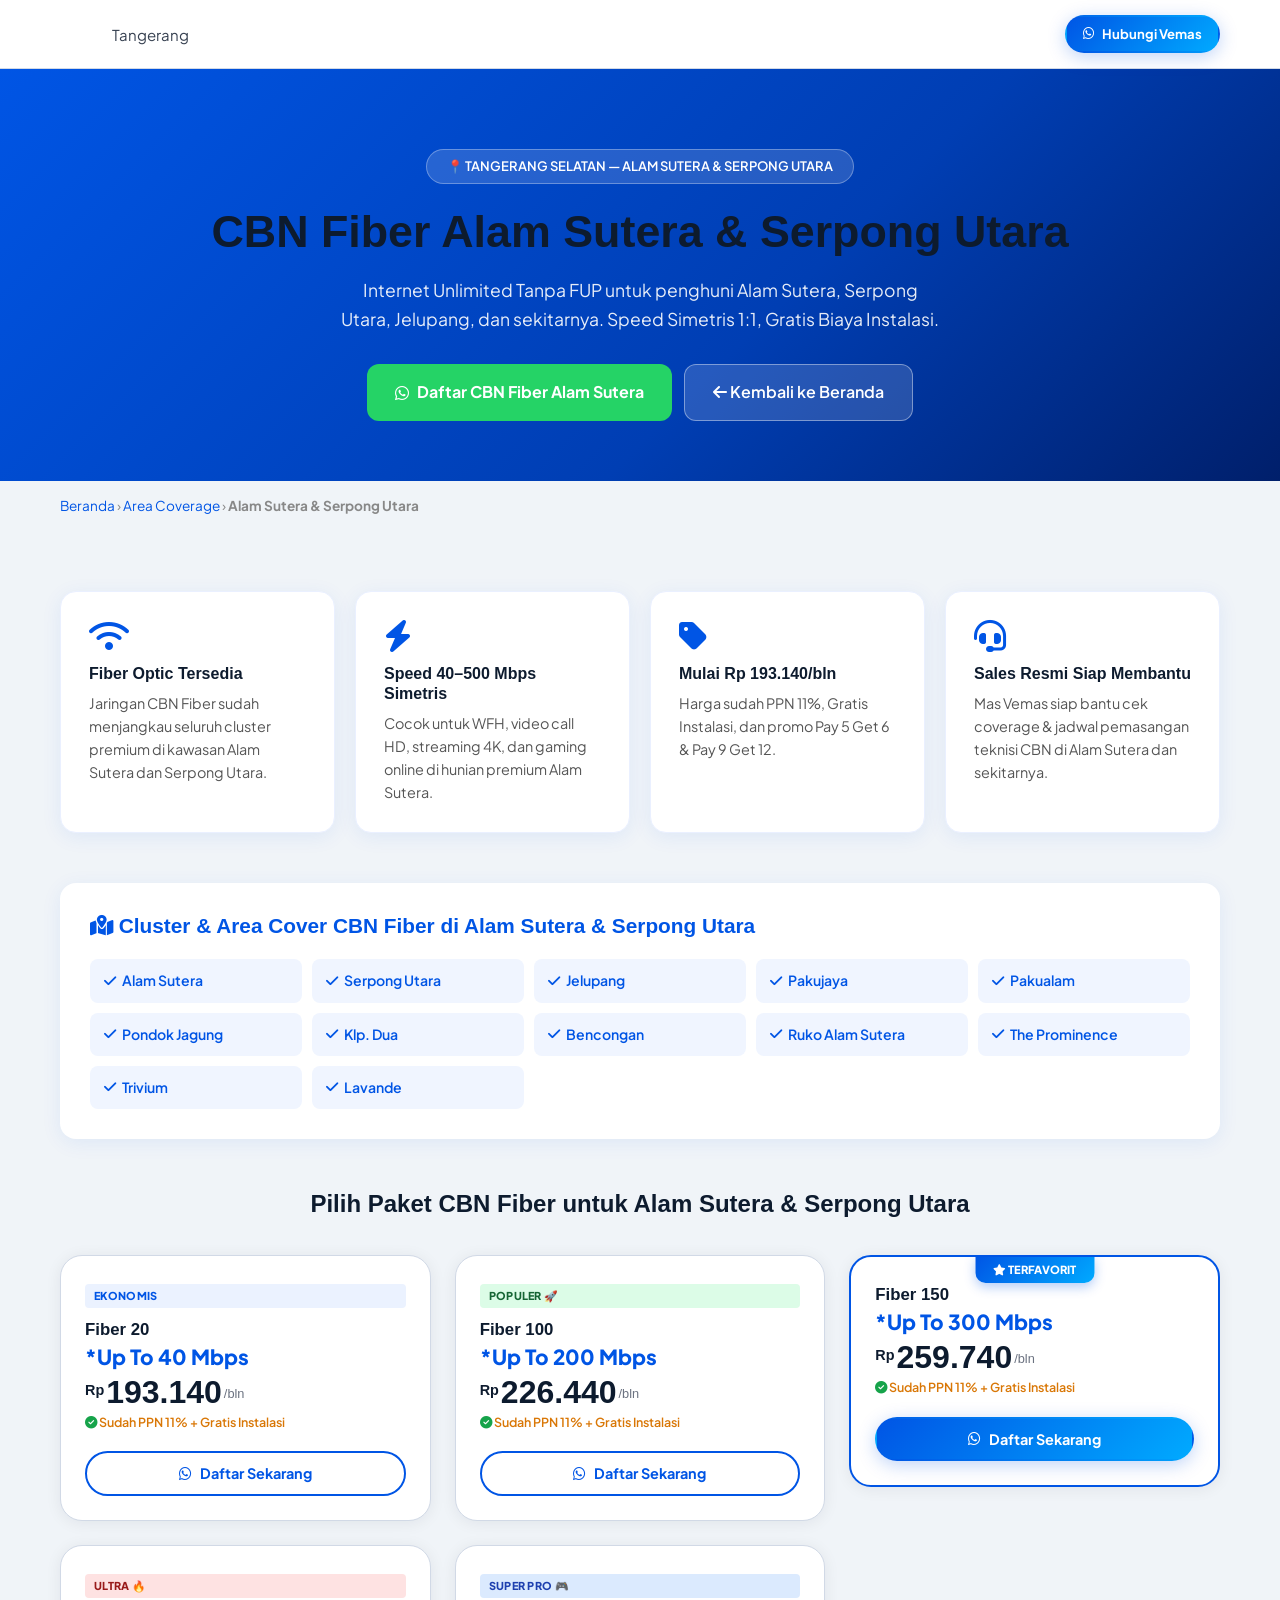
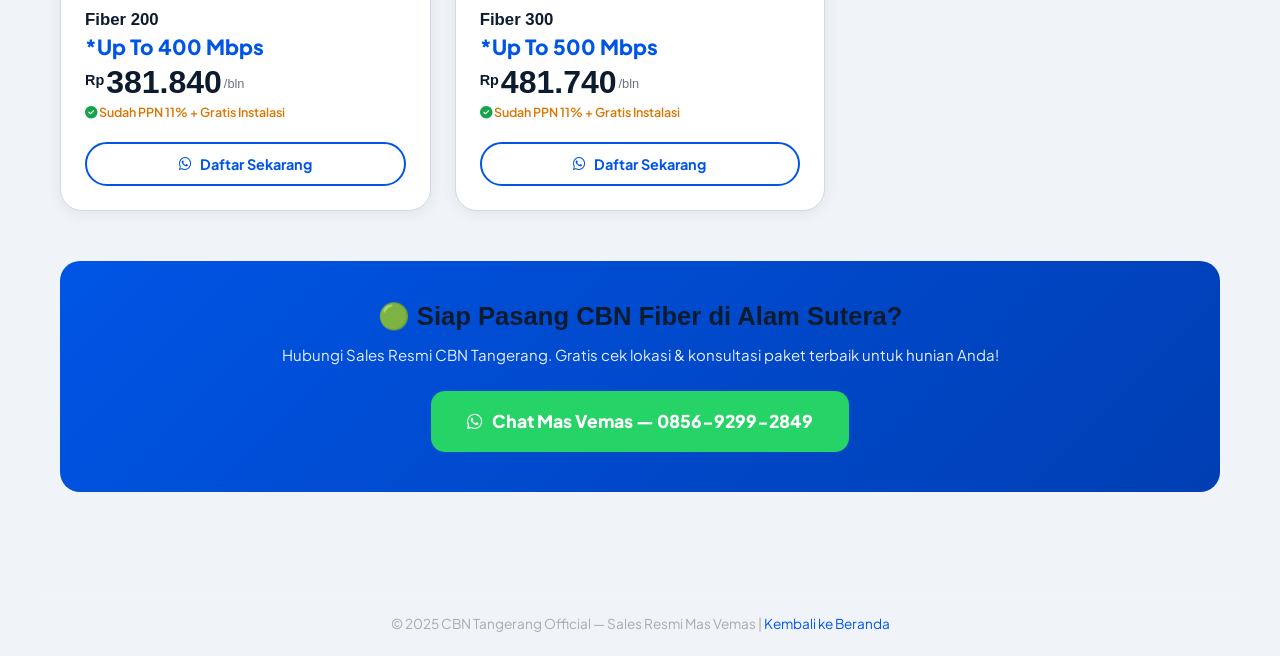
<file: alam-sutera.html>
<!DOCTYPE html>
<html lang="id">
<head>
    <meta charset="UTF-8"><meta name="viewport" content="width=device-width, initial-scale=1.0">
    <title>CBN Fiber Alam Sutera & Serpong Utara - Internet Unlimited | Sales Vemas 0856-9299-2849</title>
    <meta name="description" content="Pasang Internet CBN Fiber di Alam Sutera & Serpong Utara. Unlimited Tanpa FUP, Simetris 1:1, Gratis Installasi. Mulai Rp 193.140/bln. Hubungi Sales Resmi Vemas: 0856-9299-2849.">
    <meta name="keywords" content="CBN Fiber Alam Sutera, Internet Alam Sutera, WiFi Alam Sutera, CBN Serpong Utara, Provider Internet Alam Sutera, Sales CBN Alam Sutera, Pasang WiFi Alam Sutera">
    <meta name="robots" content="index, follow">
    <link rel="canonical" href="https://cbntangerangofficial.com/alam-sutera.html">
    <link rel="icon" type="image/svg+xml" href="data:image/svg+xml,<svg xmlns='http://www.w3.org/2000/svg' viewBox='0 0 100 100'><rect width='100' height='100' rx='16' fill='%230055E5'/><text y='68' x='50' text-anchor='middle' font-size='42' font-weight='900' font-family='Arial,sans-serif' fill='white'>CBN</text></svg>">
    <meta name="theme-color" content="#0055E5">
    <meta property="og:title" content="CBN Fiber Alam Sutera & Serpong Utara - Internet Unlimited">
    <meta property="og:description" content="Promo CBN Fiber Alam Sutera. Mulai Rp 193.140/bln. Gratis Installasi. Hubungi Vemas: 0856-9299-2849.">
    <meta property="og:url" content="https://cbntangerangofficial.com/alam-sutera.html">
    <script type="application/ld+json">{"@context":"https://schema.org","@type":"LocalBusiness","name":"CBN Fiber Alam Sutera - Sales Resmi Vemas","telephone":"+6285692992849","url":"https://cbntangerangofficial.com/alam-sutera.html","address":{"@type":"PostalAddress","addressLocality":"Alam Sutera, Serpong Utara","addressRegion":"Banten","addressCountry":"ID"},"areaServed":["Alam Sutera","Serpong Utara","Tangerang Selatan"]}</script>
    <link rel="preconnect" href="https://fonts.googleapis.com">
    <link href="https://fonts.googleapis.com/css2?family=Plus+Jakarta+Sans:wght@400;600;700;800&display=swap" rel="stylesheet">
    <link rel="stylesheet" href="https://cdnjs.cloudflare.com/ajax/libs/font-awesome/6.5.1/css/all.min.css">
    <link rel="stylesheet" href="styles.css">
    <style>
        .area-hero{background:linear-gradient(135deg,#0055E5 0%,#003EB3 60%,#001F6B 100%);padding:80px 0 60px;text-align:center;color:white}
        .area-hero .area-tag{background:rgba(255,255,255,.15);border:1px solid rgba(255,255,255,.3);border-radius:30px;padding:6px 20px;display:inline-block;font-size:13px;font-weight:600;margin-bottom:20px}
        .area-hero h1{font-size:clamp(1.8rem,4vw,2.8rem);font-weight:800;margin-bottom:16px}
        .area-hero p{font-size:1.1rem;opacity:.9;max-width:600px;margin:0 auto 30px}
        .area-hero .cta-group{display:flex;gap:12px;justify-content:center;flex-wrap:wrap}
        .area-hero .btn-wa{background:#25D366;color:white;padding:14px 28px;border-radius:12px;font-weight:700;font-size:1rem;text-decoration:none;display:inline-flex;align-items:center;gap:8px}
        .area-hero .btn-back{background:rgba(255,255,255,.15);color:white;padding:14px 28px;border-radius:12px;font-weight:600;font-size:1rem;text-decoration:none;border:1px solid rgba(255,255,255,.4)}
        .area-content{padding:60px 0}
        .area-info-grid{display:grid;grid-template-columns:repeat(auto-fit,minmax(250px,1fr));gap:20px;margin-bottom:50px}
        .area-info-card{background:white;border-radius:16px;padding:28px;box-shadow:0 4px 20px rgba(0,85,229,.08);border:1px solid #eaf0ff}
        .area-info-card i{font-size:2rem;color:#0055E5;margin-bottom:12px}
        .area-info-card h3{font-size:1rem;font-weight:700;margin-bottom:8px}
        .area-info-card p{font-size:.9rem;color:#555;line-height:1.6}
        .kelurahan-list{background:white;border-radius:16px;padding:30px;box-shadow:0 4px 20px rgba(0,85,229,.08);margin-bottom:50px}
        .kelurahan-list h2{font-size:1.3rem;font-weight:800;margin-bottom:20px;color:#0055E5}
        .kelurahan-grid{display:grid;grid-template-columns:repeat(auto-fill,minmax(180px,1fr));gap:10px}
        .kelurahan-chip{background:#f0f5ff;border-radius:8px;padding:10px 14px;font-size:.88rem;font-weight:600;color:#0055E5;display:flex;align-items:center;gap:6px}
        .cta-footer{background:linear-gradient(135deg,#0055E5,#003EB3);border-radius:20px;padding:40px;text-align:center;color:white}
        .cta-footer h2{font-size:1.6rem;font-weight:800;margin-bottom:10px}
        .cta-footer p{opacity:.9;margin-bottom:24px}
        .cta-footer .btn-wa-big{background:#25D366;color:white;padding:16px 36px;border-radius:14px;font-weight:800;font-size:1.1rem;text-decoration:none;display:inline-flex;align-items:center;gap:10px}
        .breadcrumb{padding:14px 0;font-size:.85rem;color:#888}
        .breadcrumb a{color:#0055E5;text-decoration:none}
    </style>
</head>
<body>
    <nav class="navbar"><div class="container nav-container"><a href="index.html" class="nav-logo"><span class="logo-cbn">CBN</span><span class="logo-tangerang">Tangerang</span></a><a href="https://wa.me/6285692992849?text=Halo%20Mas%20Vemas,%20saya%20dari%20area%20Alam%20Sutera%20ingin%20info%20CBN%20Fiber" target="_blank" class="btn btn-primary btn-sm"><i class="fa-brands fa-whatsapp"></i> Hubungi Vemas</a></div></nav>
    <div class="area-hero">
        <div class="container">
            <div class="area-tag">📍 TANGERANG SELATAN — ALAM SUTERA & SERPONG UTARA</div>
            <h1>CBN Fiber Alam Sutera & Serpong Utara</h1>
            <p>Internet Unlimited Tanpa FUP untuk penghuni Alam Sutera, Serpong Utara, Jelupang, dan sekitarnya. Speed Simetris 1:1, Gratis Biaya Instalasi.</p>
            <div class="cta-group">
                <a href="https://wa.me/6285692992849?text=Halo%20Mas%20Vemas%20(Sales%20CBN%20Tangerang),%20saya%20tinggal%20di%20Alam%20Sutera%20ingin%20daftar%20paket%20CBN%20Fiber" target="_blank" class="btn-wa"><i class="fa-brands fa-whatsapp"></i> Daftar CBN Fiber Alam Sutera</a>
                <a href="index.html" class="btn-back"><i class="fa-solid fa-arrow-left"></i> Kembali ke Beranda</a>
            </div>
        </div>
    </div>
    <div class="container"><div class="breadcrumb"><a href="index.html">Beranda</a> › <a href="index.html#coverage">Area Coverage</a> › <strong>Alam Sutera & Serpong Utara</strong></div></div>
    <section class="area-content">
        <div class="container">
            <div class="area-info-grid">
                <div class="area-info-card"><i class="fa-solid fa-wifi"></i><h3>Fiber Optic Tersedia</h3><p>Jaringan CBN Fiber sudah menjangkau seluruh cluster premium di kawasan Alam Sutera dan Serpong Utara.</p></div>
                <div class="area-info-card"><i class="fa-solid fa-bolt"></i><h3>Speed 40–500 Mbps Simetris</h3><p>Cocok untuk WFH, video call HD, streaming 4K, dan gaming online di hunian premium Alam Sutera.</p></div>
                <div class="area-info-card"><i class="fa-solid fa-tag"></i><h3>Mulai Rp 193.140/bln</h3><p>Harga sudah PPN 11%, Gratis Instalasi, dan promo Pay 5 Get 6 & Pay 9 Get 12.</p></div>
                <div class="area-info-card"><i class="fa-solid fa-headset"></i><h3>Sales Resmi Siap Membantu</h3><p>Mas Vemas siap bantu cek coverage & jadwal pemasangan teknisi CBN di Alam Sutera dan sekitarnya.</p></div>
            </div>
            <div class="kelurahan-list">
                <h2><i class="fa-solid fa-map-location-dot"></i> Cluster & Area Cover CBN Fiber di Alam Sutera & Serpong Utara</h2>
                <div class="kelurahan-grid">
                    <div class="kelurahan-chip"><i class="fa-solid fa-check"></i> Alam Sutera</div>
                    <div class="kelurahan-chip"><i class="fa-solid fa-check"></i> Serpong Utara</div>
                    <div class="kelurahan-chip"><i class="fa-solid fa-check"></i> Jelupang</div>
                    <div class="kelurahan-chip"><i class="fa-solid fa-check"></i> Pakujaya</div>
                    <div class="kelurahan-chip"><i class="fa-solid fa-check"></i> Pakualam</div>
                    <div class="kelurahan-chip"><i class="fa-solid fa-check"></i> Pondok Jagung</div>
                    <div class="kelurahan-chip"><i class="fa-solid fa-check"></i> Klp. Dua</div>
                    <div class="kelurahan-chip"><i class="fa-solid fa-check"></i> Bencongan</div>
                    <div class="kelurahan-chip"><i class="fa-solid fa-check"></i> Ruko Alam Sutera</div>
                    <div class="kelurahan-chip"><i class="fa-solid fa-check"></i> The Prominence</div>
                    <div class="kelurahan-chip"><i class="fa-solid fa-check"></i> Trivium</div>
                    <div class="kelurahan-chip"><i class="fa-solid fa-check"></i> Lavande</div>
                </div>
            </div>
            <h2 style="text-align:center;font-size:1.5rem;font-weight:800;margin-bottom:30px;">Pilih Paket CBN Fiber untuk Alam Sutera & Serpong Utara</h2>
            <div class="pricing-grid">
                <div class="price-card" data-category="home"><div class="price-badge">EKONOMIS</div><div class="price-header"><h3>Fiber 20</h3><p class="speed-title">*Up To 40 Mbps</p></div><div class="price-body"><div class="price-tag"><span class="currency">Rp</span><span class="amount">193.140</span><span class="period">/bln</span></div><p class="promo-text"><i class="fa-solid fa-circle-check text-success"></i> Sudah PPN 11% + Gratis Instalasi</p></div><div class="price-footer"><a href="https://wa.me/6285692992849?text=Halo%20Mas%20Vemas,%20saya%20area%20Alam%20Sutera%20ingin%20Fiber%2020%20(Rp.193.140/bln)" target="_blank" class="btn btn-outline-primary btn-block"><i class="fa-brands fa-whatsapp"></i> Daftar Sekarang</a></div></div>
                <div class="price-card" data-category="home"><div class="price-badge bg-safe">POPULER 🚀</div><div class="price-header"><h3>Fiber 100</h3><p class="speed-title">*Up To 200 Mbps</p></div><div class="price-body"><div class="price-tag"><span class="currency">Rp</span><span class="amount">226.440</span><span class="period">/bln</span></div><p class="promo-text"><i class="fa-solid fa-circle-check text-success"></i> Sudah PPN 11% + Gratis Instalasi</p></div><div class="price-footer"><a href="https://wa.me/6285692992849?text=Halo%20Mas%20Vemas,%20saya%20area%20Alam%20Sutera%20ingin%20Fiber%20100%20(Rp.226.440/bln)" target="_blank" class="btn btn-outline-primary btn-block"><i class="fa-brands fa-whatsapp"></i> Daftar Sekarang</a></div></div>
                <div class="price-card popular-card" data-category="home"><div class="popular-ribbon"><i class="fa-solid fa-star"></i> TERFAVORIT</div><div class="price-header"><h3>Fiber 150</h3><p class="speed-title">*Up To 300 Mbps</p></div><div class="price-body"><div class="price-tag"><span class="currency">Rp</span><span class="amount">259.740</span><span class="period">/bln</span></div><p class="promo-text"><i class="fa-solid fa-circle-check text-success"></i> Sudah PPN 11% + Gratis Instalasi</p></div><div class="price-footer"><a href="https://wa.me/6285692992849?text=Halo%20Mas%20Vemas,%20saya%20area%20Alam%20Sutera%20ingin%20Fiber%20150%20(Rp.259.740/bln)" target="_blank" class="btn btn-primary btn-block glow-effect"><i class="fa-brands fa-whatsapp"></i> Daftar Sekarang</a></div></div>
                <div class="price-card" data-category="home"><div class="price-badge bg-pro">ULTRA 🔥</div><div class="price-header"><h3>Fiber 200</h3><p class="speed-title">*Up To 400 Mbps</p></div><div class="price-body"><div class="price-tag"><span class="currency">Rp</span><span class="amount">381.840</span><span class="period">/bln</span></div><p class="promo-text"><i class="fa-solid fa-circle-check text-success"></i> Sudah PPN 11% + Gratis Instalasi</p></div><div class="price-footer"><a href="https://wa.me/6285692992849?text=Halo%20Mas%20Vemas,%20saya%20area%20Alam%20Sutera%20ingin%20Fiber%20200%20(Rp.381.840/bln)" target="_blank" class="btn btn-outline-primary btn-block"><i class="fa-brands fa-whatsapp"></i> Daftar Sekarang</a></div></div>
                <div class="price-card" data-category="home"><div class="price-badge bg-enterprise">SUPER PRO 🎮</div><div class="price-header"><h3>Fiber 300</h3><p class="speed-title">*Up To 500 Mbps</p></div><div class="price-body"><div class="price-tag"><span class="currency">Rp</span><span class="amount">481.740</span><span class="period">/bln</span></div><p class="promo-text"><i class="fa-solid fa-circle-check text-success"></i> Sudah PPN 11% + Gratis Instalasi</p></div><div class="price-footer"><a href="https://wa.me/6285692992849?text=Halo%20Mas%20Vemas,%20saya%20area%20Alam%20Sutera%20ingin%20Fiber%20300%20(Rp.481.740/bln)" target="_blank" class="btn btn-outline-primary btn-block"><i class="fa-brands fa-whatsapp"></i> Daftar Sekarang</a></div></div>
            </div>
            <br><br>
            <div class="cta-footer">
                <h2>🟢 Siap Pasang CBN Fiber di Alam Sutera?</h2>
                <p>Hubungi Sales Resmi CBN Tangerang. Gratis cek lokasi & konsultasi paket terbaik untuk hunian Anda!</p>
                <a href="https://wa.me/6285692992849?text=Halo%20Mas%20Vemas,%20saya%20ingin%20pasang%20CBN%20Fiber%20di%20Alam%20Sutera" target="_blank" class="btn-wa-big"><i class="fa-brands fa-whatsapp"></i> Chat Mas Vemas — 0856-9299-2849</a>
            </div>
        </div>
    </section>
    <footer class="footer" style="margin-top:40px;"><div class="container footer-bottom" style="text-align:center;padding:20px 0;color:#aaa;font-size:.85rem;"><p>© 2025 CBN Tangerang Official — Sales Resmi Mas Vemas | <a href="index.html" style="color:#0055E5;">Kembali ke Beranda</a></p></div></footer>
</body>
</html>
</file>
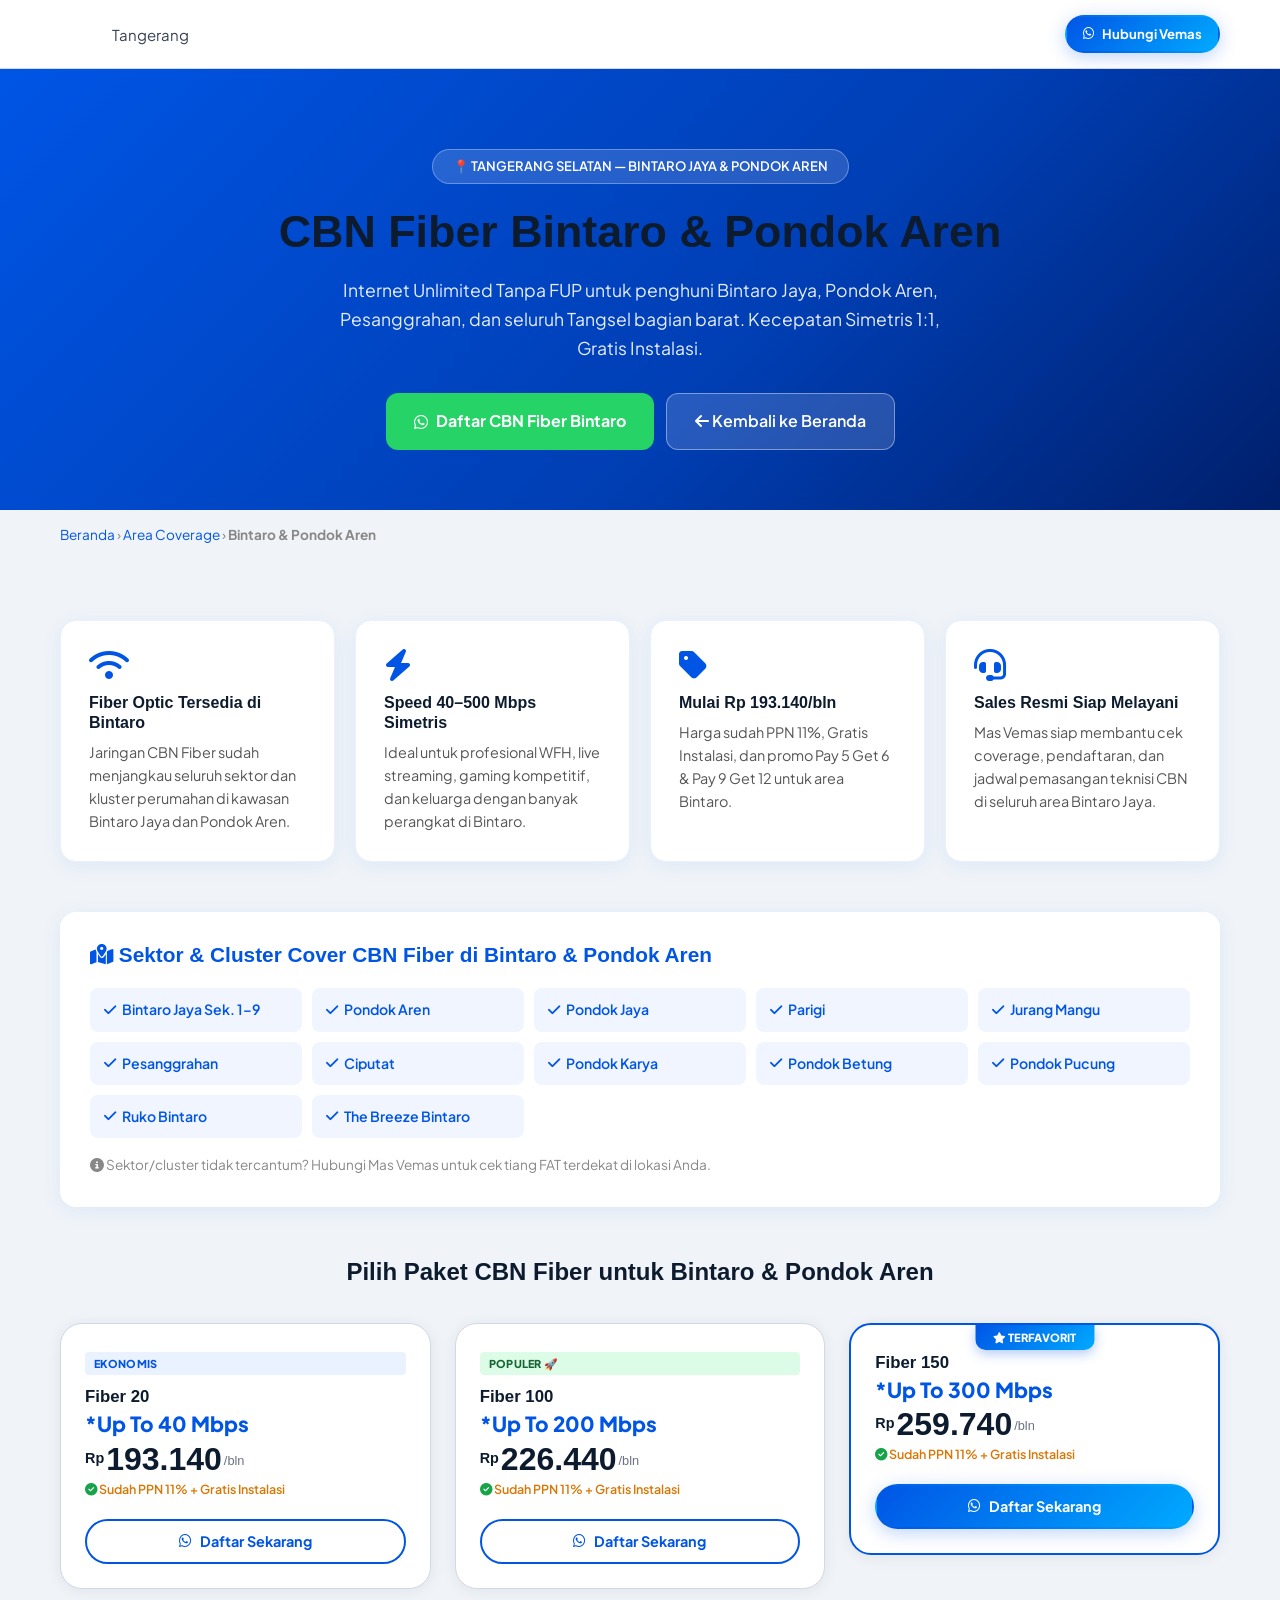
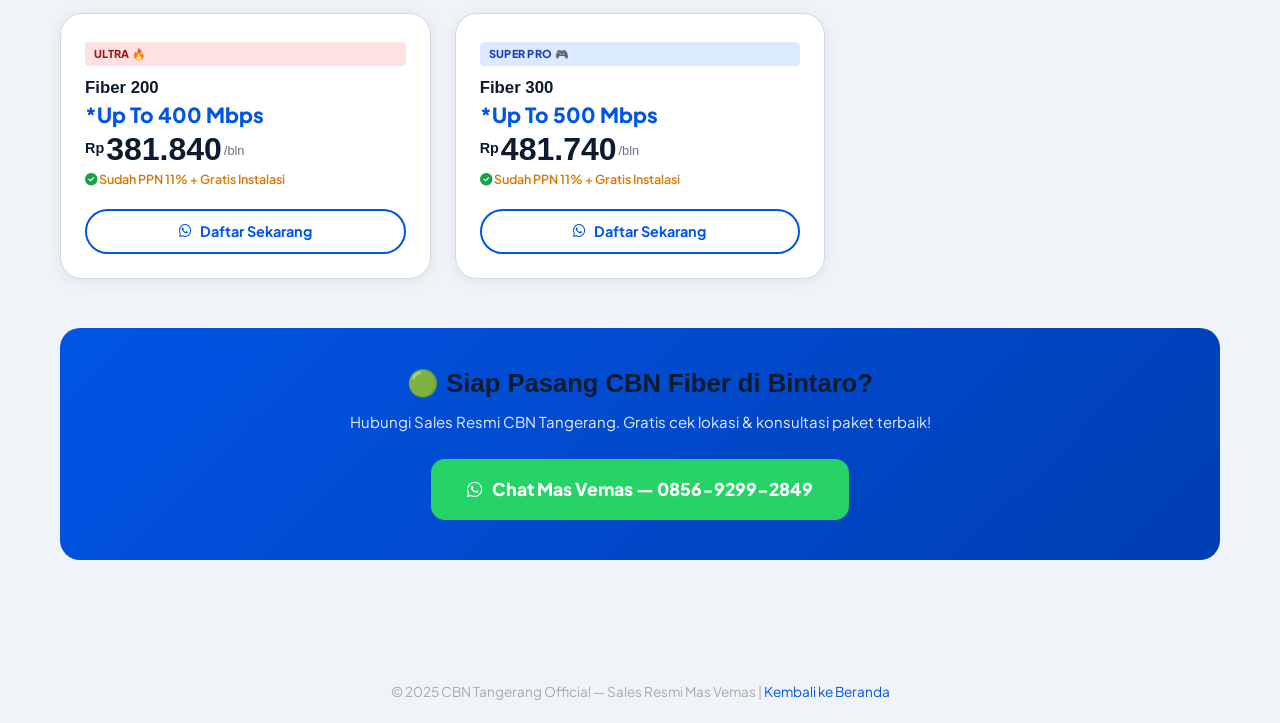
<file: bintaro.html>
<!DOCTYPE html>
<html lang="id">
<head>
    <meta charset="UTF-8"><meta name="viewport" content="width=device-width, initial-scale=1.0">
    <title>CBN Fiber Bintaro & Pondok Aren - Internet Unlimited | Sales Vemas 0856-9299-2849</title>
    <meta name="description" content="Pasang Internet CBN Fiber di Bintaro Jaya & Pondok Aren Tangerang Selatan. Unlimited Tanpa FUP, Simetris 1:1, Gratis Installasi. Mulai Rp 193.140/bln. Hubungi Sales Resmi Vemas: 0856-9299-2849.">
    <meta name="keywords" content="CBN Fiber Bintaro, Internet Bintaro, WiFi Bintaro, CBN Pondok Aren, Provider Internet Bintaro Jaya, Sales CBN Bintaro, Pasang WiFi Bintaro, CBN Tangerang Selatan Bintaro">
    <meta name="robots" content="index, follow">
    <link rel="canonical" href="https://cbntangerangofficial.com/bintaro.html">
    <link rel="icon" type="image/svg+xml" href="data:image/svg+xml,<svg xmlns='http://www.w3.org/2000/svg' viewBox='0 0 100 100'><rect width='100' height='100' rx='16' fill='%230055E5'/><text y='68' x='50' text-anchor='middle' font-size='42' font-weight='900' font-family='Arial,sans-serif' fill='white'>CBN</text></svg>">
    <meta name="theme-color" content="#0055E5">
    <meta property="og:title" content="CBN Fiber Bintaro & Pondok Aren - Internet Unlimited Simetris 1:1">
    <meta property="og:description" content="Promo CBN Fiber Bintaro Jaya & Pondok Aren. Mulai Rp 193.140/bln. Gratis Installasi. Hubungi Vemas: 0856-9299-2849.">
    <meta property="og:url" content="https://cbntangerangofficial.com/bintaro.html">
    <script type="application/ld+json">{"@context":"https://schema.org","@type":"LocalBusiness","name":"CBN Fiber Bintaro - Sales Resmi Vemas","telephone":"+6285692992849","url":"https://cbntangerangofficial.com/bintaro.html","address":{"@type":"PostalAddress","addressLocality":"Bintaro, Pondok Aren, Tangerang Selatan","addressRegion":"Banten","addressCountry":"ID"},"areaServed":["Bintaro","Pondok Aren","Tangerang Selatan","Pesanggrahan"]}</script>
    <link rel="preconnect" href="https://fonts.googleapis.com">
    <link href="https://fonts.googleapis.com/css2?family=Plus+Jakarta+Sans:wght@400;600;700;800&display=swap" rel="stylesheet">
    <link rel="stylesheet" href="https://cdnjs.cloudflare.com/ajax/libs/font-awesome/6.5.1/css/all.min.css">
    <link rel="stylesheet" href="styles.css">
    <style>
        .area-hero{background:linear-gradient(135deg,#0055E5 0%,#003EB3 60%,#001F6B 100%);padding:80px 0 60px;text-align:center;color:white}
        .area-hero .area-tag{background:rgba(255,255,255,.15);border:1px solid rgba(255,255,255,.3);border-radius:30px;padding:6px 20px;display:inline-block;font-size:13px;font-weight:600;margin-bottom:20px}
        .area-hero h1{font-size:clamp(1.8rem,4vw,2.8rem);font-weight:800;margin-bottom:16px}
        .area-hero p{font-size:1.1rem;opacity:.9;max-width:600px;margin:0 auto 30px}
        .area-hero .cta-group{display:flex;gap:12px;justify-content:center;flex-wrap:wrap}
        .area-hero .btn-wa{background:#25D366;color:white;padding:14px 28px;border-radius:12px;font-weight:700;font-size:1rem;text-decoration:none;display:inline-flex;align-items:center;gap:8px}
        .area-hero .btn-back{background:rgba(255,255,255,.15);color:white;padding:14px 28px;border-radius:12px;font-weight:600;font-size:1rem;text-decoration:none;border:1px solid rgba(255,255,255,.4)}
        .area-content{padding:60px 0}
        .area-info-grid{display:grid;grid-template-columns:repeat(auto-fit,minmax(250px,1fr));gap:20px;margin-bottom:50px}
        .area-info-card{background:white;border-radius:16px;padding:28px;box-shadow:0 4px 20px rgba(0,85,229,.08);border:1px solid #eaf0ff}
        .area-info-card i{font-size:2rem;color:#0055E5;margin-bottom:12px}
        .area-info-card h3{font-size:1rem;font-weight:700;margin-bottom:8px}
        .area-info-card p{font-size:.9rem;color:#555;line-height:1.6}
        .kelurahan-list{background:white;border-radius:16px;padding:30px;box-shadow:0 4px 20px rgba(0,85,229,.08);margin-bottom:50px}
        .kelurahan-list h2{font-size:1.3rem;font-weight:800;margin-bottom:20px;color:#0055E5}
        .kelurahan-grid{display:grid;grid-template-columns:repeat(auto-fill,minmax(180px,1fr));gap:10px}
        .kelurahan-chip{background:#f0f5ff;border-radius:8px;padding:10px 14px;font-size:.88rem;font-weight:600;color:#0055E5;display:flex;align-items:center;gap:6px}
        .cta-footer{background:linear-gradient(135deg,#0055E5,#003EB3);border-radius:20px;padding:40px;text-align:center;color:white}
        .cta-footer h2{font-size:1.6rem;font-weight:800;margin-bottom:10px}
        .cta-footer p{opacity:.9;margin-bottom:24px}
        .cta-footer .btn-wa-big{background:#25D366;color:white;padding:16px 36px;border-radius:14px;font-weight:800;font-size:1.1rem;text-decoration:none;display:inline-flex;align-items:center;gap:10px}
        .breadcrumb{padding:14px 0;font-size:.85rem;color:#888}
        .breadcrumb a{color:#0055E5;text-decoration:none}
    </style>
</head>
<body>
    <nav class="navbar"><div class="container nav-container"><a href="index.html" class="nav-logo"><span class="logo-cbn">CBN</span><span class="logo-tangerang">Tangerang</span></a><a href="https://wa.me/6285692992849?text=Halo%20Mas%20Vemas,%20saya%20dari%20Bintaro%20ingin%20info%20CBN%20Fiber" target="_blank" class="btn btn-primary btn-sm"><i class="fa-brands fa-whatsapp"></i> Hubungi Vemas</a></div></nav>
    <div class="area-hero">
        <div class="container">
            <div class="area-tag">📍 TANGERANG SELATAN — BINTARO JAYA & PONDOK AREN</div>
            <h1>CBN Fiber Bintaro & Pondok Aren</h1>
            <p>Internet Unlimited Tanpa FUP untuk penghuni Bintaro Jaya, Pondok Aren, Pesanggrahan, dan seluruh Tangsel bagian barat. Kecepatan Simetris 1:1, Gratis Instalasi.</p>
            <div class="cta-group">
                <a href="https://wa.me/6285692992849?text=Halo%20Mas%20Vemas%20(Sales%20CBN),%20saya%20tinggal%20di%20Bintaro%20ingin%20daftar%20CBN%20Fiber" target="_blank" class="btn-wa"><i class="fa-brands fa-whatsapp"></i> Daftar CBN Fiber Bintaro</a>
                <a href="index.html" class="btn-back"><i class="fa-solid fa-arrow-left"></i> Kembali ke Beranda</a>
            </div>
        </div>
    </div>
    <div class="container"><div class="breadcrumb"><a href="index.html">Beranda</a> › <a href="index.html#coverage">Area Coverage</a> › <strong>Bintaro & Pondok Aren</strong></div></div>
    <section class="area-content">
        <div class="container">
            <div class="area-info-grid">
                <div class="area-info-card"><i class="fa-solid fa-wifi"></i><h3>Fiber Optic Tersedia di Bintaro</h3><p>Jaringan CBN Fiber sudah menjangkau seluruh sektor dan kluster perumahan di kawasan Bintaro Jaya dan Pondok Aren.</p></div>
                <div class="area-info-card"><i class="fa-solid fa-bolt"></i><h3>Speed 40–500 Mbps Simetris</h3><p>Ideal untuk profesional WFH, live streaming, gaming kompetitif, dan keluarga dengan banyak perangkat di Bintaro.</p></div>
                <div class="area-info-card"><i class="fa-solid fa-tag"></i><h3>Mulai Rp 193.140/bln</h3><p>Harga sudah PPN 11%, Gratis Instalasi, dan promo Pay 5 Get 6 & Pay 9 Get 12 untuk area Bintaro.</p></div>
                <div class="area-info-card"><i class="fa-solid fa-headset"></i><h3>Sales Resmi Siap Melayani</h3><p>Mas Vemas siap membantu cek coverage, pendaftaran, dan jadwal pemasangan teknisi CBN di seluruh area Bintaro Jaya.</p></div>
            </div>
            <div class="kelurahan-list">
                <h2><i class="fa-solid fa-map-location-dot"></i> Sektor & Cluster Cover CBN Fiber di Bintaro & Pondok Aren</h2>
                <div class="kelurahan-grid">
                    <div class="kelurahan-chip"><i class="fa-solid fa-check"></i> Bintaro Jaya Sek. 1–9</div>
                    <div class="kelurahan-chip"><i class="fa-solid fa-check"></i> Pondok Aren</div>
                    <div class="kelurahan-chip"><i class="fa-solid fa-check"></i> Pondok Jaya</div>
                    <div class="kelurahan-chip"><i class="fa-solid fa-check"></i> Parigi</div>
                    <div class="kelurahan-chip"><i class="fa-solid fa-check"></i> Jurang Mangu</div>
                    <div class="kelurahan-chip"><i class="fa-solid fa-check"></i> Pesanggrahan</div>
                    <div class="kelurahan-chip"><i class="fa-solid fa-check"></i> Ciputat</div>
                    <div class="kelurahan-chip"><i class="fa-solid fa-check"></i> Pondok Karya</div>
                    <div class="kelurahan-chip"><i class="fa-solid fa-check"></i> Pondok Betung</div>
                    <div class="kelurahan-chip"><i class="fa-solid fa-check"></i> Pondok Pucung</div>
                    <div class="kelurahan-chip"><i class="fa-solid fa-check"></i> Ruko Bintaro</div>
                    <div class="kelurahan-chip"><i class="fa-solid fa-check"></i> The Breeze Bintaro</div>
                </div>
                <p style="margin-top:16px;font-size:.85rem;color:#888;"><i class="fa-solid fa-circle-info"></i> Sektor/cluster tidak tercantum? Hubungi Mas Vemas untuk cek tiang FAT terdekat di lokasi Anda.</p>
            </div>
            <h2 style="text-align:center;font-size:1.5rem;font-weight:800;margin-bottom:30px;">Pilih Paket CBN Fiber untuk Bintaro & Pondok Aren</h2>
            <div class="pricing-grid">
                <div class="price-card" data-category="home"><div class="price-badge">EKONOMIS</div><div class="price-header"><h3>Fiber 20</h3><p class="speed-title">*Up To 40 Mbps</p></div><div class="price-body"><div class="price-tag"><span class="currency">Rp</span><span class="amount">193.140</span><span class="period">/bln</span></div><p class="promo-text"><i class="fa-solid fa-circle-check text-success"></i> Sudah PPN 11% + Gratis Instalasi</p></div><div class="price-footer"><a href="https://wa.me/6285692992849?text=Halo%20Mas%20Vemas,%20saya%20area%20Bintaro%20ingin%20Fiber%2020%20(Rp.193.140/bln)" target="_blank" class="btn btn-outline-primary btn-block"><i class="fa-brands fa-whatsapp"></i> Daftar Sekarang</a></div></div>
                <div class="price-card" data-category="home"><div class="price-badge bg-safe">POPULER 🚀</div><div class="price-header"><h3>Fiber 100</h3><p class="speed-title">*Up To 200 Mbps</p></div><div class="price-body"><div class="price-tag"><span class="currency">Rp</span><span class="amount">226.440</span><span class="period">/bln</span></div><p class="promo-text"><i class="fa-solid fa-circle-check text-success"></i> Sudah PPN 11% + Gratis Instalasi</p></div><div class="price-footer"><a href="https://wa.me/6285692992849?text=Halo%20Mas%20Vemas,%20saya%20area%20Bintaro%20ingin%20Fiber%20100%20(Rp.226.440/bln)" target="_blank" class="btn btn-outline-primary btn-block"><i class="fa-brands fa-whatsapp"></i> Daftar Sekarang</a></div></div>
                <div class="price-card popular-card" data-category="home"><div class="popular-ribbon"><i class="fa-solid fa-star"></i> TERFAVORIT</div><div class="price-header"><h3>Fiber 150</h3><p class="speed-title">*Up To 300 Mbps</p></div><div class="price-body"><div class="price-tag"><span class="currency">Rp</span><span class="amount">259.740</span><span class="period">/bln</span></div><p class="promo-text"><i class="fa-solid fa-circle-check text-success"></i> Sudah PPN 11% + Gratis Instalasi</p></div><div class="price-footer"><a href="https://wa.me/6285692992849?text=Halo%20Mas%20Vemas,%20saya%20area%20Bintaro%20ingin%20Fiber%20150%20(Rp.259.740/bln)" target="_blank" class="btn btn-primary btn-block glow-effect"><i class="fa-brands fa-whatsapp"></i> Daftar Sekarang</a></div></div>
                <div class="price-card" data-category="home"><div class="price-badge bg-pro">ULTRA 🔥</div><div class="price-header"><h3>Fiber 200</h3><p class="speed-title">*Up To 400 Mbps</p></div><div class="price-body"><div class="price-tag"><span class="currency">Rp</span><span class="amount">381.840</span><span class="period">/bln</span></div><p class="promo-text"><i class="fa-solid fa-circle-check text-success"></i> Sudah PPN 11% + Gratis Instalasi</p></div><div class="price-footer"><a href="https://wa.me/6285692992849?text=Halo%20Mas%20Vemas,%20saya%20area%20Bintaro%20ingin%20Fiber%20200%20(Rp.381.840/bln)" target="_blank" class="btn btn-outline-primary btn-block"><i class="fa-brands fa-whatsapp"></i> Daftar Sekarang</a></div></div>
                <div class="price-card" data-category="home"><div class="price-badge bg-enterprise">SUPER PRO 🎮</div><div class="price-header"><h3>Fiber 300</h3><p class="speed-title">*Up To 500 Mbps</p></div><div class="price-body"><div class="price-tag"><span class="currency">Rp</span><span class="amount">481.740</span><span class="period">/bln</span></div><p class="promo-text"><i class="fa-solid fa-circle-check text-success"></i> Sudah PPN 11% + Gratis Instalasi</p></div><div class="price-footer"><a href="https://wa.me/6285692992849?text=Halo%20Mas%20Vemas,%20saya%20area%20Bintaro%20ingin%20Fiber%20300%20(Rp.481.740/bln)" target="_blank" class="btn btn-outline-primary btn-block"><i class="fa-brands fa-whatsapp"></i> Daftar Sekarang</a></div></div>
            </div>
            <br><br>
            <div class="cta-footer">
                <h2>🟢 Siap Pasang CBN Fiber di Bintaro?</h2>
                <p>Hubungi Sales Resmi CBN Tangerang. Gratis cek lokasi & konsultasi paket terbaik!</p>
                <a href="https://wa.me/6285692992849?text=Halo%20Mas%20Vemas,%20saya%20ingin%20pasang%20CBN%20Fiber%20di%20Bintaro" target="_blank" class="btn-wa-big"><i class="fa-brands fa-whatsapp"></i> Chat Mas Vemas — 0856-9299-2849</a>
            </div>
        </div>
    </section>
    <footer class="footer" style="margin-top:40px;"><div class="container footer-bottom" style="text-align:center;padding:20px 0;color:#aaa;font-size:.85rem;"><p>© 2025 CBN Tangerang Official — Sales Resmi Mas Vemas | <a href="index.html" style="color:#0055E5;">Kembali ke Beranda</a></p></div></footer>
</body>
</html>
</file>
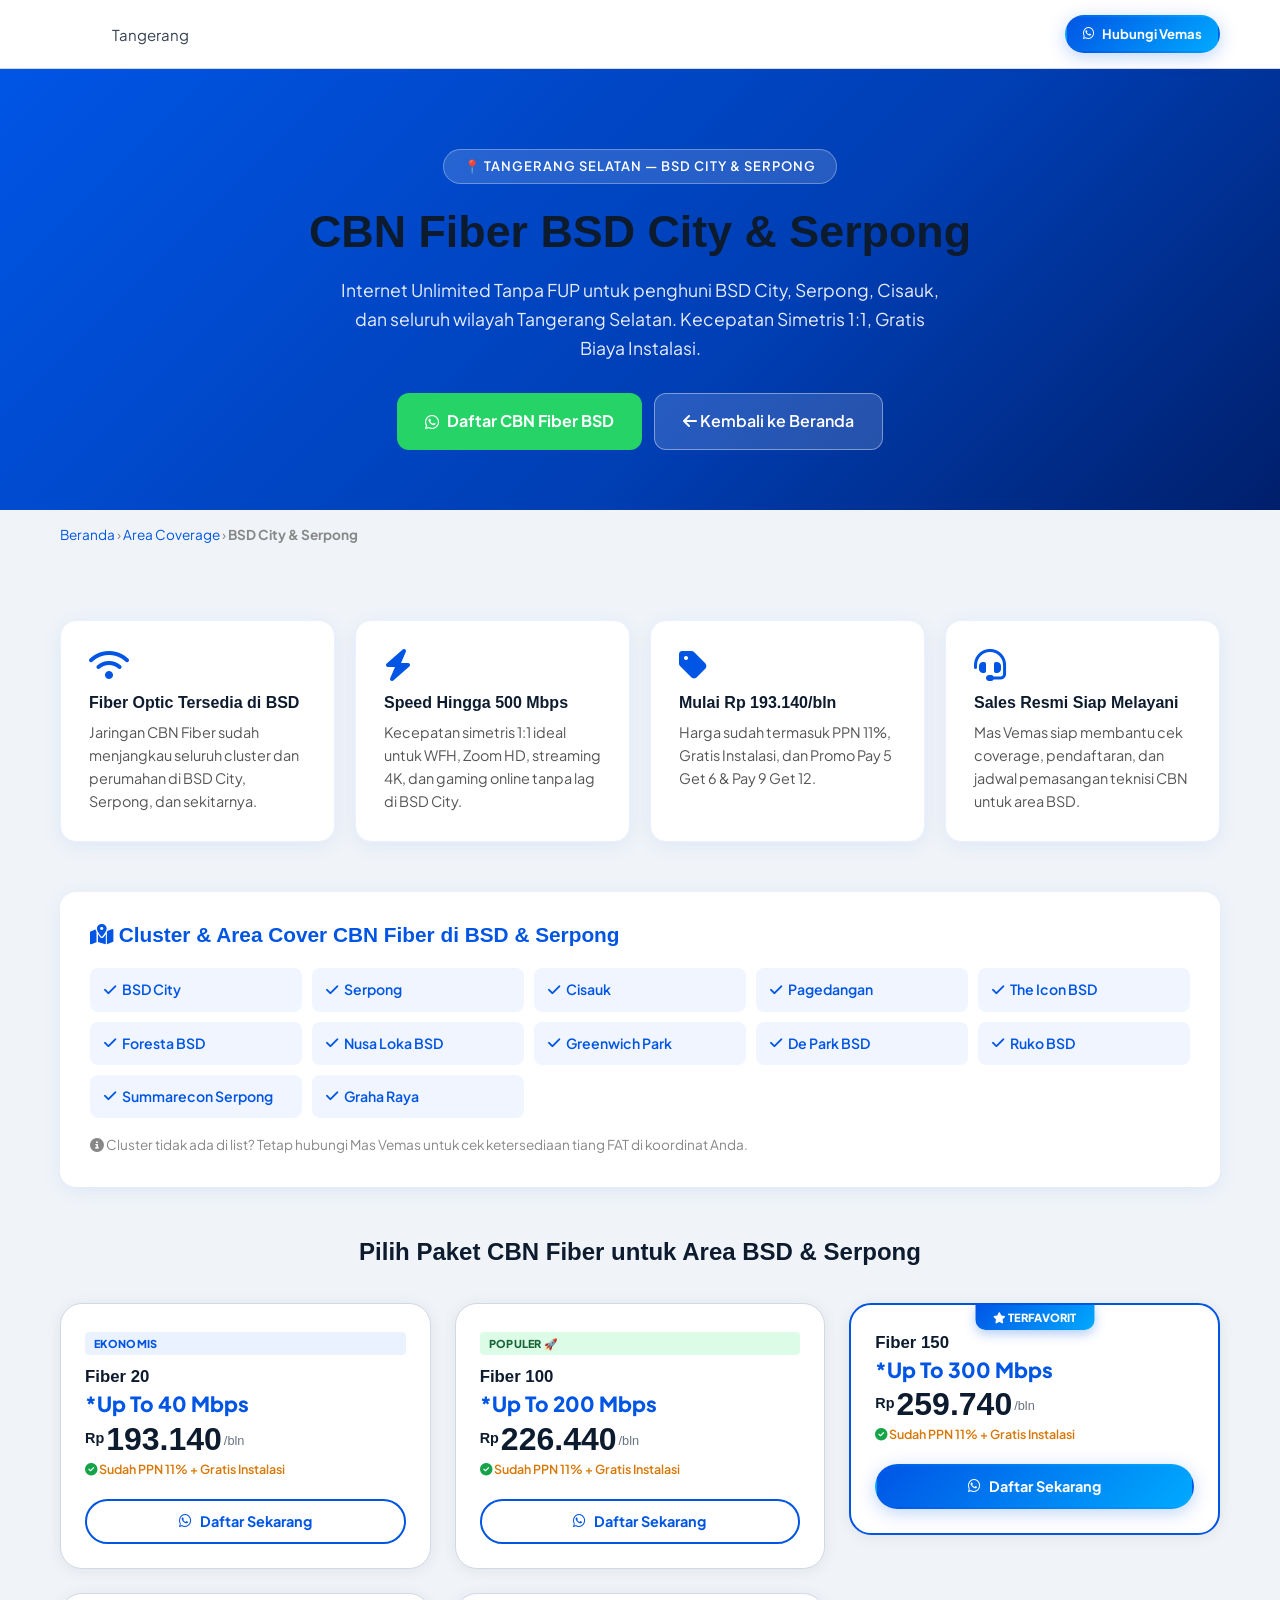
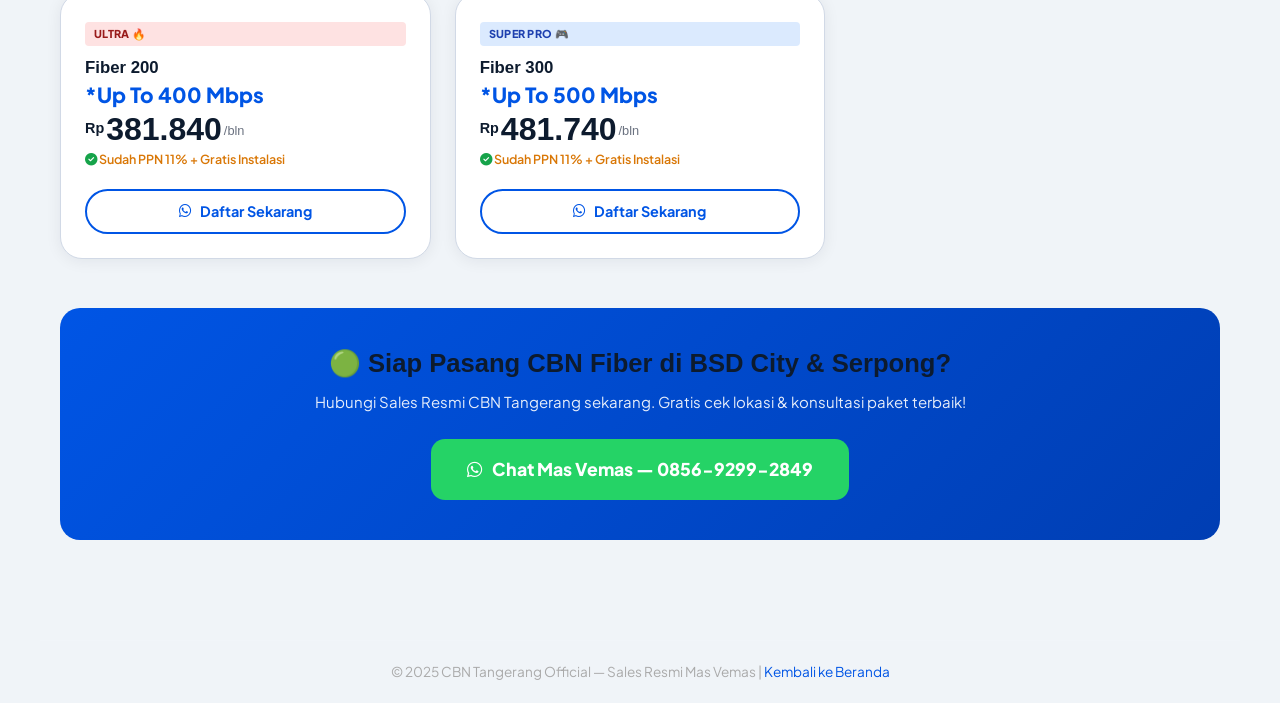
<file: bsd-serpong.html>
<!DOCTYPE html>
<html lang="id">
<head>
    <meta charset="UTF-8">
    <meta name="viewport" content="width=device-width, initial-scale=1.0">
    <title>CBN Fiber BSD City & Serpong - Internet Unlimited Simetris 1:1 | Sales Vemas 0856-9299-2849</title>
    <meta name="description" content="Pasang Internet CBN Fiber di BSD City, Serpong, & Tangerang Selatan. Unlimited Tanpa FUP, Speed Simetris 1:1, Gratis Installasi. Mulai Rp 193.140/bln. Hubungi Sales Resmi Vemas: 0856-9299-2849.">
    <meta name="google-site-verification" content="Ddm2Z9u-pelOEWwO9oMwGY2draa0rowMVQI03vW4xpE" />
    <meta name="keywords" content="CBN Fiber BSD, CBN Fiber Serpong, Internet BSD City, WiFi BSD Serpong, Pasang WiFi BSD, Provider Internet BSD, CBN Tangerang Selatan, Internet Rumah BSD, Sales CBN BSD">
    <meta name="robots" content="index, follow">
    <link rel="canonical" href="https://cbntangerangofficial.com/bsd-serpong.html">
    <meta name="geo.region" content="ID-BT">
    <meta name="geo.placename" content="BSD City, Serpong, Tangerang Selatan">
    <link rel="icon" type="image/svg+xml" href="data:image/svg+xml,<svg xmlns='http://www.w3.org/2000/svg' viewBox='0 0 100 100'><rect width='100' height='100' rx='16' fill='%230055E5'/><text y='68' x='50' text-anchor='middle' font-size='42' font-weight='900' font-family='Arial,sans-serif' fill='white'>CBN</text></svg>">
    <meta name="theme-color" content="#0055E5">
    <meta property="og:type" content="website">
    <meta property="og:title" content="CBN Fiber BSD City & Serpong - Internet Unlimited Simetris 1:1">
    <meta property="og:description" content="Promo Pasang CBN Fiber di BSD City & Serpong. Mulai Rp 193.140/bln. Gratis Installasi. Hubungi Vemas: 0856-9299-2849.">
    <meta property="og:url" content="https://cbntangerangofficial.com/bsd-serpong.html">
    <script type="application/ld+json">
    {"@context":"https://schema.org","@type":"LocalBusiness","name":"CBN Fiber BSD Serpong - Sales Resmi Vemas","telephone":"+6285692992849","url":"https://cbntangerangofficial.com/bsd-serpong.html","priceRange":"Rp 193.140 - Rp 481.740","address":{"@type":"PostalAddress","addressLocality":"BSD City, Serpong","addressRegion":"Banten","addressCountry":"ID"},"areaServed":["BSD City","Serpong","Tangerang Selatan","Cisauk","Pagedangan"]}
    </script>
    <link rel="preconnect" href="https://fonts.googleapis.com">
    <link href="https://fonts.googleapis.com/css2?family=Plus+Jakarta+Sans:wght@400;600;700;800&display=swap" rel="stylesheet">
    <link rel="stylesheet" href="https://cdnjs.cloudflare.com/ajax/libs/font-awesome/6.5.1/css/all.min.css">
    <link rel="stylesheet" href="styles.css">
    <style>
        .area-hero { background: linear-gradient(135deg, #0055E5 0%, #003EB3 60%, #001F6B 100%); padding: 80px 0 60px; text-align: center; color: white; }
        .area-hero .area-tag { background: rgba(255,255,255,0.15); border: 1px solid rgba(255,255,255,0.3); border-radius: 30px; padding: 6px 20px; display: inline-block; font-size: 13px; font-weight: 600; margin-bottom: 20px; letter-spacing: 1px; }
        .area-hero h1 { font-size: clamp(1.8rem, 4vw, 2.8rem); font-weight: 800; margin-bottom: 16px; }
        .area-hero p { font-size: 1.1rem; opacity: 0.9; max-width: 600px; margin: 0 auto 30px; }
        .area-hero .cta-group { display: flex; gap: 12px; justify-content: center; flex-wrap: wrap; }
        .area-hero .btn-wa { background: #25D366; color: white; padding: 14px 28px; border-radius: 12px; font-weight: 700; font-size: 1rem; text-decoration: none; display: inline-flex; align-items: center; gap: 8px; }
        .area-hero .btn-back { background: rgba(255,255,255,0.15); color: white; padding: 14px 28px; border-radius: 12px; font-weight: 600; font-size: 1rem; text-decoration: none; border: 1px solid rgba(255,255,255,0.4); }
        .area-content { padding: 60px 0; }
        .area-info-grid { display: grid; grid-template-columns: repeat(auto-fit, minmax(250px, 1fr)); gap: 20px; margin-bottom: 50px; }
        .area-info-card { background: white; border-radius: 16px; padding: 28px; box-shadow: 0 4px 20px rgba(0,85,229,0.08); border: 1px solid #eaf0ff; }
        .area-info-card i { font-size: 2rem; color: #0055E5; margin-bottom: 12px; }
        .area-info-card h3 { font-size: 1rem; font-weight: 700; margin-bottom: 8px; }
        .area-info-card p { font-size: 0.9rem; color: #555; line-height: 1.6; }
        .kelurahan-list { background: white; border-radius: 16px; padding: 30px; box-shadow: 0 4px 20px rgba(0,85,229,0.08); margin-bottom: 50px; }
        .kelurahan-list h2 { font-size: 1.3rem; font-weight: 800; margin-bottom: 20px; color: #0055E5; }
        .kelurahan-grid { display: grid; grid-template-columns: repeat(auto-fill, minmax(180px, 1fr)); gap: 10px; }
        .kelurahan-chip { background: #f0f5ff; border-radius: 8px; padding: 10px 14px; font-size: 0.88rem; font-weight: 600; color: #0055E5; display: flex; align-items: center; gap: 6px; }
        .cta-footer { background: linear-gradient(135deg, #0055E5, #003EB3); border-radius: 20px; padding: 40px; text-align: center; color: white; }
        .cta-footer h2 { font-size: 1.6rem; font-weight: 800; margin-bottom: 10px; }
        .cta-footer p { opacity: 0.9; margin-bottom: 24px; }
        .cta-footer .btn-wa-big { background: #25D366; color: white; padding: 16px 36px; border-radius: 14px; font-weight: 800; font-size: 1.1rem; text-decoration: none; display: inline-flex; align-items: center; gap: 10px; }
        .breadcrumb { padding: 14px 0; font-size: 0.85rem; color: #888; }
        .breadcrumb a { color: #0055E5; text-decoration: none; }
    </style>
</head>
<body>
    <nav class="navbar">
        <div class="container nav-container">
            <a href="index.html" class="nav-logo">
                <span class="logo-cbn">CBN</span><span class="logo-tangerang">Tangerang</span>
            </a>
            <a href="https://wa.me/6285692992849?text=Halo%20Mas%20Vemas,%20saya%20dari%20area%20BSD%20City%20ingin%20info%20CBN%20Fiber" target="_blank" class="btn btn-primary btn-sm">
                <i class="fa-brands fa-whatsapp"></i> Hubungi Vemas
            </a>
        </div>
    </nav>

    <div class="area-hero">
        <div class="container">
            <div class="area-tag">📍 TANGERANG SELATAN — BSD CITY & SERPONG</div>
            <h1>CBN Fiber BSD City & Serpong</h1>
            <p>Internet Unlimited Tanpa FUP untuk penghuni BSD City, Serpong, Cisauk, dan seluruh wilayah Tangerang Selatan. Kecepatan Simetris 1:1, Gratis Biaya Instalasi.</p>
            <div class="cta-group">
                <a href="https://wa.me/6285692992849?text=Halo%20Mas%20Vemas%20(Sales%20CBN%20Tangerang),%20saya%20tinggal%20di%20area%20BSD%20City%20ingin%20daftar%20paket%20CBN%20Fiber" target="_blank" class="btn-wa">
                    <i class="fa-brands fa-whatsapp"></i> Daftar CBN Fiber BSD
                </a>
                <a href="index.html" class="btn-back"><i class="fa-solid fa-arrow-left"></i> Kembali ke Beranda</a>
            </div>
        </div>
    </div>

    <div class="container">
        <div class="breadcrumb">
            <a href="index.html">Beranda</a> › <a href="index.html#coverage">Area Coverage</a> › <strong>BSD City & Serpong</strong>
        </div>
    </div>

    <section class="area-content">
        <div class="container">
            <div class="area-info-grid">
                <div class="area-info-card"><i class="fa-solid fa-wifi"></i><h3>Fiber Optic Tersedia di BSD</h3><p>Jaringan CBN Fiber sudah menjangkau seluruh cluster dan perumahan di BSD City, Serpong, dan sekitarnya.</p></div>
                <div class="area-info-card"><i class="fa-solid fa-bolt"></i><h3>Speed Hingga 500 Mbps</h3><p>Kecepatan simetris 1:1 ideal untuk WFH, Zoom HD, streaming 4K, dan gaming online tanpa lag di BSD City.</p></div>
                <div class="area-info-card"><i class="fa-solid fa-tag"></i><h3>Mulai Rp 193.140/bln</h3><p>Harga sudah termasuk PPN 11%, Gratis Instalasi, dan Promo Pay 5 Get 6 & Pay 9 Get 12.</p></div>
                <div class="area-info-card"><i class="fa-solid fa-headset"></i><h3>Sales Resmi Siap Melayani</h3><p>Mas Vemas siap membantu cek coverage, pendaftaran, dan jadwal pemasangan teknisi CBN untuk area BSD.</p></div>
            </div>

            <div class="kelurahan-list">
                <h2><i class="fa-solid fa-map-location-dot"></i> Cluster & Area Cover CBN Fiber di BSD & Serpong</h2>
                <div class="kelurahan-grid">
                    <div class="kelurahan-chip"><i class="fa-solid fa-check"></i> BSD City</div>
                    <div class="kelurahan-chip"><i class="fa-solid fa-check"></i> Serpong</div>
                    <div class="kelurahan-chip"><i class="fa-solid fa-check"></i> Cisauk</div>
                    <div class="kelurahan-chip"><i class="fa-solid fa-check"></i> Pagedangan</div>
                    <div class="kelurahan-chip"><i class="fa-solid fa-check"></i> The Icon BSD</div>
                    <div class="kelurahan-chip"><i class="fa-solid fa-check"></i> Foresta BSD</div>
                    <div class="kelurahan-chip"><i class="fa-solid fa-check"></i> Nusa Loka BSD</div>
                    <div class="kelurahan-chip"><i class="fa-solid fa-check"></i> Greenwich Park</div>
                    <div class="kelurahan-chip"><i class="fa-solid fa-check"></i> De Park BSD</div>
                    <div class="kelurahan-chip"><i class="fa-solid fa-check"></i> Ruko BSD</div>
                    <div class="kelurahan-chip"><i class="fa-solid fa-check"></i> Summarecon Serpong</div>
                    <div class="kelurahan-chip"><i class="fa-solid fa-check"></i> Graha Raya</div>
                </div>
                <p style="margin-top:16px;font-size:0.85rem;color:#888;"><i class="fa-solid fa-circle-info"></i> Cluster tidak ada di list? Tetap hubungi Mas Vemas untuk cek ketersediaan tiang FAT di koordinat Anda.</p>
            </div>

            <h2 style="text-align:center;font-size:1.5rem;font-weight:800;margin-bottom:30px;">Pilih Paket CBN Fiber untuk Area BSD & Serpong</h2>
            <div class="pricing-grid">
                <div class="price-card" data-category="home"><div class="price-badge">EKONOMIS</div><div class="price-header"><h3>Fiber 20</h3><p class="speed-title">*Up To 40 Mbps</p></div><div class="price-body"><div class="price-tag"><span class="currency">Rp</span><span class="amount">193.140</span><span class="period">/bln</span></div><p class="promo-text"><i class="fa-solid fa-circle-check text-success"></i> Sudah PPN 11% + Gratis Instalasi</p></div><div class="price-footer"><a href="https://wa.me/6285692992849?text=Halo%20Mas%20Vemas,%20saya%20area%20BSD%20City%20ingin%20daftar%20Fiber%2020%20(Rp.193.140/bln)" target="_blank" class="btn btn-outline-primary btn-block"><i class="fa-brands fa-whatsapp"></i> Daftar Sekarang</a></div></div>
                <div class="price-card" data-category="home"><div class="price-badge bg-safe">POPULER 🚀</div><div class="price-header"><h3>Fiber 100</h3><p class="speed-title">*Up To 200 Mbps</p></div><div class="price-body"><div class="price-tag"><span class="currency">Rp</span><span class="amount">226.440</span><span class="period">/bln</span></div><p class="promo-text"><i class="fa-solid fa-circle-check text-success"></i> Sudah PPN 11% + Gratis Instalasi</p></div><div class="price-footer"><a href="https://wa.me/6285692992849?text=Halo%20Mas%20Vemas,%20saya%20area%20BSD%20City%20ingin%20daftar%20Fiber%20100%20(Rp.226.440/bln)" target="_blank" class="btn btn-outline-primary btn-block"><i class="fa-brands fa-whatsapp"></i> Daftar Sekarang</a></div></div>
                <div class="price-card popular-card" data-category="home"><div class="popular-ribbon"><i class="fa-solid fa-star"></i> TERFAVORIT</div><div class="price-header"><h3>Fiber 150</h3><p class="speed-title">*Up To 300 Mbps</p></div><div class="price-body"><div class="price-tag"><span class="currency">Rp</span><span class="amount">259.740</span><span class="period">/bln</span></div><p class="promo-text"><i class="fa-solid fa-circle-check text-success"></i> Sudah PPN 11% + Gratis Instalasi</p></div><div class="price-footer"><a href="https://wa.me/6285692992849?text=Halo%20Mas%20Vemas,%20saya%20area%20BSD%20City%20ingin%20daftar%20Fiber%20150%20(Rp.259.740/bln)" target="_blank" class="btn btn-primary btn-block glow-effect"><i class="fa-brands fa-whatsapp"></i> Daftar Sekarang</a></div></div>
                <div class="price-card" data-category="home"><div class="price-badge bg-pro">ULTRA 🔥</div><div class="price-header"><h3>Fiber 200</h3><p class="speed-title">*Up To 400 Mbps</p></div><div class="price-body"><div class="price-tag"><span class="currency">Rp</span><span class="amount">381.840</span><span class="period">/bln</span></div><p class="promo-text"><i class="fa-solid fa-circle-check text-success"></i> Sudah PPN 11% + Gratis Instalasi</p></div><div class="price-footer"><a href="https://wa.me/6285692992849?text=Halo%20Mas%20Vemas,%20saya%20area%20BSD%20City%20ingin%20daftar%20Fiber%20200%20(Rp.381.840/bln)" target="_blank" class="btn btn-outline-primary btn-block"><i class="fa-brands fa-whatsapp"></i> Daftar Sekarang</a></div></div>
                <div class="price-card" data-category="home"><div class="price-badge bg-enterprise">SUPER PRO 🎮</div><div class="price-header"><h3>Fiber 300</h3><p class="speed-title">*Up To 500 Mbps</p></div><div class="price-body"><div class="price-tag"><span class="currency">Rp</span><span class="amount">481.740</span><span class="period">/bln</span></div><p class="promo-text"><i class="fa-solid fa-circle-check text-success"></i> Sudah PPN 11% + Gratis Instalasi</p></div><div class="price-footer"><a href="https://wa.me/6285692992849?text=Halo%20Mas%20Vemas,%20saya%20area%20BSD%20City%20ingin%20daftar%20Fiber%20300%20(Rp.481.740/bln)" target="_blank" class="btn btn-outline-primary btn-block"><i class="fa-brands fa-whatsapp"></i> Daftar Sekarang</a></div></div>
            </div>
            <br><br>
            <div class="cta-footer">
                <h2>🟢 Siap Pasang CBN Fiber di BSD City & Serpong?</h2>
                <p>Hubungi Sales Resmi CBN Tangerang sekarang. Gratis cek lokasi & konsultasi paket terbaik!</p>
                <a href="https://wa.me/6285692992849?text=Halo%20Mas%20Vemas%20(Sales%20CBN%20Tangerang),%20saya%20ingin%20pasang%20CBN%20Fiber%20di%20area%20BSD%20City" target="_blank" class="btn-wa-big">
                    <i class="fa-brands fa-whatsapp"></i> Chat Mas Vemas — 0856-9299-2849
                </a>
            </div>
        </div>
    </section>
    <footer class="footer" style="margin-top:40px;">
        <div class="container footer-bottom" style="text-align:center;padding:20px 0;color:#aaa;font-size:0.85rem;">
            <p>© 2025 CBN Tangerang Official — Sales Resmi Mas Vemas | <a href="index.html" style="color:#0055E5;">Kembali ke Beranda</a></p>
        </div>
    </footer>
</body>
</html>
</file>
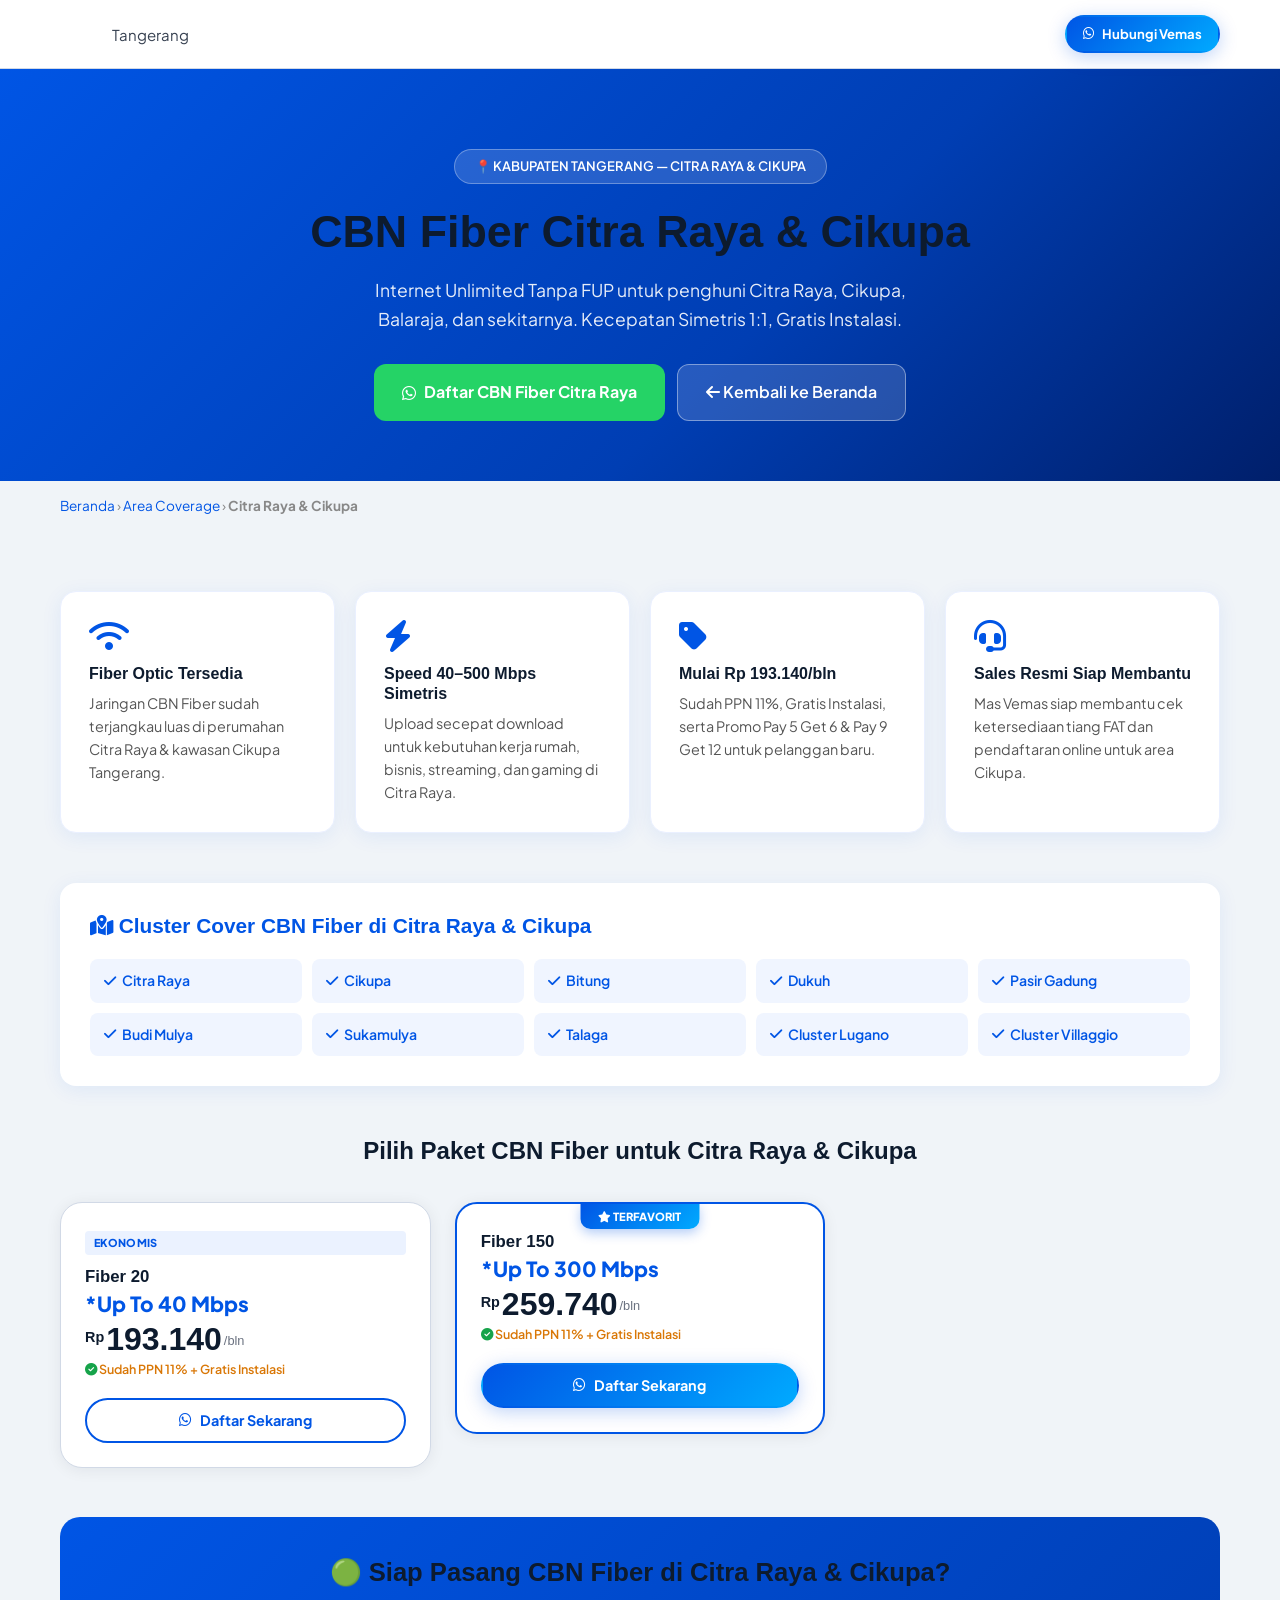
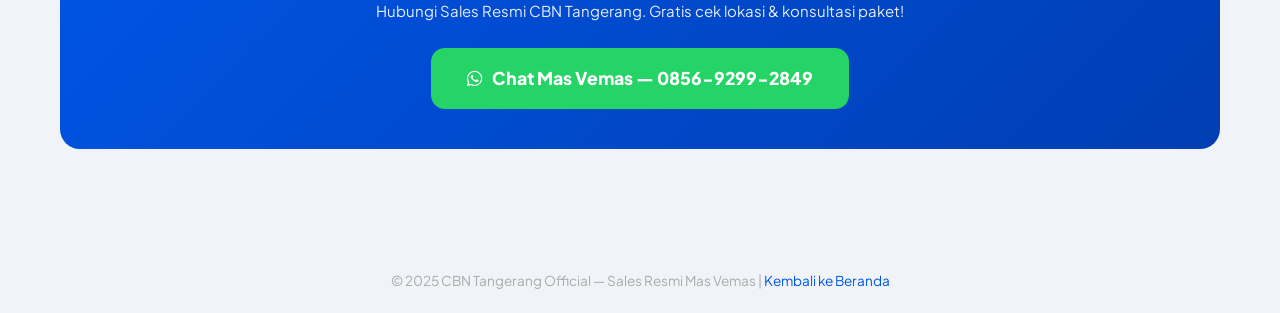
<file: cikupa-citraraya.html>
<!DOCTYPE html>
<html lang="id">
<head>
    <meta charset="UTF-8"><meta name="viewport" content="width=device-width, initial-scale=1.0">
    <title>CBN Fiber Citra Raya & Cikupa - Internet Unlimited | Sales Vemas 0856-9299-2849</title>
    <meta name="description" content="Pasang Internet CBN Fiber di Citra Raya & Cikupa (Kab. Tangerang). Unlimited Tanpa FUP, Speed Simetris 1:1, Gratis Installasi. Mulai Rp 193.140/bln. Hubungi Sales Resmi Vemas: 0856-9299-2849.">
    <meta name="keywords" content="CBN Fiber Citra Raya, CBN Fiber Cikupa, Internet Citra Raya, WiFi Cikupa, Provider Internet Citra Raya, Sales CBN Cikupa, Pasang WiFi Citra Raya">
    <meta name="robots" content="index, follow">
    <link rel="canonical" href="https://cbntangerangofficial.com/cikupa-citraraya.html">
    <link rel="icon" type="image/svg+xml" href="data:image/svg+xml,<svg xmlns='http://www.w3.org/2000/svg' viewBox='0 0 100 100'><rect width='100' height='100' rx='16' fill='%230055E5'/><text y='68' x='50' text-anchor='middle' font-size='42' font-weight='900' font-family='Arial,sans-serif' fill='white'>CBN</text></svg>">
    <meta name="theme-color" content="#0055E5">
    <meta property="og:title" content="CBN Fiber Citra Raya & Cikupa - Internet Unlimited Simetris 1:1">
    <meta property="og:description" content="Promo CBN Fiber Citra Raya & Cikupa. Mulai Rp 193.140/bln. Gratis Installasi. Hubungi Vemas: 0856-9299-2849.">
    <meta property="og:url" content="https://cbntangerangofficial.com/cikupa-citraraya.html">
    <script type="application/ld+json">{"@context":"https://schema.org","@type":"LocalBusiness","name":"CBN Fiber Citra Raya Cikupa - Sales Resmi Vemas","telephone":"+6285692992849","url":"https://cbntangerangofficial.com/cikupa-citraraya.html","address":{"@type":"PostalAddress","addressLocality":"Citra Raya, Cikupa","addressRegion":"Banten","addressCountry":"ID"},"areaServed":["Citra Raya","Cikupa","Kabupaten Tangerang"]}</script>
    <link rel="preconnect" href="https://fonts.googleapis.com">
    <link href="https://fonts.googleapis.com/css2?family=Plus+Jakarta+Sans:wght@400;600;700;800&display=swap" rel="stylesheet">
    <link rel="stylesheet" href="https://cdnjs.cloudflare.com/ajax/libs/font-awesome/6.5.1/css/all.min.css">
    <link rel="stylesheet" href="styles.css">
    <style>
        .area-hero{background:linear-gradient(135deg,#0055E5 0%,#003EB3 60%,#001F6B 100%);padding:80px 0 60px;text-align:center;color:white}
        .area-hero .area-tag{background:rgba(255,255,255,.15);border:1px solid rgba(255,255,255,.3);border-radius:30px;padding:6px 20px;display:inline-block;font-size:13px;font-weight:600;margin-bottom:20px}
        .area-hero h1{font-size:clamp(1.8rem,4vw,2.8rem);font-weight:800;margin-bottom:16px}
        .area-hero p{font-size:1.1rem;opacity:.9;max-width:600px;margin:0 auto 30px}
        .area-hero .cta-group{display:flex;gap:12px;justify-content:center;flex-wrap:wrap}
        .area-hero .btn-wa{background:#25D366;color:white;padding:14px 28px;border-radius:12px;font-weight:700;font-size:1rem;text-decoration:none;display:inline-flex;align-items:center;gap:8px}
        .area-hero .btn-back{background:rgba(255,255,255,.15);color:white;padding:14px 28px;border-radius:12px;font-weight:600;font-size:1rem;text-decoration:none;border:1px solid rgba(255,255,255,.4)}
        .area-content{padding:60px 0}
        .area-info-grid{display:grid;grid-template-columns:repeat(auto-fit,minmax(250px,1fr));gap:20px;margin-bottom:50px}
        .area-info-card{background:white;border-radius:16px;padding:28px;box-shadow:0 4px 20px rgba(0,85,229,.08);border:1px solid #eaf0ff}
        .area-info-card i{font-size:2rem;color:#0055E5;margin-bottom:12px}
        .area-info-card h3{font-size:1rem;font-weight:700;margin-bottom:8px}
        .area-info-card p{font-size:.9rem;color:#555;line-height:1.6}
        .kelurahan-list{background:white;border-radius:16px;padding:30px;box-shadow:0 4px 20px rgba(0,85,229,.08);margin-bottom:50px}
        .kelurahan-list h2{font-size:1.3rem;font-weight:800;margin-bottom:20px;color:#0055E5}
        .kelurahan-grid{display:grid;grid-template-columns:repeat(auto-fill,minmax(180px,1fr));gap:10px}
        .kelurahan-chip{background:#f0f5ff;border-radius:8px;padding:10px 14px;font-size:.88rem;font-weight:600;color:#0055E5;display:flex;align-items:center;gap:6px}
        .cta-footer{background:linear-gradient(135deg,#0055E5,#003EB3);border-radius:20px;padding:40px;text-align:center;color:white}
        .cta-footer h2{font-size:1.6rem;font-weight:800;margin-bottom:10px}
        .cta-footer p{opacity:.9;margin-bottom:24px}
        .cta-footer .btn-wa-big{background:#25D366;color:white;padding:16px 36px;border-radius:14px;font-weight:800;font-size:1.1rem;text-decoration:none;display:inline-flex;align-items:center;gap:10px}
        .breadcrumb{padding:14px 0;font-size:.85rem;color:#888}
        .breadcrumb a{color:#0055E5;text-decoration:none}
    </style>
</head>
<body>
    <nav class="navbar"><div class="container nav-container"><a href="index.html" class="nav-logo"><span class="logo-cbn">CBN</span><span class="logo-tangerang">Tangerang</span></a><a href="https://wa.me/6285692992849?text=Halo%20Mas%20Vemas,%20saya%20dari%20Citra%20Raya%20Cikupa%20ingin%20info%20CBN%20Fiber" target="_blank" class="btn btn-primary btn-sm"><i class="fa-brands fa-whatsapp"></i> Hubungi Vemas</a></div></nav>
    <div class="area-hero">
        <div class="container">
            <div class="area-tag">📍 KABUPATEN TANGERANG — CITRA RAYA & CIKUPA</div>
            <h1>CBN Fiber Citra Raya & Cikupa</h1>
            <p>Internet Unlimited Tanpa FUP untuk penghuni Citra Raya, Cikupa, Balaraja, dan sekitarnya. Kecepatan Simetris 1:1, Gratis Instalasi.</p>
            <div class="cta-group">
                <a href="https://wa.me/6285692992849?text=Halo%20Mas%20Vemas%20(Sales%20CBN),%20saya%20tinggal%20di%20Citra%20Raya%20Cikupa%20ingin%20daftar%20CBN%20Fiber" target="_blank" class="btn-wa"><i class="fa-brands fa-whatsapp"></i> Daftar CBN Fiber Citra Raya</a>
                <a href="index.html" class="btn-back"><i class="fa-solid fa-arrow-left"></i> Kembali ke Beranda</a>
            </div>
        </div>
    </div>
    <div class="container"><div class="breadcrumb"><a href="index.html">Beranda</a> › <a href="index.html#coverage">Area Coverage</a> › <strong>Citra Raya & Cikupa</strong></div></div>
    <section class="area-content">
        <div class="container">
            <div class="area-info-grid">
                <div class="area-info-card"><i class="fa-solid fa-wifi"></i><h3>Fiber Optic Tersedia</h3><p>Jaringan CBN Fiber sudah terjangkau luas di perumahan Citra Raya & kawasan Cikupa Tangerang.</p></div>
                <div class="area-info-card"><i class="fa-solid fa-bolt"></i><h3>Speed 40–500 Mbps Simetris</h3><p>Upload secepat download untuk kebutuhan kerja rumah, bisnis, streaming, dan gaming di Citra Raya.</p></div>
                <div class="area-info-card"><i class="fa-solid fa-tag"></i><h3>Mulai Rp 193.140/bln</h3><p>Sudah PPN 11%, Gratis Instalasi, serta Promo Pay 5 Get 6 & Pay 9 Get 12 untuk pelanggan baru.</p></div>
                <div class="area-info-card"><i class="fa-solid fa-headset"></i><h3>Sales Resmi Siap Membantu</h3><p>Mas Vemas siap membantu cek ketersediaan tiang FAT dan pendaftaran online untuk area Cikupa.</p></div>
            </div>
            <div class="kelurahan-list">
                <h2><i class="fa-solid fa-map-location-dot"></i> Cluster Cover CBN Fiber di Citra Raya & Cikupa</h2>
                <div class="kelurahan-grid">
                    <div class="kelurahan-chip"><i class="fa-solid fa-check"></i> Citra Raya</div>
                    <div class="kelurahan-chip"><i class="fa-solid fa-check"></i> Cikupa</div>
                    <div class="kelurahan-chip"><i class="fa-solid fa-check"></i> Bitung</div>
                    <div class="kelurahan-chip"><i class="fa-solid fa-check"></i> Dukuh</div>
                    <div class="kelurahan-chip"><i class="fa-solid fa-check"></i> Pasir Gadung</div>
                    <div class="kelurahan-chip"><i class="fa-solid fa-check"></i> Budi Mulya</div>
                    <div class="kelurahan-chip"><i class="fa-solid fa-check"></i> Sukamulya</div>
                    <div class="kelurahan-chip"><i class="fa-solid fa-check"></i> Talaga</div>
                    <div class="kelurahan-chip"><i class="fa-solid fa-check"></i> Cluster Lugano</div>
                    <div class="kelurahan-chip"><i class="fa-solid fa-check"></i> Cluster Villaggio</div>
                </div>
            </div>
            <h2 style="text-align:center;font-size:1.5rem;font-weight:800;margin-bottom:30px;">Pilih Paket CBN Fiber untuk Citra Raya & Cikupa</h2>
            <div class="pricing-grid">
                <div class="price-card" data-category="home"><div class="price-badge">EKONOMIS</div><div class="price-header"><h3>Fiber 20</h3><p class="speed-title">*Up To 40 Mbps</p></div><div class="price-body"><div class="price-tag"><span class="currency">Rp</span><span class="amount">193.140</span><span class="period">/bln</span></div><p class="promo-text"><i class="fa-solid fa-circle-check text-success"></i> Sudah PPN 11% + Gratis Instalasi</p></div><div class="price-footer"><a href="https://wa.me/6285692992849?text=Halo%20Mas%20Vemas,%20saya%20area%20Citra%20Raya%20ingin%20Fiber%2020%20(Rp.193.140/bln)" target="_blank" class="btn btn-outline-primary btn-block"><i class="fa-brands fa-whatsapp"></i> Daftar Sekarang</a></div></div>
                <div class="price-card popular-card" data-category="home"><div class="popular-ribbon"><i class="fa-solid fa-star"></i> TERFAVORIT</div><div class="price-header"><h3>Fiber 150</h3><p class="speed-title">*Up To 300 Mbps</p></div><div class="price-body"><div class="price-tag"><span class="currency">Rp</span><span class="amount">259.740</span><span class="period">/bln</span></div><p class="promo-text"><i class="fa-solid fa-circle-check text-success"></i> Sudah PPN 11% + Gratis Instalasi</p></div><div class="price-footer"><a href="https://wa.me/6285692992849?text=Halo%20Mas%20Vemas,%20saya%20area%20Citra%20Raya%20ingin%20Fiber%20150%20(Rp.259.740/bln)" target="_blank" class="btn btn-primary btn-block glow-effect"><i class="fa-brands fa-whatsapp"></i> Daftar Sekarang</a></div></div>
            </div>
            <br><br>
            <div class="cta-footer">
                <h2>🟢 Siap Pasang CBN Fiber di Citra Raya & Cikupa?</h2>
                <p>Hubungi Sales Resmi CBN Tangerang. Gratis cek lokasi & konsultasi paket!</p>
                <a href="https://wa.me/6285692992849?text=Halo%20Mas%20Vemas,%20saya%20ingin%20pasang%20CBN%20Fiber%20di%20Citra%20Raya%20Cikupa" target="_blank" class="btn-wa-big"><i class="fa-brands fa-whatsapp"></i> Chat Mas Vemas — 0856-9299-2849</a>
            </div>
        </div>
    </section>
    <footer class="footer" style="margin-top:40px;"><div class="container footer-bottom" style="text-align:center;padding:20px 0;color:#aaa;font-size:.85rem;"><p>© 2025 CBN Tangerang Official — Sales Resmi Mas Vemas | <a href="index.html" style="color:#0055E5;">Kembali ke Beranda</a></p></div></footer>
</body>
</html>
</file>
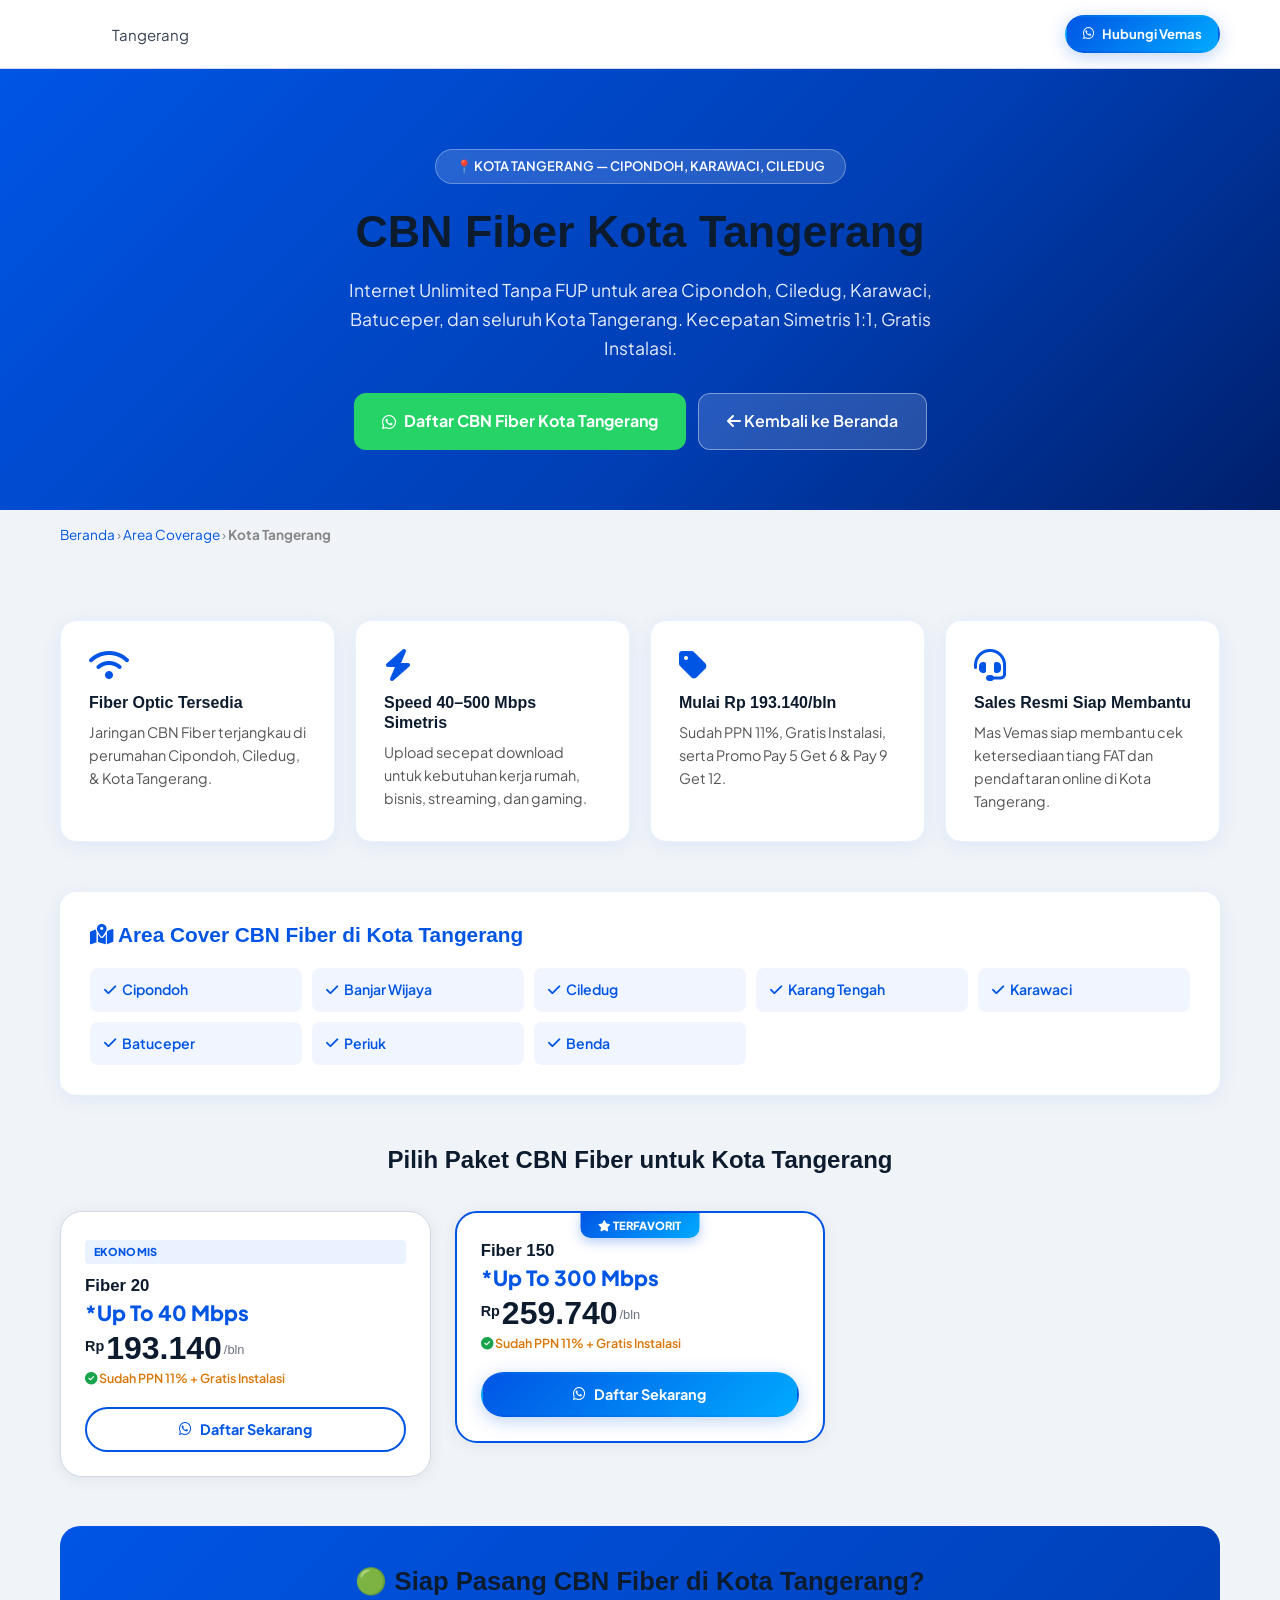
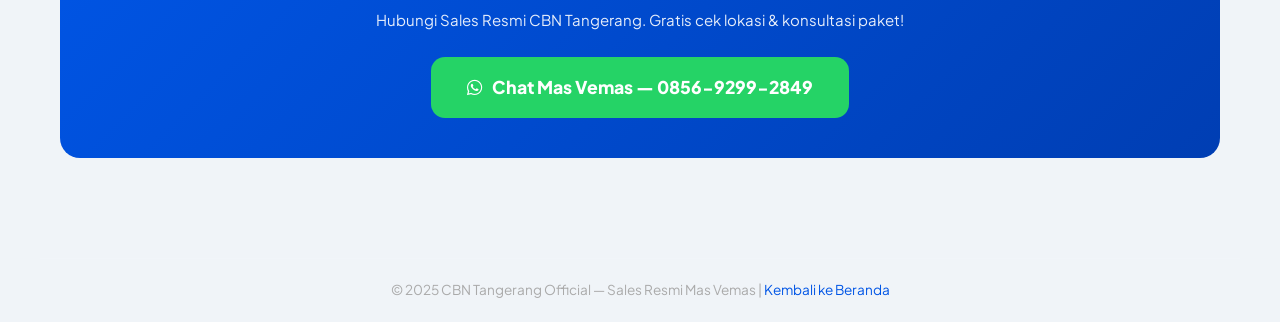
<file: cipondoh-ciledug.html>
<!DOCTYPE html>
<html lang="id">
<head>
    <meta charset="UTF-8"><meta name="viewport" content="width=device-width, initial-scale=1.0">
    <title>CBN Fiber Kota Tangerang (Cipondoh, Karawaci, Ciledug) - Sales Vemas 0856-9299-2849</title>
    <meta name="description" content="Pasang Internet CBN Fiber di Kota Tangerang (Cipondoh, Karawaci, Ciledug). Unlimited Tanpa FUP, Speed Simetris 1:1, Gratis Installasi. Mulai Rp 193.140/bln. Hubungi Sales Resmi Vemas: 0856-9299-2849.">
    <meta name="keywords" content="CBN Fiber Cipondoh, CBN Fiber Ciledug, Internet Cipondoh, WiFi Ciledug, Provider Internet Kota Tangerang, Sales CBN Cipondoh, Pasang WiFi Ciledug">
    <meta name="robots" content="index, follow">
    <link rel="canonical" href="https://cbntangerangofficial.com/cipondoh-ciledug.html">
    <link rel="icon" type="image/svg+xml" href="data:image/svg+xml,<svg xmlns='http://www.w3.org/2000/svg' viewBox='0 0 100 100'><rect width='100' height='100' rx='16' fill='%230055E5'/><text y='68' x='50' text-anchor='middle' font-size='42' font-weight='900' font-family='Arial,sans-serif' fill='white'>CBN</text></svg>">
    <meta name="theme-color" content="#0055E5">
    <meta property="og:title" content="CBN Fiber Kota Tangerang (Cipondoh, Karawaci, Ciledug) - Internet Unlimited Simetris 1:1">
    <meta property="og:description" content="Promo CBN Fiber Cipondoh, Ciledug, Karawaci. Mulai Rp 193.140/bln. Gratis Installasi. Hubungi Vemas: 0856-9299-2849.">
    <meta property="og:url" content="https://cbntangerangofficial.com/cipondoh-ciledug.html">
    <script type="application/ld+json">{"@context":"https://schema.org","@type":"LocalBusiness","name":"CBN Fiber Cipondoh Ciledug - Sales Resmi Vemas","telephone":"+6285692992849","url":"https://cbntangerangofficial.com/cipondoh-ciledug.html","address":{"@type":"PostalAddress","addressLocality":"Cipondoh, Ciledug, Kota Tangerang","addressRegion":"Banten","addressCountry":"ID"},"areaServed":["Cipondoh","Ciledug","Karawaci","Batuceper","Kota Tangerang"]}</script>
    <link rel="preconnect" href="https://fonts.googleapis.com">
    <link href="https://fonts.googleapis.com/css2?family=Plus+Jakarta+Sans:wght@400;600;700;800&display=swap" rel="stylesheet">
    <link rel="stylesheet" href="https://cdnjs.cloudflare.com/ajax/libs/font-awesome/6.5.1/css/all.min.css">
    <link rel="stylesheet" href="styles.css">
    <style>
        .area-hero{background:linear-gradient(135deg,#0055E5 0%,#003EB3 60%,#001F6B 100%);padding:80px 0 60px;text-align:center;color:white}
        .area-hero .area-tag{background:rgba(255,255,255,.15);border:1px solid rgba(255,255,255,.3);border-radius:30px;padding:6px 20px;display:inline-block;font-size:13px;font-weight:600;margin-bottom:20px}
        .area-hero h1{font-size:clamp(1.8rem,4vw,2.8rem);font-weight:800;margin-bottom:16px}
        .area-hero p{font-size:1.1rem;opacity:.9;max-width:600px;margin:0 auto 30px}
        .area-hero .cta-group{display:flex;gap:12px;justify-content:center;flex-wrap:wrap}
        .area-hero .btn-wa{background:#25D366;color:white;padding:14px 28px;border-radius:12px;font-weight:700;font-size:1rem;text-decoration:none;display:inline-flex;align-items:center;gap:8px}
        .area-hero .btn-back{background:rgba(255,255,255,.15);color:white;padding:14px 28px;border-radius:12px;font-weight:600;font-size:1rem;text-decoration:none;border:1px solid rgba(255,255,255,.4)}
        .area-content{padding:60px 0}
        .area-info-grid{display:grid;grid-template-columns:repeat(auto-fit,minmax(250px,1fr));gap:20px;margin-bottom:50px}
        .area-info-card{background:white;border-radius:16px;padding:28px;box-shadow:0 4px 20px rgba(0,85,229,.08);border:1px solid #eaf0ff}
        .area-info-card i{font-size:2rem;color:#0055E5;margin-bottom:12px}
        .area-info-card h3{font-size:1rem;font-weight:700;margin-bottom:8px}
        .area-info-card p{font-size:.9rem;color:#555;line-height:1.6}
        .kelurahan-list{background:white;border-radius:16px;padding:30px;box-shadow:0 4px 20px rgba(0,85,229,.08);margin-bottom:50px}
        .kelurahan-list h2{font-size:1.3rem;font-weight:800;margin-bottom:20px;color:#0055E5}
        .kelurahan-grid{display:grid;grid-template-columns:repeat(auto-fill,minmax(180px,1fr));gap:10px}
        .kelurahan-chip{background:#f0f5ff;border-radius:8px;padding:10px 14px;font-size:.88rem;font-weight:600;color:#0055E5;display:flex;align-items:center;gap:6px}
        .cta-footer{background:linear-gradient(135deg,#0055E5,#003EB3);border-radius:20px;padding:40px;text-align:center;color:white}
        .cta-footer h2{font-size:1.6rem;font-weight:800;margin-bottom:10px}
        .cta-footer p{opacity:.9;margin-bottom:24px}
        .cta-footer .btn-wa-big{background:#25D366;color:white;padding:16px 36px;border-radius:14px;font-weight:800;font-size:1.1rem;text-decoration:none;display:inline-flex;align-items:center;gap:10px}
        .breadcrumb{padding:14px 0;font-size:.85rem;color:#888}
        .breadcrumb a{color:#0055E5;text-decoration:none}
    </style>
</head>
<body>
    <nav class="navbar"><div class="container nav-container"><a href="index.html" class="nav-logo"><span class="logo-cbn">CBN</span><span class="logo-tangerang">Tangerang</span></a><a href="https://wa.me/6285692992849?text=Halo%20Mas%20Vemas,%20saya%20dari%20Kota%20Tangerang%20(Cipondoh/Ciledug)%20ingin%20info%20CBN%20Fiber" target="_blank" class="btn btn-primary btn-sm"><i class="fa-brands fa-whatsapp"></i> Hubungi Vemas</a></div></nav>
    <div class="area-hero">
        <div class="container">
            <div class="area-tag">📍 KOTA TANGERANG — CIPONDOH, KARAWACI, CILEDUG</div>
            <h1>CBN Fiber Kota Tangerang</h1>
            <p>Internet Unlimited Tanpa FUP untuk area Cipondoh, Ciledug, Karawaci, Batuceper, dan seluruh Kota Tangerang. Kecepatan Simetris 1:1, Gratis Instalasi.</p>
            <div class="cta-group">
                <a href="https://wa.me/6285692992849?text=Halo%20Mas%20Vemas%20(Sales%20CBN),%20saya%20tinggal%20di%20Kota%20Tangerang%20ingin%20daftar%20CBN%20Fiber" target="_blank" class="btn-wa"><i class="fa-brands fa-whatsapp"></i> Daftar CBN Fiber Kota Tangerang</a>
                <a href="index.html" class="btn-back"><i class="fa-solid fa-arrow-left"></i> Kembali ke Beranda</a>
            </div>
        </div>
    </div>
    <div class="container"><div class="breadcrumb"><a href="index.html">Beranda</a> › <a href="index.html#coverage">Area Coverage</a> › <strong>Kota Tangerang</strong></div></div>
    <section class="area-content">
        <div class="container">
            <div class="area-info-grid">
                <div class="area-info-card"><i class="fa-solid fa-wifi"></i><h3>Fiber Optic Tersedia</h3><p>Jaringan CBN Fiber terjangkau di perumahan Cipondoh, Ciledug, & Kota Tangerang.</p></div>
                <div class="area-info-card"><i class="fa-solid fa-bolt"></i><h3>Speed 40–500 Mbps Simetris</h3><p>Upload secepat download untuk kebutuhan kerja rumah, bisnis, streaming, dan gaming.</p></div>
                <div class="area-info-card"><i class="fa-solid fa-tag"></i><h3>Mulai Rp 193.140/bln</h3><p>Sudah PPN 11%, Gratis Instalasi, serta Promo Pay 5 Get 6 & Pay 9 Get 12.</p></div>
                <div class="area-info-card"><i class="fa-solid fa-headset"></i><h3>Sales Resmi Siap Membantu</h3><p>Mas Vemas siap membantu cek ketersediaan tiang FAT dan pendaftaran online di Kota Tangerang.</p></div>
            </div>
            <div class="kelurahan-list">
                <h2><i class="fa-solid fa-map-location-dot"></i> Area Cover CBN Fiber di Kota Tangerang</h2>
                <div class="kelurahan-grid">
                    <div class="kelurahan-chip"><i class="fa-solid fa-check"></i> Cipondoh</div>
                    <div class="kelurahan-chip"><i class="fa-solid fa-check"></i> Banjar Wijaya</div>
                    <div class="kelurahan-chip"><i class="fa-solid fa-check"></i> Ciledug</div>
                    <div class="kelurahan-chip"><i class="fa-solid fa-check"></i> Karang Tengah</div>
                    <div class="kelurahan-chip"><i class="fa-solid fa-check"></i> Karawaci</div>
                    <div class="kelurahan-chip"><i class="fa-solid fa-check"></i> Batuceper</div>
                    <div class="kelurahan-chip"><i class="fa-solid fa-check"></i> Periuk</div>
                    <div class="kelurahan-chip"><i class="fa-solid fa-check"></i> Benda</div>
                </div>
            </div>
            <h2 style="text-align:center;font-size:1.5rem;font-weight:800;margin-bottom:30px;">Pilih Paket CBN Fiber untuk Kota Tangerang</h2>
            <div class="pricing-grid">
                <div class="price-card" data-category="home"><div class="price-badge">EKONOMIS</div><div class="price-header"><h3>Fiber 20</h3><p class="speed-title">*Up To 40 Mbps</p></div><div class="price-body"><div class="price-tag"><span class="currency">Rp</span><span class="amount">193.140</span><span class="period">/bln</span></div><p class="promo-text"><i class="fa-solid fa-circle-check text-success"></i> Sudah PPN 11% + Gratis Instalasi</p></div><div class="price-footer"><a href="https://wa.me/6285692992849?text=Halo%20Mas%20Vemas,%20saya%20area%20Kota%20Tangerang%20ingin%20Fiber%2020%20(Rp.193.140/bln)" target="_blank" class="btn btn-outline-primary btn-block"><i class="fa-brands fa-whatsapp"></i> Daftar Sekarang</a></div></div>
                <div class="price-card popular-card" data-category="home"><div class="popular-ribbon"><i class="fa-solid fa-star"></i> TERFAVORIT</div><div class="price-header"><h3>Fiber 150</h3><p class="speed-title">*Up To 300 Mbps</p></div><div class="price-body"><div class="price-tag"><span class="currency">Rp</span><span class="amount">259.740</span><span class="period">/bln</span></div><p class="promo-text"><i class="fa-solid fa-circle-check text-success"></i> Sudah PPN 11% + Gratis Instalasi</p></div><div class="price-footer"><a href="https://wa.me/6285692992849?text=Halo%20Mas%20Vemas,%20saya%20area%20Kota%20Tangerang%20ingin%20Fiber%20150%20(Rp.259.740/bln)" target="_blank" class="btn btn-primary btn-block glow-effect"><i class="fa-brands fa-whatsapp"></i> Daftar Sekarang</a></div></div>
            </div>
            <br><br>
            <div class="cta-footer">
                <h2>🟢 Siap Pasang CBN Fiber di Kota Tangerang?</h2>
                <p>Hubungi Sales Resmi CBN Tangerang. Gratis cek lokasi & konsultasi paket!</p>
                <a href="https://wa.me/6285692992849?text=Halo%20Mas%20Vemas,%20saya%20ingin%20pasang%20CBN%20Fiber%20di%20Kota%20Tangerang" target="_blank" class="btn-wa-big"><i class="fa-brands fa-whatsapp"></i> Chat Mas Vemas — 0856-9299-2849</a>
            </div>
        </div>
    </section>
    <footer class="footer" style="margin-top:40px;"><div class="container footer-bottom" style="text-align:center;padding:20px 0;color:#aaa;font-size:.85rem;"><p>© 2025 CBN Tangerang Official — Sales Resmi Mas Vemas | <a href="index.html" style="color:#0055E5;">Kembali ke Beranda</a></p></div></footer>
</body>
</html>
</file>
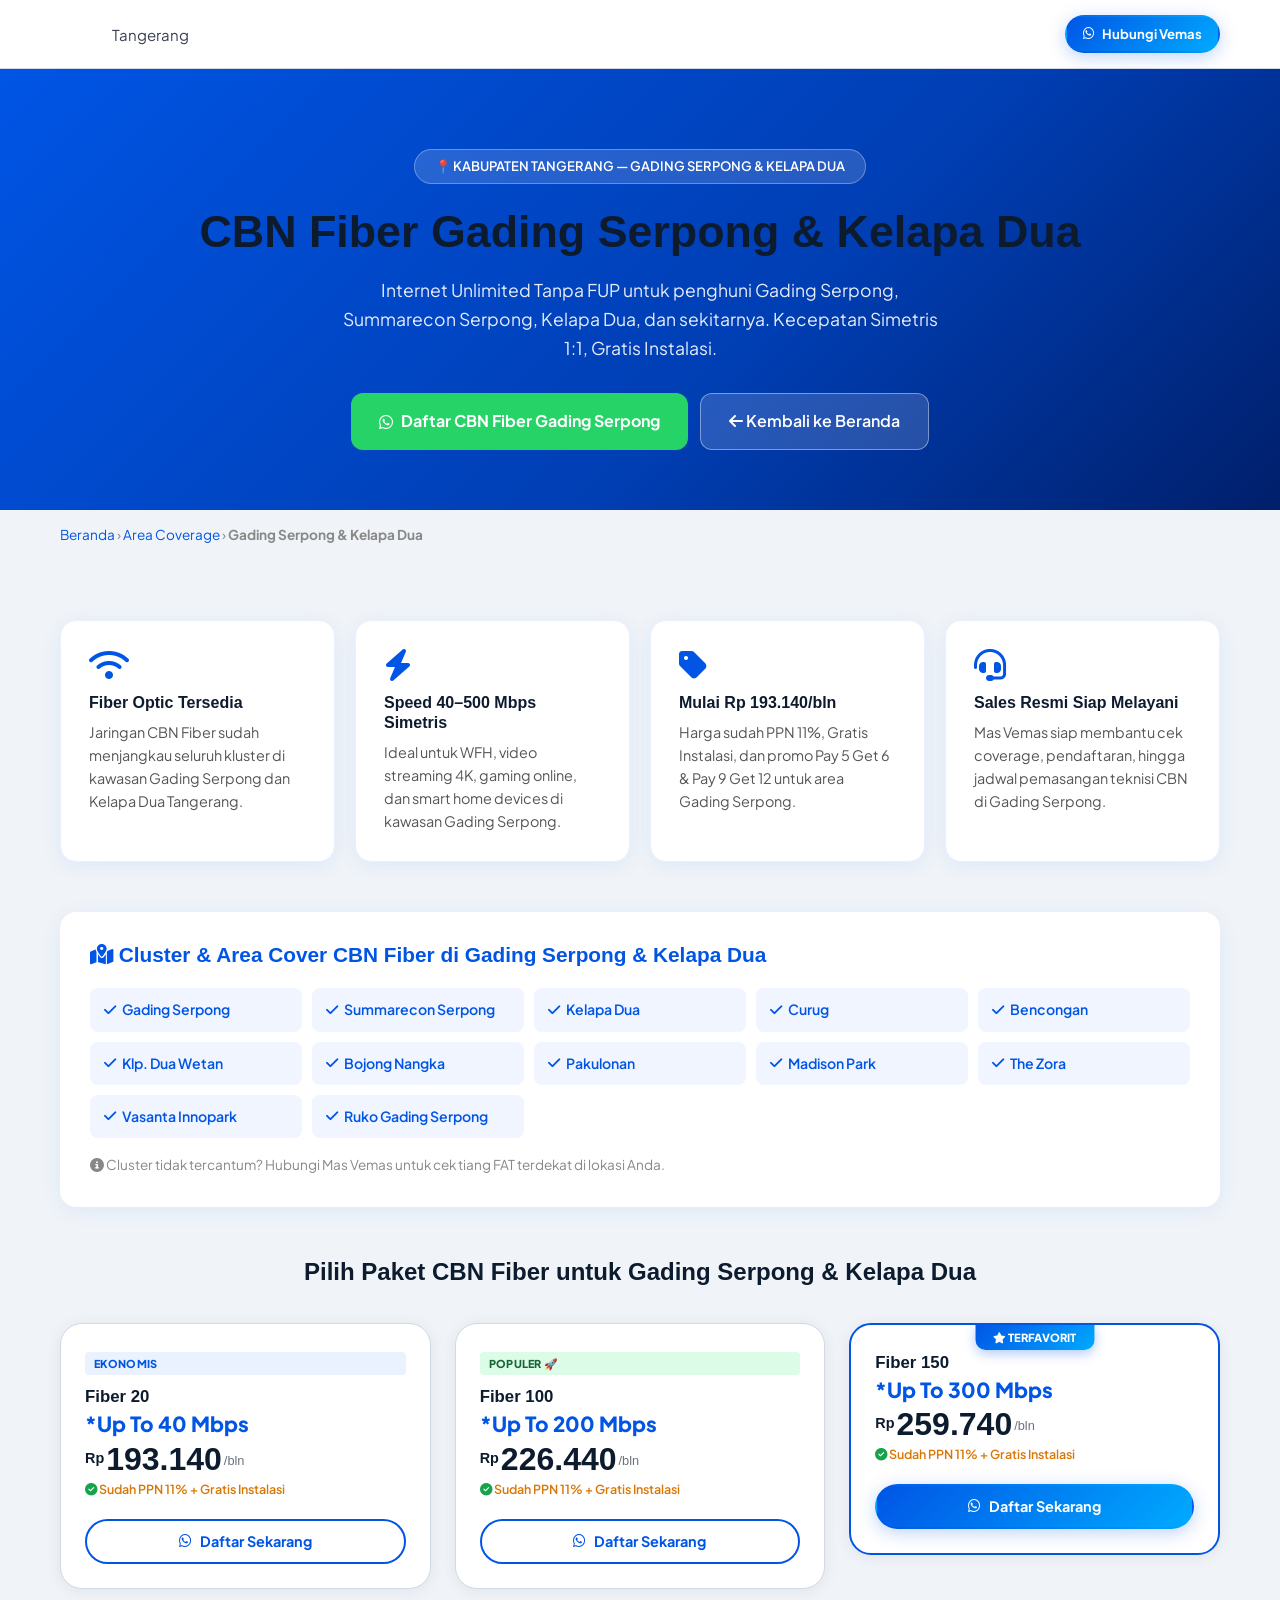
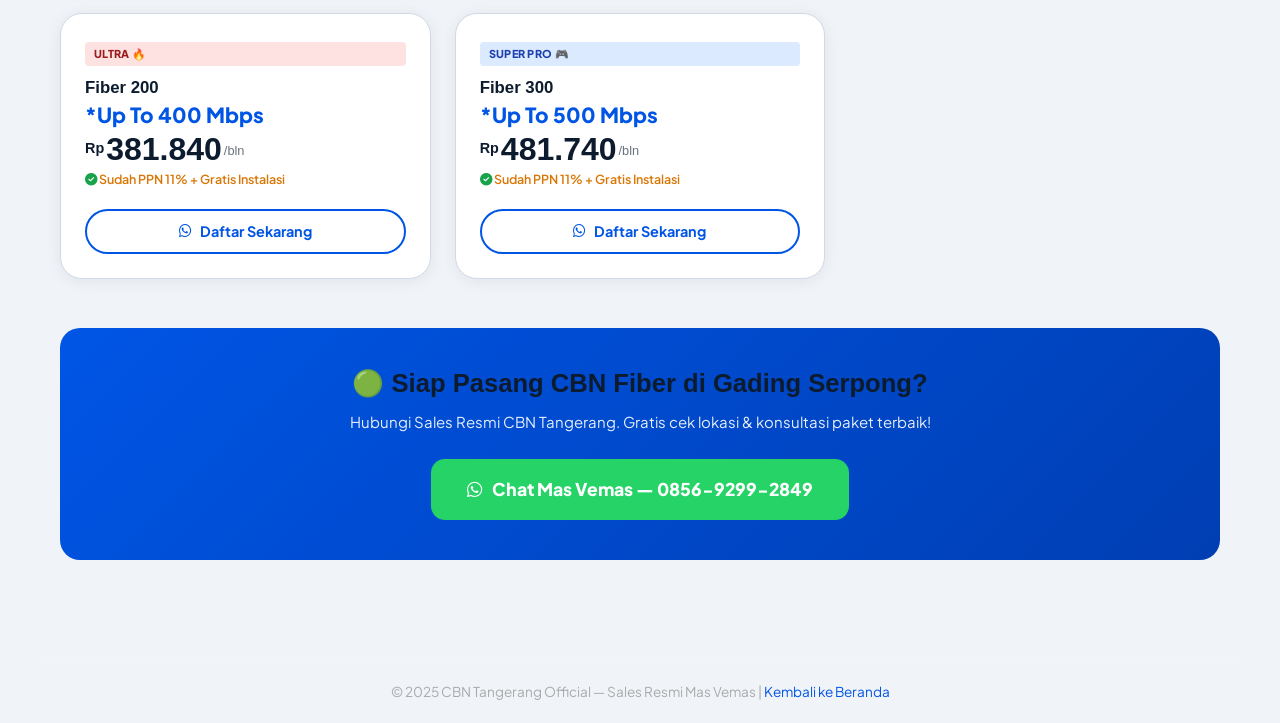
<file: gading-serpong.html>
<!DOCTYPE html>
<html lang="id">
<head>
    <meta charset="UTF-8"><meta name="viewport" content="width=device-width, initial-scale=1.0">
    <title>CBN Fiber Gading Serpong & Kelapa Dua - Internet Unlimited | Sales Vemas 0856-9299-2849</title>
    <meta name="description" content="Pasang Internet CBN Fiber di Gading Serpong & Kelapa Dua. Unlimited Tanpa FUP, Speed Simetris 1:1, Gratis Installasi. Mulai Rp 193.140/bln. Hubungi Sales Resmi Vemas: 0856-9299-2849.">
    <meta name="keywords" content="CBN Fiber Gading Serpong, Internet Gading Serpong, WiFi Gading Serpong, CBN Kelapa Dua, Provider Internet Gading Serpong, Sales CBN Gading Serpong, Pasang WiFi Gading Serpong, CBN Summarecon">
    <meta name="robots" content="index, follow">
    <link rel="canonical" href="https://cbntangerangofficial.com/gading-serpong.html">
    <link rel="icon" type="image/svg+xml" href="data:image/svg+xml,<svg xmlns='http://www.w3.org/2000/svg' viewBox='0 0 100 100'><rect width='100' height='100' rx='16' fill='%230055E5'/><text y='68' x='50' text-anchor='middle' font-size='42' font-weight='900' font-family='Arial,sans-serif' fill='white'>CBN</text></svg>">
    <meta name="theme-color" content="#0055E5">
    <meta property="og:title" content="CBN Fiber Gading Serpong & Kelapa Dua - Internet Unlimited Simetris 1:1">
    <meta property="og:description" content="Promo CBN Fiber Gading Serpong & Kelapa Dua. Mulai Rp 193.140/bln. Gratis Installasi. Hubungi Vemas: 0856-9299-2849.">
    <meta property="og:url" content="https://cbntangerangofficial.com/gading-serpong.html">
    <script type="application/ld+json">{"@context":"https://schema.org","@type":"LocalBusiness","name":"CBN Fiber Gading Serpong - Sales Resmi Vemas","telephone":"+6285692992849","url":"https://cbntangerangofficial.com/gading-serpong.html","address":{"@type":"PostalAddress","addressLocality":"Gading Serpong, Kelapa Dua","addressRegion":"Banten","addressCountry":"ID"},"areaServed":["Gading Serpong","Kelapa Dua","Summarecon Serpong","Curug","Tangerang"]}</script>
    <link rel="preconnect" href="https://fonts.googleapis.com">
    <link href="https://fonts.googleapis.com/css2?family=Plus+Jakarta+Sans:wght@400;600;700;800&display=swap" rel="stylesheet">
    <link rel="stylesheet" href="https://cdnjs.cloudflare.com/ajax/libs/font-awesome/6.5.1/css/all.min.css">
    <link rel="stylesheet" href="styles.css">
    <style>
        .area-hero{background:linear-gradient(135deg,#0055E5 0%,#003EB3 60%,#001F6B 100%);padding:80px 0 60px;text-align:center;color:white}
        .area-hero .area-tag{background:rgba(255,255,255,.15);border:1px solid rgba(255,255,255,.3);border-radius:30px;padding:6px 20px;display:inline-block;font-size:13px;font-weight:600;margin-bottom:20px}
        .area-hero h1{font-size:clamp(1.8rem,4vw,2.8rem);font-weight:800;margin-bottom:16px}
        .area-hero p{font-size:1.1rem;opacity:.9;max-width:600px;margin:0 auto 30px}
        .area-hero .cta-group{display:flex;gap:12px;justify-content:center;flex-wrap:wrap}
        .area-hero .btn-wa{background:#25D366;color:white;padding:14px 28px;border-radius:12px;font-weight:700;font-size:1rem;text-decoration:none;display:inline-flex;align-items:center;gap:8px}
        .area-hero .btn-back{background:rgba(255,255,255,.15);color:white;padding:14px 28px;border-radius:12px;font-weight:600;font-size:1rem;text-decoration:none;border:1px solid rgba(255,255,255,.4)}
        .area-content{padding:60px 0}
        .area-info-grid{display:grid;grid-template-columns:repeat(auto-fit,minmax(250px,1fr));gap:20px;margin-bottom:50px}
        .area-info-card{background:white;border-radius:16px;padding:28px;box-shadow:0 4px 20px rgba(0,85,229,.08);border:1px solid #eaf0ff}
        .area-info-card i{font-size:2rem;color:#0055E5;margin-bottom:12px}
        .area-info-card h3{font-size:1rem;font-weight:700;margin-bottom:8px}
        .area-info-card p{font-size:.9rem;color:#555;line-height:1.6}
        .kelurahan-list{background:white;border-radius:16px;padding:30px;box-shadow:0 4px 20px rgba(0,85,229,.08);margin-bottom:50px}
        .kelurahan-list h2{font-size:1.3rem;font-weight:800;margin-bottom:20px;color:#0055E5}
        .kelurahan-grid{display:grid;grid-template-columns:repeat(auto-fill,minmax(180px,1fr));gap:10px}
        .kelurahan-chip{background:#f0f5ff;border-radius:8px;padding:10px 14px;font-size:.88rem;font-weight:600;color:#0055E5;display:flex;align-items:center;gap:6px}
        .cta-footer{background:linear-gradient(135deg,#0055E5,#003EB3);border-radius:20px;padding:40px;text-align:center;color:white}
        .cta-footer h2{font-size:1.6rem;font-weight:800;margin-bottom:10px}
        .cta-footer p{opacity:.9;margin-bottom:24px}
        .cta-footer .btn-wa-big{background:#25D366;color:white;padding:16px 36px;border-radius:14px;font-weight:800;font-size:1.1rem;text-decoration:none;display:inline-flex;align-items:center;gap:10px}
        .breadcrumb{padding:14px 0;font-size:.85rem;color:#888}
        .breadcrumb a{color:#0055E5;text-decoration:none}
    </style>
</head>
<body>
    <nav class="navbar"><div class="container nav-container"><a href="index.html" class="nav-logo"><span class="logo-cbn">CBN</span><span class="logo-tangerang">Tangerang</span></a><a href="https://wa.me/6285692992849?text=Halo%20Mas%20Vemas,%20saya%20dari%20Gading%20Serpong%20ingin%20info%20CBN%20Fiber" target="_blank" class="btn btn-primary btn-sm"><i class="fa-brands fa-whatsapp"></i> Hubungi Vemas</a></div></nav>
    <div class="area-hero">
        <div class="container">
            <div class="area-tag">📍 KABUPATEN TANGERANG — GADING SERPONG & KELAPA DUA</div>
            <h1>CBN Fiber Gading Serpong & Kelapa Dua</h1>
            <p>Internet Unlimited Tanpa FUP untuk penghuni Gading Serpong, Summarecon Serpong, Kelapa Dua, dan sekitarnya. Kecepatan Simetris 1:1, Gratis Instalasi.</p>
            <div class="cta-group">
                <a href="https://wa.me/6285692992849?text=Halo%20Mas%20Vemas%20(Sales%20CBN),%20saya%20tinggal%20di%20Gading%20Serpong%20ingin%20daftar%20CBN%20Fiber" target="_blank" class="btn-wa"><i class="fa-brands fa-whatsapp"></i> Daftar CBN Fiber Gading Serpong</a>
                <a href="index.html" class="btn-back"><i class="fa-solid fa-arrow-left"></i> Kembali ke Beranda</a>
            </div>
        </div>
    </div>
    <div class="container"><div class="breadcrumb"><a href="index.html">Beranda</a> › <a href="index.html#coverage">Area Coverage</a> › <strong>Gading Serpong & Kelapa Dua</strong></div></div>
    <section class="area-content">
        <div class="container">
            <div class="area-info-grid">
                <div class="area-info-card"><i class="fa-solid fa-wifi"></i><h3>Fiber Optic Tersedia</h3><p>Jaringan CBN Fiber sudah menjangkau seluruh kluster di kawasan Gading Serpong dan Kelapa Dua Tangerang.</p></div>
                <div class="area-info-card"><i class="fa-solid fa-bolt"></i><h3>Speed 40–500 Mbps Simetris</h3><p>Ideal untuk WFH, video streaming 4K, gaming online, dan smart home devices di kawasan Gading Serpong.</p></div>
                <div class="area-info-card"><i class="fa-solid fa-tag"></i><h3>Mulai Rp 193.140/bln</h3><p>Harga sudah PPN 11%, Gratis Instalasi, dan promo Pay 5 Get 6 & Pay 9 Get 12 untuk area Gading Serpong.</p></div>
                <div class="area-info-card"><i class="fa-solid fa-headset"></i><h3>Sales Resmi Siap Melayani</h3><p>Mas Vemas siap membantu cek coverage, pendaftaran, hingga jadwal pemasangan teknisi CBN di Gading Serpong.</p></div>
            </div>
            <div class="kelurahan-list">
                <h2><i class="fa-solid fa-map-location-dot"></i> Cluster & Area Cover CBN Fiber di Gading Serpong & Kelapa Dua</h2>
                <div class="kelurahan-grid">
                    <div class="kelurahan-chip"><i class="fa-solid fa-check"></i> Gading Serpong</div>
                    <div class="kelurahan-chip"><i class="fa-solid fa-check"></i> Summarecon Serpong</div>
                    <div class="kelurahan-chip"><i class="fa-solid fa-check"></i> Kelapa Dua</div>
                    <div class="kelurahan-chip"><i class="fa-solid fa-check"></i> Curug</div>
                    <div class="kelurahan-chip"><i class="fa-solid fa-check"></i> Bencongan</div>
                    <div class="kelurahan-chip"><i class="fa-solid fa-check"></i> Klp. Dua Wetan</div>
                    <div class="kelurahan-chip"><i class="fa-solid fa-check"></i> Bojong Nangka</div>
                    <div class="kelurahan-chip"><i class="fa-solid fa-check"></i> Pakulonan</div>
                    <div class="kelurahan-chip"><i class="fa-solid fa-check"></i> Madison Park</div>
                    <div class="kelurahan-chip"><i class="fa-solid fa-check"></i> The Zora</div>
                    <div class="kelurahan-chip"><i class="fa-solid fa-check"></i> Vasanta Innopark</div>
                    <div class="kelurahan-chip"><i class="fa-solid fa-check"></i> Ruko Gading Serpong</div>
                </div>
                <p style="margin-top:16px;font-size:.85rem;color:#888;"><i class="fa-solid fa-circle-info"></i> Cluster tidak tercantum? Hubungi Mas Vemas untuk cek tiang FAT terdekat di lokasi Anda.</p>
            </div>
            <h2 style="text-align:center;font-size:1.5rem;font-weight:800;margin-bottom:30px;">Pilih Paket CBN Fiber untuk Gading Serpong & Kelapa Dua</h2>
            <div class="pricing-grid">
                <div class="price-card" data-category="home"><div class="price-badge">EKONOMIS</div><div class="price-header"><h3>Fiber 20</h3><p class="speed-title">*Up To 40 Mbps</p></div><div class="price-body"><div class="price-tag"><span class="currency">Rp</span><span class="amount">193.140</span><span class="period">/bln</span></div><p class="promo-text"><i class="fa-solid fa-circle-check text-success"></i> Sudah PPN 11% + Gratis Instalasi</p></div><div class="price-footer"><a href="https://wa.me/6285692992849?text=Halo%20Mas%20Vemas,%20saya%20area%20Gading%20Serpong%20ingin%20Fiber%2020%20(Rp.193.140/bln)" target="_blank" class="btn btn-outline-primary btn-block"><i class="fa-brands fa-whatsapp"></i> Daftar Sekarang</a></div></div>
                <div class="price-card" data-category="home"><div class="price-badge bg-safe">POPULER 🚀</div><div class="price-header"><h3>Fiber 100</h3><p class="speed-title">*Up To 200 Mbps</p></div><div class="price-body"><div class="price-tag"><span class="currency">Rp</span><span class="amount">226.440</span><span class="period">/bln</span></div><p class="promo-text"><i class="fa-solid fa-circle-check text-success"></i> Sudah PPN 11% + Gratis Instalasi</p></div><div class="price-footer"><a href="https://wa.me/6285692992849?text=Halo%20Mas%20Vemas,%20saya%20area%20Gading%20Serpong%20ingin%20Fiber%20100%20(Rp.226.440/bln)" target="_blank" class="btn btn-outline-primary btn-block"><i class="fa-brands fa-whatsapp"></i> Daftar Sekarang</a></div></div>
                <div class="price-card popular-card" data-category="home"><div class="popular-ribbon"><i class="fa-solid fa-star"></i> TERFAVORIT</div><div class="price-header"><h3>Fiber 150</h3><p class="speed-title">*Up To 300 Mbps</p></div><div class="price-body"><div class="price-tag"><span class="currency">Rp</span><span class="amount">259.740</span><span class="period">/bln</span></div><p class="promo-text"><i class="fa-solid fa-circle-check text-success"></i> Sudah PPN 11% + Gratis Instalasi</p></div><div class="price-footer"><a href="https://wa.me/6285692992849?text=Halo%20Mas%20Vemas,%20saya%20area%20Gading%20Serpong%20ingin%20Fiber%20150%20(Rp.259.740/bln)" target="_blank" class="btn btn-primary btn-block glow-effect"><i class="fa-brands fa-whatsapp"></i> Daftar Sekarang</a></div></div>
                <div class="price-card" data-category="home"><div class="price-badge bg-pro">ULTRA 🔥</div><div class="price-header"><h3>Fiber 200</h3><p class="speed-title">*Up To 400 Mbps</p></div><div class="price-body"><div class="price-tag"><span class="currency">Rp</span><span class="amount">381.840</span><span class="period">/bln</span></div><p class="promo-text"><i class="fa-solid fa-circle-check text-success"></i> Sudah PPN 11% + Gratis Instalasi</p></div><div class="price-footer"><a href="https://wa.me/6285692992849?text=Halo%20Mas%20Vemas,%20saya%20area%20Gading%20Serpong%20ingin%20Fiber%20200%20(Rp.381.840/bln)" target="_blank" class="btn btn-outline-primary btn-block"><i class="fa-brands fa-whatsapp"></i> Daftar Sekarang</a></div></div>
                <div class="price-card" data-category="home"><div class="price-badge bg-enterprise">SUPER PRO 🎮</div><div class="price-header"><h3>Fiber 300</h3><p class="speed-title">*Up To 500 Mbps</p></div><div class="price-body"><div class="price-tag"><span class="currency">Rp</span><span class="amount">481.740</span><span class="period">/bln</span></div><p class="promo-text"><i class="fa-solid fa-circle-check text-success"></i> Sudah PPN 11% + Gratis Instalasi</p></div><div class="price-footer"><a href="https://wa.me/6285692992849?text=Halo%20Mas%20Vemas,%20saya%20area%20Gading%20Serpong%20ingin%20Fiber%20300%20(Rp.481.740/bln)" target="_blank" class="btn btn-outline-primary btn-block"><i class="fa-brands fa-whatsapp"></i> Daftar Sekarang</a></div></div>
            </div>
            <br><br>
            <div class="cta-footer">
                <h2>🟢 Siap Pasang CBN Fiber di Gading Serpong?</h2>
                <p>Hubungi Sales Resmi CBN Tangerang. Gratis cek lokasi & konsultasi paket terbaik!</p>
                <a href="https://wa.me/6285692992849?text=Halo%20Mas%20Vemas,%20saya%20ingin%20pasang%20CBN%20Fiber%20di%20Gading%20Serpong" target="_blank" class="btn-wa-big"><i class="fa-brands fa-whatsapp"></i> Chat Mas Vemas — 0856-9299-2849</a>
            </div>
        </div>
    </section>
    <footer class="footer" style="margin-top:40px;"><div class="container footer-bottom" style="text-align:center;padding:20px 0;color:#aaa;font-size:.85rem;"><p>© 2025 CBN Tangerang Official — Sales Resmi Mas Vemas | <a href="index.html" style="color:#0055E5;">Kembali ke Beranda</a></p></div></footer>
</body>
</html>
</file>
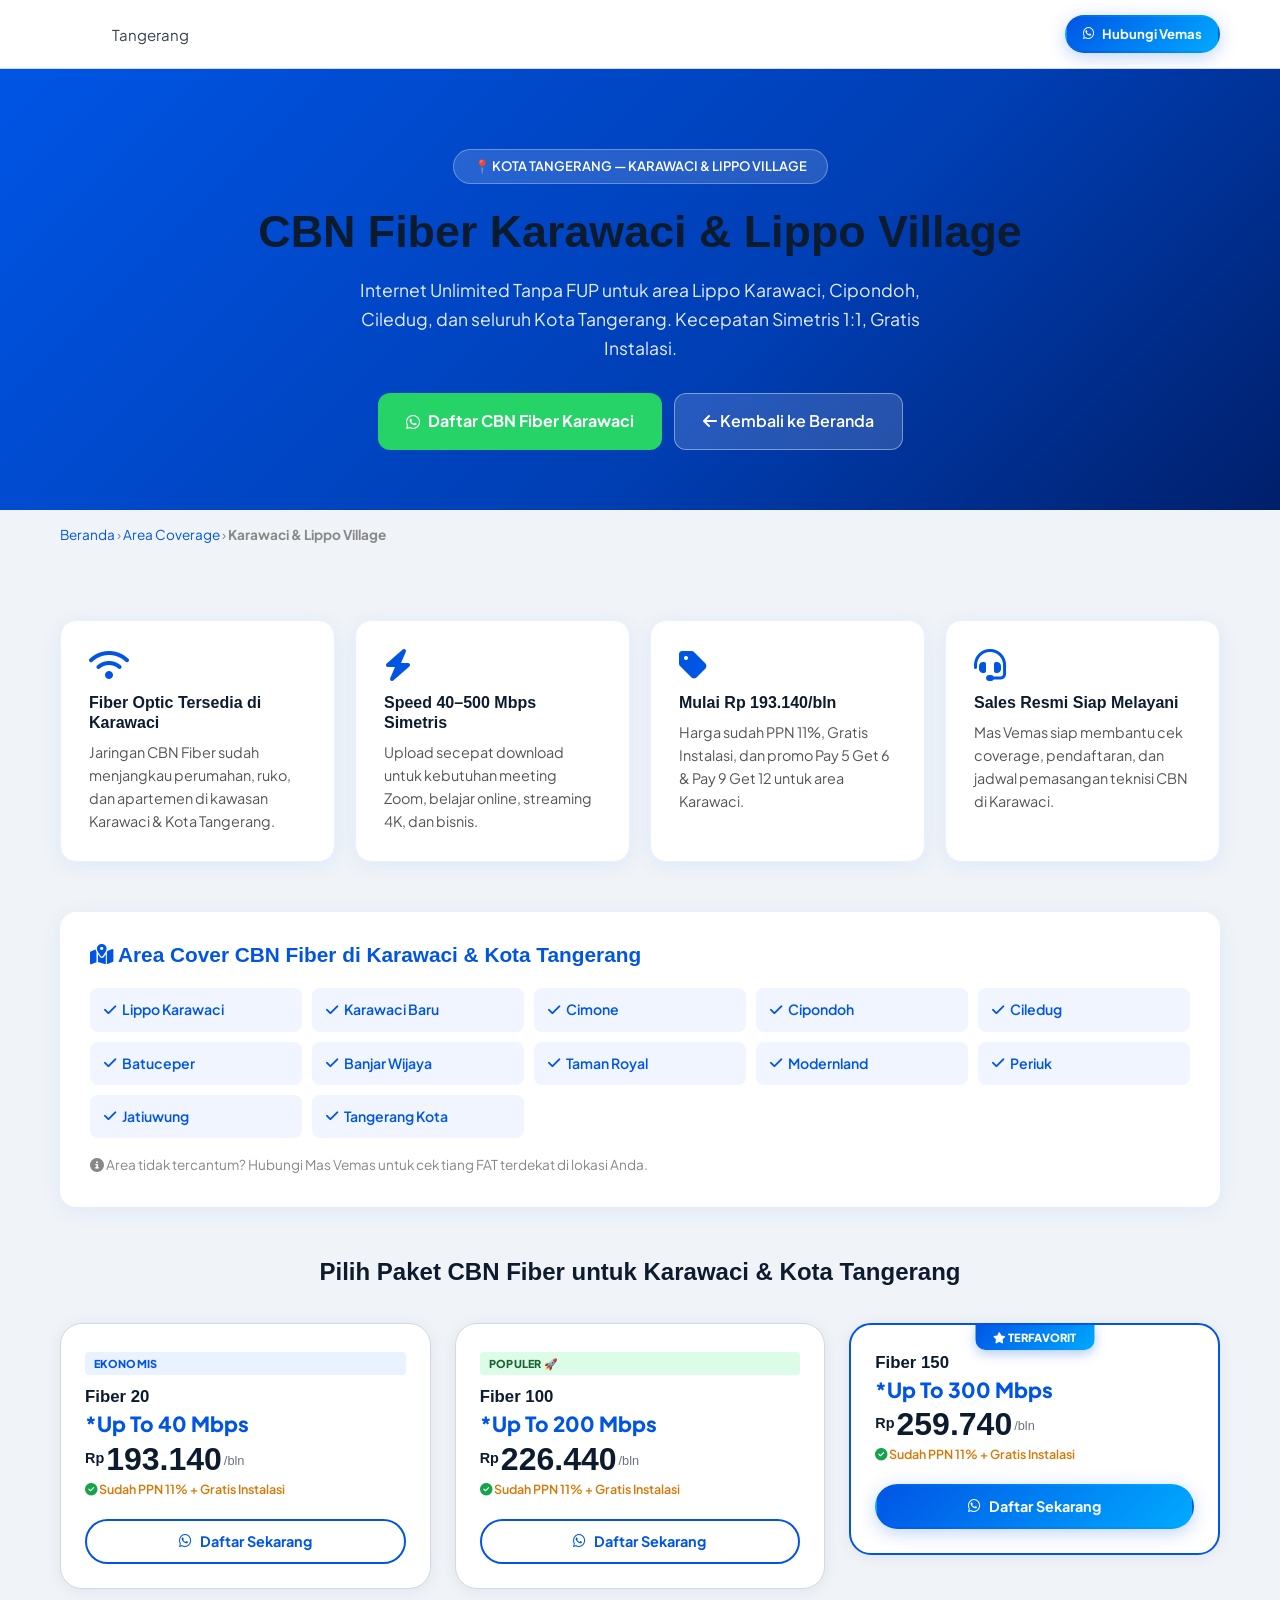
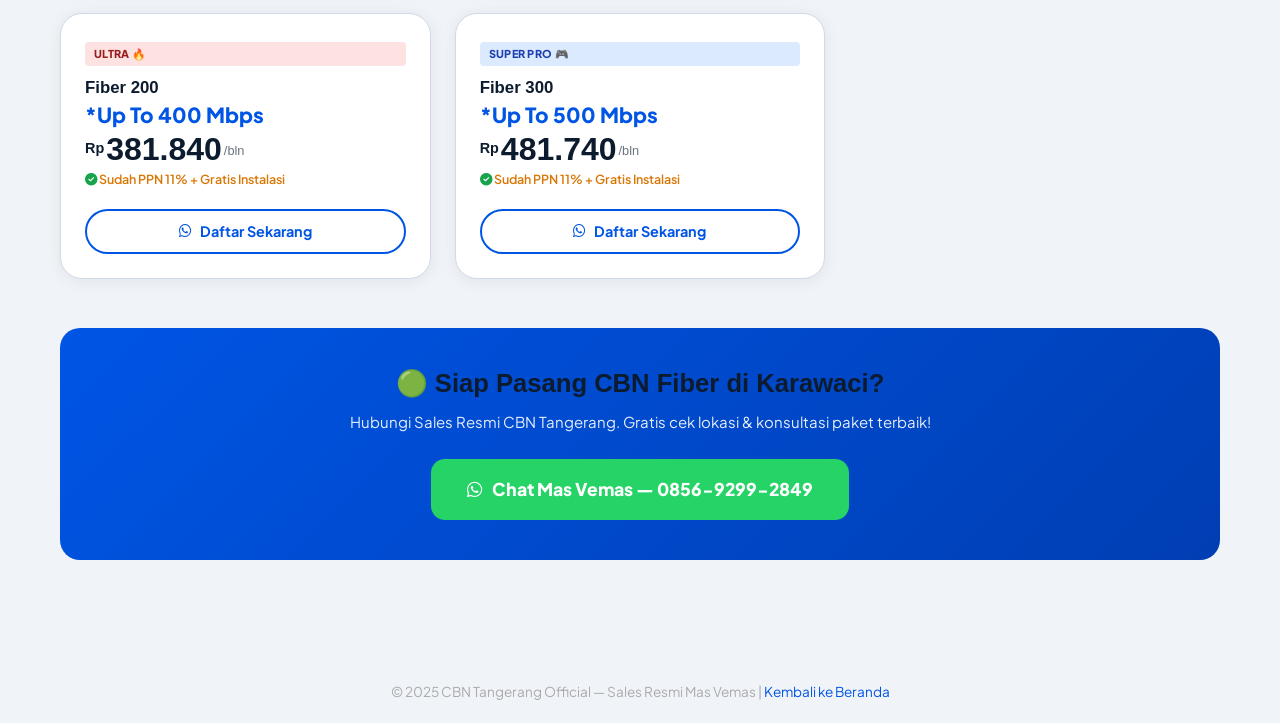
<file: karawaci.html>
<!DOCTYPE html>
<html lang="id">
<head>
    <meta charset="UTF-8"><meta name="viewport" content="width=device-width, initial-scale=1.0">
    <title>CBN Fiber Karawaci & Lippo Village - Internet Unlimited | Sales Vemas 0856-9299-2849</title>
    <meta name="description" content="Pasang Internet CBN Fiber di Lippo Karawaci & Kota Tangerang. Unlimited Tanpa FUP, Simetris 1:1, Gratis Installasi. Mulai Rp 193.140/bln. Hubungi Sales Resmi Vemas: 0856-9299-2849.">
    <meta name="keywords" content="CBN Fiber Karawaci, Internet Lippo Karawaci, WiFi Karawaci, CBN Kota Tangerang, Provider Internet Karawaci, Sales CBN Karawaci, Pasang WiFi Karawaci">
    <meta name="robots" content="index, follow">
    <link rel="canonical" href="https://cbntangerangofficial.com/karawaci.html">
    <link rel="icon" type="image/svg+xml" href="data:image/svg+xml,<svg xmlns='http://www.w3.org/2000/svg' viewBox='0 0 100 100'><rect width='100' height='100' rx='16' fill='%230055E5'/><text y='68' x='50' text-anchor='middle' font-size='42' font-weight='900' font-family='Arial,sans-serif' fill='white'>CBN</text></svg>">
    <meta name="theme-color" content="#0055E5">
    <meta property="og:title" content="CBN Fiber Karawaci & Lippo Village - Internet Unlimited Simetris 1:1">
    <meta property="og:description" content="Promo CBN Fiber Karawaci & Lippo Village. Mulai Rp 193.140/bln. Gratis Installasi. Hubungi Vemas: 0856-9299-2849.">
    <meta property="og:url" content="https://cbntangerangofficial.com/karawaci.html">
    <script type="application/ld+json">{"@context":"https://schema.org","@type":"LocalBusiness","name":"CBN Fiber Karawaci - Sales Resmi Vemas","telephone":"+6285692992849","url":"https://cbntangerangofficial.com/karawaci.html","address":{"@type":"PostalAddress","addressLocality":"Karawaci, Lippo Village, Kota Tangerang","addressRegion":"Banten","addressCountry":"ID"},"areaServed":["Karawaci","Lippo Village","Cipondoh","Ciledug","Kota Tangerang"]}</script>
    <link rel="preconnect" href="https://fonts.googleapis.com">
    <link href="https://fonts.googleapis.com/css2?family=Plus+Jakarta+Sans:wght@400;600;700;800&display=swap" rel="stylesheet">
    <link rel="stylesheet" href="https://cdnjs.cloudflare.com/ajax/libs/font-awesome/6.5.1/css/all.min.css">
    <link rel="stylesheet" href="styles.css">
    <style>
        .area-hero{background:linear-gradient(135deg,#0055E5 0%,#003EB3 60%,#001F6B 100%);padding:80px 0 60px;text-align:center;color:white}
        .area-hero .area-tag{background:rgba(255,255,255,.15);border:1px solid rgba(255,255,255,.3);border-radius:30px;padding:6px 20px;display:inline-block;font-size:13px;font-weight:600;margin-bottom:20px}
        .area-hero h1{font-size:clamp(1.8rem,4vw,2.8rem);font-weight:800;margin-bottom:16px}
        .area-hero p{font-size:1.1rem;opacity:.9;max-width:600px;margin:0 auto 30px}
        .area-hero .cta-group{display:flex;gap:12px;justify-content:center;flex-wrap:wrap}
        .area-hero .btn-wa{background:#25D366;color:white;padding:14px 28px;border-radius:12px;font-weight:700;font-size:1rem;text-decoration:none;display:inline-flex;align-items:center;gap:8px}
        .area-hero .btn-back{background:rgba(255,255,255,.15);color:white;padding:14px 28px;border-radius:12px;font-weight:600;font-size:1rem;text-decoration:none;border:1px solid rgba(255,255,255,.4)}
        .area-content{padding:60px 0}
        .area-info-grid{display:grid;grid-template-columns:repeat(auto-fit,minmax(250px,1fr));gap:20px;margin-bottom:50px}
        .area-info-card{background:white;border-radius:16px;padding:28px;box-shadow:0 4px 20px rgba(0,85,229,.08);border:1px solid #eaf0ff}
        .area-info-card i{font-size:2rem;color:#0055E5;margin-bottom:12px}
        .area-info-card h3{font-size:1rem;font-weight:700;margin-bottom:8px}
        .area-info-card p{font-size:.9rem;color:#555;line-height:1.6}
        .kelurahan-list{background:white;border-radius:16px;padding:30px;box-shadow:0 4px 20px rgba(0,85,229,.08);margin-bottom:50px}
        .kelurahan-list h2{font-size:1.3rem;font-weight:800;margin-bottom:20px;color:#0055E5}
        .kelurahan-grid{display:grid;grid-template-columns:repeat(auto-fill,minmax(180px,1fr));gap:10px}
        .kelurahan-chip{background:#f0f5ff;border-radius:8px;padding:10px 14px;font-size:.88rem;font-weight:600;color:#0055E5;display:flex;align-items:center;gap:6px}
        .cta-footer{background:linear-gradient(135deg,#0055E5,#003EB3);border-radius:20px;padding:40px;text-align:center;color:white}
        .cta-footer h2{font-size:1.6rem;font-weight:800;margin-bottom:10px}
        .cta-footer p{opacity:.9;margin-bottom:24px}
        .cta-footer .btn-wa-big{background:#25D366;color:white;padding:16px 36px;border-radius:14px;font-weight:800;font-size:1.1rem;text-decoration:none;display:inline-flex;align-items:center;gap:10px}
        .breadcrumb{padding:14px 0;font-size:.85rem;color:#888}
        .breadcrumb a{color:#0055E5;text-decoration:none}
    </style>
</head>
<body>
    <nav class="navbar"><div class="container nav-container"><a href="index.html" class="nav-logo"><span class="logo-cbn">CBN</span><span class="logo-tangerang">Tangerang</span></a><a href="https://wa.me/6285692992849?text=Halo%20Mas%20Vemas,%20saya%20dari%20Karawaci%20ingin%20info%20CBN%20Fiber" target="_blank" class="btn btn-primary btn-sm"><i class="fa-brands fa-whatsapp"></i> Hubungi Vemas</a></div></nav>
    <div class="area-hero">
        <div class="container">
            <div class="area-tag">📍 KOTA TANGERANG — KARAWACI & LIPPO VILLAGE</div>
            <h1>CBN Fiber Karawaci & Lippo Village</h1>
            <p>Internet Unlimited Tanpa FUP untuk area Lippo Karawaci, Cipondoh, Ciledug, dan seluruh Kota Tangerang. Kecepatan Simetris 1:1, Gratis Instalasi.</p>
            <div class="cta-group">
                <a href="https://wa.me/6285692992849?text=Halo%20Mas%20Vemas%20(Sales%20CBN),%20saya%20tinggal%20di%20Karawaci%20ingin%20daftar%20CBN%20Fiber" target="_blank" class="btn-wa"><i class="fa-brands fa-whatsapp"></i> Daftar CBN Fiber Karawaci</a>
                <a href="index.html" class="btn-back"><i class="fa-solid fa-arrow-left"></i> Kembali ke Beranda</a>
            </div>
        </div>
    </div>
    <div class="container"><div class="breadcrumb"><a href="index.html">Beranda</a> › <a href="index.html#coverage">Area Coverage</a> › <strong>Karawaci & Lippo Village</strong></div></div>
    <section class="area-content">
        <div class="container">
            <div class="area-info-grid">
                <div class="area-info-card"><i class="fa-solid fa-wifi"></i><h3>Fiber Optic Tersedia di Karawaci</h3><p>Jaringan CBN Fiber sudah menjangkau perumahan, ruko, dan apartemen di kawasan Karawaci & Kota Tangerang.</p></div>
                <div class="area-info-card"><i class="fa-solid fa-bolt"></i><h3>Speed 40–500 Mbps Simetris</h3><p>Upload secepat download untuk kebutuhan meeting Zoom, belajar online, streaming 4K, dan bisnis.</p></div>
                <div class="area-info-card"><i class="fa-solid fa-tag"></i><h3>Mulai Rp 193.140/bln</h3><p>Harga sudah PPN 11%, Gratis Instalasi, dan promo Pay 5 Get 6 & Pay 9 Get 12 untuk area Karawaci.</p></div>
                <div class="area-info-card"><i class="fa-solid fa-headset"></i><h3>Sales Resmi Siap Melayani</h3><p>Mas Vemas siap membantu cek coverage, pendaftaran, dan jadwal pemasangan teknisi CBN di Karawaci.</p></div>
            </div>
            <div class="kelurahan-list">
                <h2><i class="fa-solid fa-map-location-dot"></i> Area Cover CBN Fiber di Karawaci & Kota Tangerang</h2>
                <div class="kelurahan-grid">
                    <div class="kelurahan-chip"><i class="fa-solid fa-check"></i> Lippo Karawaci</div>
                    <div class="kelurahan-chip"><i class="fa-solid fa-check"></i> Karawaci Baru</div>
                    <div class="kelurahan-chip"><i class="fa-solid fa-check"></i> Cimone</div>
                    <div class="kelurahan-chip"><i class="fa-solid fa-check"></i> Cipondoh</div>
                    <div class="kelurahan-chip"><i class="fa-solid fa-check"></i> Ciledug</div>
                    <div class="kelurahan-chip"><i class="fa-solid fa-check"></i> Batuceper</div>
                    <div class="kelurahan-chip"><i class="fa-solid fa-check"></i> Banjar Wijaya</div>
                    <div class="kelurahan-chip"><i class="fa-solid fa-check"></i> Taman Royal</div>
                    <div class="kelurahan-chip"><i class="fa-solid fa-check"></i> Modernland</div>
                    <div class="kelurahan-chip"><i class="fa-solid fa-check"></i> Periuk</div>
                    <div class="kelurahan-chip"><i class="fa-solid fa-check"></i> Jatiuwung</div>
                    <div class="kelurahan-chip"><i class="fa-solid fa-check"></i> Tangerang Kota</div>
                </div>
                <p style="margin-top:16px;font-size:.85rem;color:#888;"><i class="fa-solid fa-circle-info"></i> Area tidak tercantum? Hubungi Mas Vemas untuk cek tiang FAT terdekat di lokasi Anda.</p>
            </div>
            <h2 style="text-align:center;font-size:1.5rem;font-weight:800;margin-bottom:30px;">Pilih Paket CBN Fiber untuk Karawaci & Kota Tangerang</h2>
            <div class="pricing-grid">
                <div class="price-card" data-category="home"><div class="price-badge">EKONOMIS</div><div class="price-header"><h3>Fiber 20</h3><p class="speed-title">*Up To 40 Mbps</p></div><div class="price-body"><div class="price-tag"><span class="currency">Rp</span><span class="amount">193.140</span><span class="period">/bln</span></div><p class="promo-text"><i class="fa-solid fa-circle-check text-success"></i> Sudah PPN 11% + Gratis Instalasi</p></div><div class="price-footer"><a href="https://wa.me/6285692992849?text=Halo%20Mas%20Vemas,%20saya%20area%20Karawaci%20ingin%20Fiber%2020%20(Rp.193.140/bln)" target="_blank" class="btn btn-outline-primary btn-block"><i class="fa-brands fa-whatsapp"></i> Daftar Sekarang</a></div></div>
                <div class="price-card" data-category="home"><div class="price-badge bg-safe">POPULER 🚀</div><div class="price-header"><h3>Fiber 100</h3><p class="speed-title">*Up To 200 Mbps</p></div><div class="price-body"><div class="price-tag"><span class="currency">Rp</span><span class="amount">226.440</span><span class="period">/bln</span></div><p class="promo-text"><i class="fa-solid fa-circle-check text-success"></i> Sudah PPN 11% + Gratis Instalasi</p></div><div class="price-footer"><a href="https://wa.me/6285692992849?text=Halo%20Mas%20Vemas,%20saya%20area%20Karawaci%20ingin%20Fiber%20100%20(Rp.226.440/bln)" target="_blank" class="btn btn-outline-primary btn-block"><i class="fa-brands fa-whatsapp"></i> Daftar Sekarang</a></div></div>
                <div class="price-card popular-card" data-category="home"><div class="popular-ribbon"><i class="fa-solid fa-star"></i> TERFAVORIT</div><div class="price-header"><h3>Fiber 150</h3><p class="speed-title">*Up To 300 Mbps</p></div><div class="price-body"><div class="price-tag"><span class="currency">Rp</span><span class="amount">259.740</span><span class="period">/bln</span></div><p class="promo-text"><i class="fa-solid fa-circle-check text-success"></i> Sudah PPN 11% + Gratis Instalasi</p></div><div class="price-footer"><a href="https://wa.me/6285692992849?text=Halo%20Mas%20Vemas,%20saya%20area%20Karawaci%20ingin%20Fiber%20150%20(Rp.259.740/bln)" target="_blank" class="btn btn-primary btn-block glow-effect"><i class="fa-brands fa-whatsapp"></i> Daftar Sekarang</a></div></div>
                <div class="price-card" data-category="home"><div class="price-badge bg-pro">ULTRA 🔥</div><div class="price-header"><h3>Fiber 200</h3><p class="speed-title">*Up To 400 Mbps</p></div><div class="price-body"><div class="price-tag"><span class="currency">Rp</span><span class="amount">381.840</span><span class="period">/bln</span></div><p class="promo-text"><i class="fa-solid fa-circle-check text-success"></i> Sudah PPN 11% + Gratis Instalasi</p></div><div class="price-footer"><a href="https://wa.me/6285692992849?text=Halo%20Mas%20Vemas,%20saya%20area%20Karawaci%20ingin%20Fiber%20200%20(Rp.381.840/bln)" target="_blank" class="btn btn-outline-primary btn-block"><i class="fa-brands fa-whatsapp"></i> Daftar Sekarang</a></div></div>
                <div class="price-card" data-category="home"><div class="price-badge bg-enterprise">SUPER PRO 🎮</div><div class="price-header"><h3>Fiber 300</h3><p class="speed-title">*Up To 500 Mbps</p></div><div class="price-body"><div class="price-tag"><span class="currency">Rp</span><span class="amount">481.740</span><span class="period">/bln</span></div><p class="promo-text"><i class="fa-solid fa-circle-check text-success"></i> Sudah PPN 11% + Gratis Instalasi</p></div><div class="price-footer"><a href="https://wa.me/6285692992849?text=Halo%20Mas%20Vemas,%20saya%20area%20Karawaci%20ingin%20Fiber%20300%20(Rp.481.740/bln)" target="_blank" class="btn btn-outline-primary btn-block"><i class="fa-brands fa-whatsapp"></i> Daftar Sekarang</a></div></div>
            </div>
            <br><br>
            <div class="cta-footer">
                <h2>🟢 Siap Pasang CBN Fiber di Karawaci?</h2>
                <p>Hubungi Sales Resmi CBN Tangerang. Gratis cek lokasi & konsultasi paket terbaik!</p>
                <a href="https://wa.me/6285692992849?text=Halo%20Mas%20Vemas,%20saya%20ingin%20pasang%20CBN%20Fiber%20di%20Karawaci" target="_blank" class="btn-wa-big"><i class="fa-brands fa-whatsapp"></i> Chat Mas Vemas — 0856-9299-2849</a>
            </div>
        </div>
    </section>
    <footer class="footer" style="margin-top:40px;"><div class="container footer-bottom" style="text-align:center;padding:20px 0;color:#aaa;font-size:.85rem;"><p>© 2025 CBN Tangerang Official — Sales Resmi Mas Vemas | <a href="index.html" style="color:#0055E5;">Kembali ke Beranda</a></p></div></footer>
</body>
</html>
</file>
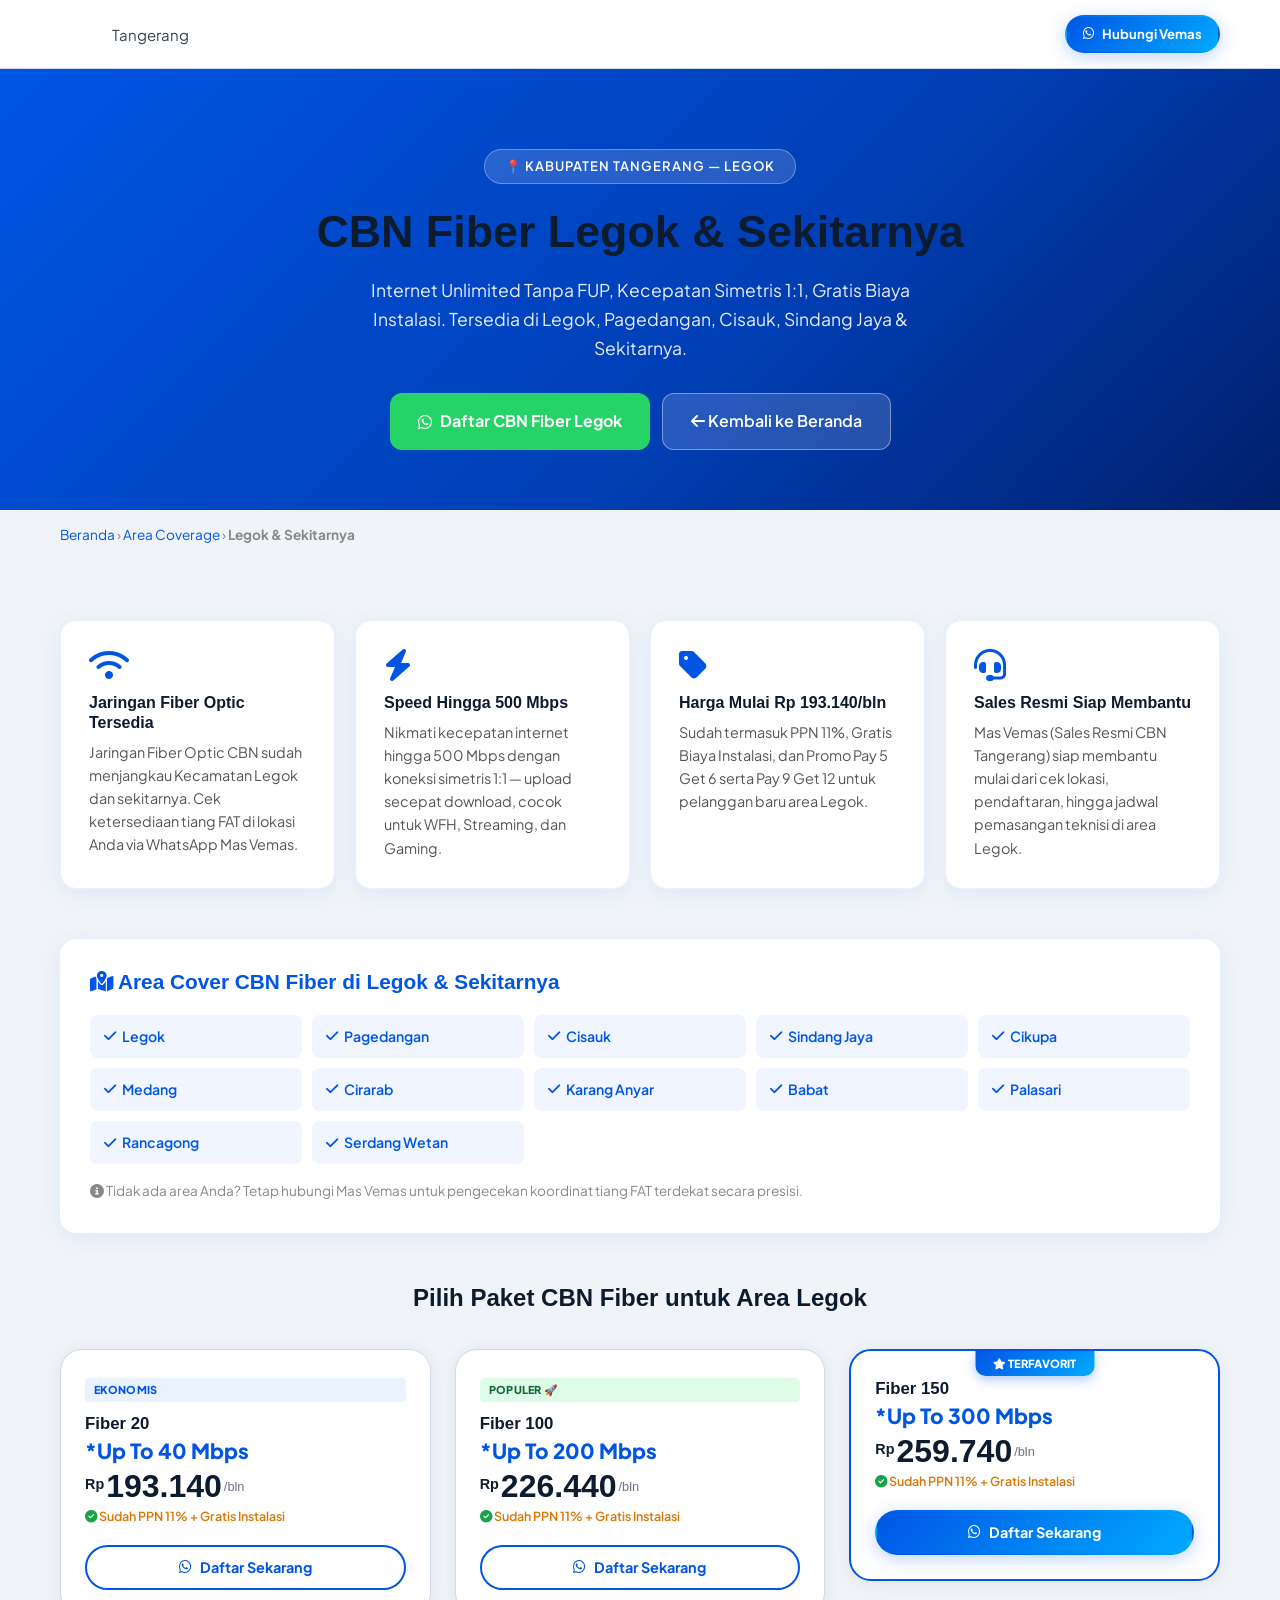
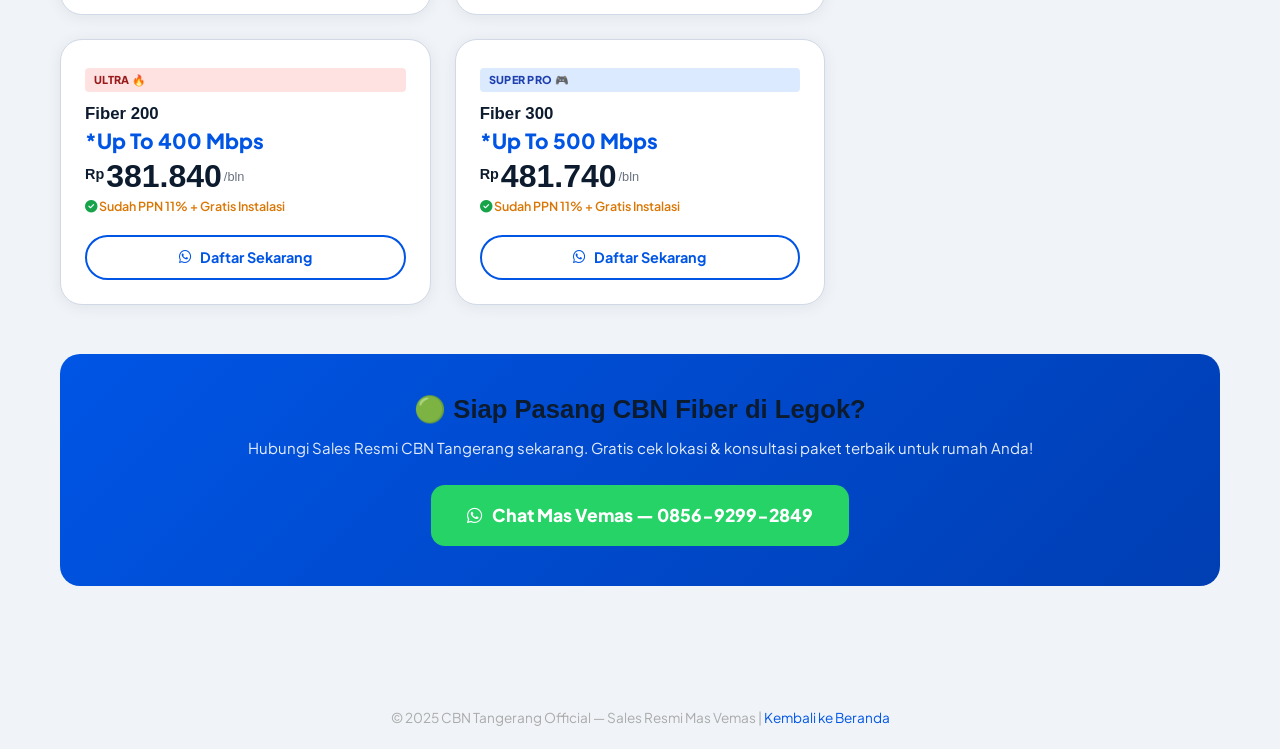
<file: legok.html>
<!DOCTYPE html>
<html lang="id">
<head>
    <meta charset="UTF-8">
    <meta name="viewport" content="width=device-width, initial-scale=1.0">
    <title>CBN Fiber Legok Tangerang - Internet Unlimited Simetris 1:1 | Sales Vemas 0856-9299-2849</title>
    <meta name="description" content="Pasang Internet CBN Fiber di Legok & Sekitarnya (Kab. Tangerang). Unlimited Tanpa FUP, Speed Simetris 1:1, Gratis Installasi. Mulai Rp 193.140/bln. Hubungi Sales Resmi Vemas: 0856-9299-2849.">
    <meta name="google-site-verification" content="Ddm2Z9u-pelOEWwO9oMwGY2draa0rowMVQI03vW4xpE" />
    <meta name="keywords" content="CBN Fiber Legok, Internet Legok Tangerang, WiFi Legok, Pasang WiFi Legok, Provider Internet Legok, CBN Tangerang, Internet Rumah Legok, Daftar CBN Legok">
    <meta name="robots" content="index, follow">
    <link rel="canonical" href="https://cbntangerangofficial.com/legok.html">
    <meta name="geo.region" content="ID-BT">
    <meta name="geo.placename" content="Legok, Tangerang">
    <link rel="icon" type="image/svg+xml" href="data:image/svg+xml,<svg xmlns='http://www.w3.org/2000/svg' viewBox='0 0 100 100'><rect width='100' height='100' rx='16' fill='%230055E5'/><text y='68' x='50' text-anchor='middle' font-size='42' font-weight='900' font-family='Arial,sans-serif' fill='white'>CBN</text></svg>">
    <meta name="theme-color" content="#0055E5">
    <meta property="og:type" content="website">
    <meta property="og:title" content="CBN Fiber Legok Tangerang - Internet Unlimited Simetris 1:1">
    <meta property="og:description" content="Promo Pasang CBN Fiber di Legok & Sekitarnya. Mulai Rp 193.140/bln. Gratis Installasi. Hubungi Vemas: 0856-9299-2849.">
    <meta property="og:url" content="https://cbntangerangofficial.com/legok.html">
    <script type="application/ld+json">
    {"@context":"https://schema.org","@type":"LocalBusiness","name":"CBN Fiber Legok - Sales Resmi Vemas","telephone":"+6285692992849","url":"https://cbntangerangofficial.com/legok.html","priceRange":"Rp 193.140 - Rp 481.740","address":{"@type":"PostalAddress","addressLocality":"Legok","addressRegion":"Banten","addressCountry":"ID"},"areaServed":["Legok","Pagedangan","Cisauk","Sindang Jaya","Cikupa"]}
    </script>
    <link rel="preconnect" href="https://fonts.googleapis.com">
    <link href="https://fonts.googleapis.com/css2?family=Plus+Jakarta+Sans:wght@400;600;700;800&display=swap" rel="stylesheet">
    <link rel="stylesheet" href="https://cdnjs.cloudflare.com/ajax/libs/font-awesome/6.5.1/css/all.min.css">
    <link rel="stylesheet" href="styles.css">
    <style>
        .area-hero { background: linear-gradient(135deg, #0055E5 0%, #003EB3 60%, #001F6B 100%); padding: 80px 0 60px; text-align: center; color: white; }
        .area-hero .area-tag { background: rgba(255,255,255,0.15); border: 1px solid rgba(255,255,255,0.3); border-radius: 30px; padding: 6px 20px; display: inline-block; font-size: 13px; font-weight: 600; margin-bottom: 20px; letter-spacing: 1px; }
        .area-hero h1 { font-size: clamp(1.8rem, 4vw, 2.8rem); font-weight: 800; margin-bottom: 16px; }
        .area-hero p { font-size: 1.1rem; opacity: 0.9; max-width: 600px; margin: 0 auto 30px; }
        .area-hero .cta-group { display: flex; gap: 12px; justify-content: center; flex-wrap: wrap; }
        .area-hero .btn-wa { background: #25D366; color: white; padding: 14px 28px; border-radius: 12px; font-weight: 700; font-size: 1rem; text-decoration: none; display: inline-flex; align-items: center; gap: 8px; }
        .area-hero .btn-back { background: rgba(255,255,255,0.15); color: white; padding: 14px 28px; border-radius: 12px; font-weight: 600; font-size: 1rem; text-decoration: none; border: 1px solid rgba(255,255,255,0.4); }
        .area-content { padding: 60px 0; }
        .area-info-grid { display: grid; grid-template-columns: repeat(auto-fit, minmax(250px, 1fr)); gap: 20px; margin-bottom: 50px; }
        .area-info-card { background: white; border-radius: 16px; padding: 28px; box-shadow: 0 4px 20px rgba(0,85,229,0.08); border: 1px solid #eaf0ff; }
        .area-info-card i { font-size: 2rem; color: #0055E5; margin-bottom: 12px; }
        .area-info-card h3 { font-size: 1rem; font-weight: 700; margin-bottom: 8px; }
        .area-info-card p { font-size: 0.9rem; color: #555; line-height: 1.6; }
        .kelurahan-list { background: white; border-radius: 16px; padding: 30px; box-shadow: 0 4px 20px rgba(0,85,229,0.08); margin-bottom: 50px; }
        .kelurahan-list h2 { font-size: 1.3rem; font-weight: 800; margin-bottom: 20px; color: #0055E5; }
        .kelurahan-grid { display: grid; grid-template-columns: repeat(auto-fill, minmax(180px, 1fr)); gap: 10px; }
        .kelurahan-chip { background: #f0f5ff; border-radius: 8px; padding: 10px 14px; font-size: 0.88rem; font-weight: 600; color: #0055E5; display: flex; align-items: center; gap: 6px; }
        .cta-footer { background: linear-gradient(135deg, #0055E5, #003EB3); border-radius: 20px; padding: 40px; text-align: center; color: white; }
        .cta-footer h2 { font-size: 1.6rem; font-weight: 800; margin-bottom: 10px; }
        .cta-footer p { opacity: 0.9; margin-bottom: 24px; }
        .cta-footer .btn-wa-big { background: #25D366; color: white; padding: 16px 36px; border-radius: 14px; font-weight: 800; font-size: 1.1rem; text-decoration: none; display: inline-flex; align-items: center; gap: 10px; }
        .breadcrumb { padding: 14px 0; font-size: 0.85rem; color: #888; }
        .breadcrumb a { color: #0055E5; text-decoration: none; }
    </style>
</head>
<body>
    <nav class="navbar">
        <div class="container nav-container">
            <a href="index.html" class="nav-logo">
                <span class="logo-cbn">CBN</span><span class="logo-tangerang">Tangerang</span>
            </a>
            <a href="https://wa.me/6285692992849?text=Halo%20Mas%20Vemas,%20saya%20dari%20area%20Legok%20ingin%20info%20CBN%20Fiber" target="_blank" class="btn btn-primary btn-sm">
                <i class="fa-brands fa-whatsapp"></i> Hubungi Vemas
            </a>
        </div>
    </nav>

    <div class="area-hero">
        <div class="container">
            <div class="area-tag">📍 KABUPATEN TANGERANG — LEGOK</div>
            <h1>CBN Fiber Legok & Sekitarnya</h1>
            <p>Internet Unlimited Tanpa FUP, Kecepatan Simetris 1:1, Gratis Biaya Instalasi. Tersedia di Legok, Pagedangan, Cisauk, Sindang Jaya & Sekitarnya.</p>
            <div class="cta-group">
                <a href="https://wa.me/6285692992849?text=Halo%20Mas%20Vemas%20(Sales%20CBN%20Tangerang),%20saya%20tinggal%20di%20area%20Legok%20ingin%20daftar%20paket%20CBN%20Fiber" target="_blank" class="btn-wa">
                    <i class="fa-brands fa-whatsapp"></i> Daftar CBN Fiber Legok
                </a>
                <a href="index.html" class="btn-back"><i class="fa-solid fa-arrow-left"></i> Kembali ke Beranda</a>
            </div>
        </div>
    </div>

    <div class="container">
        <div class="breadcrumb">
            <a href="index.html">Beranda</a> › <a href="index.html#coverage">Area Coverage</a> › <strong>Legok & Sekitarnya</strong>
        </div>
    </div>

    <section class="area-content">
        <div class="container">
            <div class="area-info-grid">
                <div class="area-info-card">
                    <i class="fa-solid fa-wifi"></i>
                    <h3>Jaringan Fiber Optic Tersedia</h3>
                    <p>Jaringan Fiber Optic CBN sudah menjangkau Kecamatan Legok dan sekitarnya. Cek ketersediaan tiang FAT di lokasi Anda via WhatsApp Mas Vemas.</p>
                </div>
                <div class="area-info-card">
                    <i class="fa-solid fa-bolt"></i>
                    <h3>Speed Hingga 500 Mbps</h3>
                    <p>Nikmati kecepatan internet hingga 500 Mbps dengan koneksi simetris 1:1 — upload secepat download, cocok untuk WFH, Streaming, dan Gaming.</p>
                </div>
                <div class="area-info-card">
                    <i class="fa-solid fa-tag"></i>
                    <h3>Harga Mulai Rp 193.140/bln</h3>
                    <p>Sudah termasuk PPN 11%, Gratis Biaya Instalasi, dan Promo Pay 5 Get 6 serta Pay 9 Get 12 untuk pelanggan baru area Legok.</p>
                </div>
                <div class="area-info-card">
                    <i class="fa-solid fa-headset"></i>
                    <h3>Sales Resmi Siap Membantu</h3>
                    <p>Mas Vemas (Sales Resmi CBN Tangerang) siap membantu mulai dari cek lokasi, pendaftaran, hingga jadwal pemasangan teknisi di area Legok.</p>
                </div>
            </div>

            <div class="kelurahan-list">
                <h2><i class="fa-solid fa-map-location-dot"></i> Area Cover CBN Fiber di Legok & Sekitarnya</h2>
                <div class="kelurahan-grid">
                    <div class="kelurahan-chip"><i class="fa-solid fa-check"></i> Legok</div>
                    <div class="kelurahan-chip"><i class="fa-solid fa-check"></i> Pagedangan</div>
                    <div class="kelurahan-chip"><i class="fa-solid fa-check"></i> Cisauk</div>
                    <div class="kelurahan-chip"><i class="fa-solid fa-check"></i> Sindang Jaya</div>
                    <div class="kelurahan-chip"><i class="fa-solid fa-check"></i> Cikupa</div>
                    <div class="kelurahan-chip"><i class="fa-solid fa-check"></i> Medang</div>
                    <div class="kelurahan-chip"><i class="fa-solid fa-check"></i> Cirarab</div>
                    <div class="kelurahan-chip"><i class="fa-solid fa-check"></i> Karang Anyar</div>
                    <div class="kelurahan-chip"><i class="fa-solid fa-check"></i> Babat</div>
                    <div class="kelurahan-chip"><i class="fa-solid fa-check"></i> Palasari</div>
                    <div class="kelurahan-chip"><i class="fa-solid fa-check"></i> Rancagong</div>
                    <div class="kelurahan-chip"><i class="fa-solid fa-check"></i> Serdang Wetan</div>
                </div>
                <p style="margin-top:16px;font-size:0.85rem;color:#888;"><i class="fa-solid fa-circle-info"></i> Tidak ada area Anda? Tetap hubungi Mas Vemas untuk pengecekan koordinat tiang FAT terdekat secara presisi.</p>
            </div>

            <!-- Pricing Grid -->
            <h2 style="text-align:center;font-size:1.5rem;font-weight:800;margin-bottom:30px;">Pilih Paket CBN Fiber untuk Area Legok</h2>
            <div class="pricing-grid">
                <div class="price-card" data-category="home">
                    <div class="price-badge">EKONOMIS</div>
                    <div class="price-header"><h3>Fiber 20</h3><p class="speed-title">*Up To 40 Mbps</p></div>
                    <div class="price-body">
                        <div class="price-tag"><span class="currency">Rp</span><span class="amount">193.140</span><span class="period">/bln</span></div>
                        <p class="promo-text"><i class="fa-solid fa-circle-check text-success"></i> Sudah PPN 11% + Gratis Instalasi</p>
                    </div>
                    <div class="price-footer"><a href="https://wa.me/6285692992849?text=Halo%20Mas%20Vemas,%20saya%20area%20Legok%20ingin%20daftar%20Fiber%2020%20(Rp.193.140/bln)" target="_blank" class="btn btn-outline-primary btn-block"><i class="fa-brands fa-whatsapp"></i> Daftar Sekarang</a></div>
                </div>
                <div class="price-card" data-category="home">
                    <div class="price-badge bg-safe">POPULER 🚀</div>
                    <div class="price-header"><h3>Fiber 100</h3><p class="speed-title">*Up To 200 Mbps</p></div>
                    <div class="price-body">
                        <div class="price-tag"><span class="currency">Rp</span><span class="amount">226.440</span><span class="period">/bln</span></div>
                        <p class="promo-text"><i class="fa-solid fa-circle-check text-success"></i> Sudah PPN 11% + Gratis Instalasi</p>
                    </div>
                    <div class="price-footer"><a href="https://wa.me/6285692992849?text=Halo%20Mas%20Vemas,%20saya%20area%20Legok%20ingin%20daftar%20Fiber%20100%20(Rp.226.440/bln)" target="_blank" class="btn btn-outline-primary btn-block"><i class="fa-brands fa-whatsapp"></i> Daftar Sekarang</a></div>
                </div>
                <div class="price-card popular-card" data-category="home">
                    <div class="popular-ribbon"><i class="fa-solid fa-star"></i> TERFAVORIT</div>
                    <div class="price-header"><h3>Fiber 150</h3><p class="speed-title">*Up To 300 Mbps</p></div>
                    <div class="price-body">
                        <div class="price-tag"><span class="currency">Rp</span><span class="amount">259.740</span><span class="period">/bln</span></div>
                        <p class="promo-text"><i class="fa-solid fa-circle-check text-success"></i> Sudah PPN 11% + Gratis Instalasi</p>
                    </div>
                    <div class="price-footer"><a href="https://wa.me/6285692992849?text=Halo%20Mas%20Vemas,%20saya%20area%20Legok%20ingin%20daftar%20Fiber%20150%20(Rp.259.740/bln)" target="_blank" class="btn btn-primary btn-block glow-effect"><i class="fa-brands fa-whatsapp"></i> Daftar Sekarang</a></div>
                </div>
                <div class="price-card" data-category="home">
                    <div class="price-badge bg-pro">ULTRA 🔥</div>
                    <div class="price-header"><h3>Fiber 200</h3><p class="speed-title">*Up To 400 Mbps</p></div>
                    <div class="price-body">
                        <div class="price-tag"><span class="currency">Rp</span><span class="amount">381.840</span><span class="period">/bln</span></div>
                        <p class="promo-text"><i class="fa-solid fa-circle-check text-success"></i> Sudah PPN 11% + Gratis Instalasi</p>
                    </div>
                    <div class="price-footer"><a href="https://wa.me/6285692992849?text=Halo%20Mas%20Vemas,%20saya%20area%20Legok%20ingin%20daftar%20Fiber%20200%20(Rp.381.840/bln)" target="_blank" class="btn btn-outline-primary btn-block"><i class="fa-brands fa-whatsapp"></i> Daftar Sekarang</a></div>
                </div>
                <div class="price-card" data-category="home">
                    <div class="price-badge bg-enterprise">SUPER PRO 🎮</div>
                    <div class="price-header"><h3>Fiber 300</h3><p class="speed-title">*Up To 500 Mbps</p></div>
                    <div class="price-body">
                        <div class="price-tag"><span class="currency">Rp</span><span class="amount">481.740</span><span class="period">/bln</span></div>
                        <p class="promo-text"><i class="fa-solid fa-circle-check text-success"></i> Sudah PPN 11% + Gratis Instalasi</p>
                    </div>
                    <div class="price-footer"><a href="https://wa.me/6285692992849?text=Halo%20Mas%20Vemas,%20saya%20area%20Legok%20ingin%20daftar%20Fiber%20300%20(Rp.481.740/bln)" target="_blank" class="btn btn-outline-primary btn-block"><i class="fa-brands fa-whatsapp"></i> Daftar Sekarang</a></div>
                </div>
            </div>

            <br><br>
            <div class="cta-footer">
                <h2>🟢 Siap Pasang CBN Fiber di Legok?</h2>
                <p>Hubungi Sales Resmi CBN Tangerang sekarang. Gratis cek lokasi & konsultasi paket terbaik untuk rumah Anda!</p>
                <a href="https://wa.me/6285692992849?text=Halo%20Mas%20Vemas%20(Sales%20CBN%20Tangerang),%20saya%20ingin%20pasang%20CBN%20Fiber%20di%20area%20Legok" target="_blank" class="btn-wa-big">
                    <i class="fa-brands fa-whatsapp"></i> Chat Mas Vemas — 0856-9299-2849
                </a>
            </div>
        </div>
    </section>

    <footer class="footer" style="margin-top:40px;">
        <div class="container footer-bottom" style="text-align:center;padding:20px 0;color:#aaa;font-size:0.85rem;">
            <p>© 2025 CBN Tangerang Official — Sales Resmi Mas Vemas | <a href="index.html" style="color:#0055E5;">Kembali ke Beranda</a></p>
        </div>
    </footer>
</body>
</html>
</file>
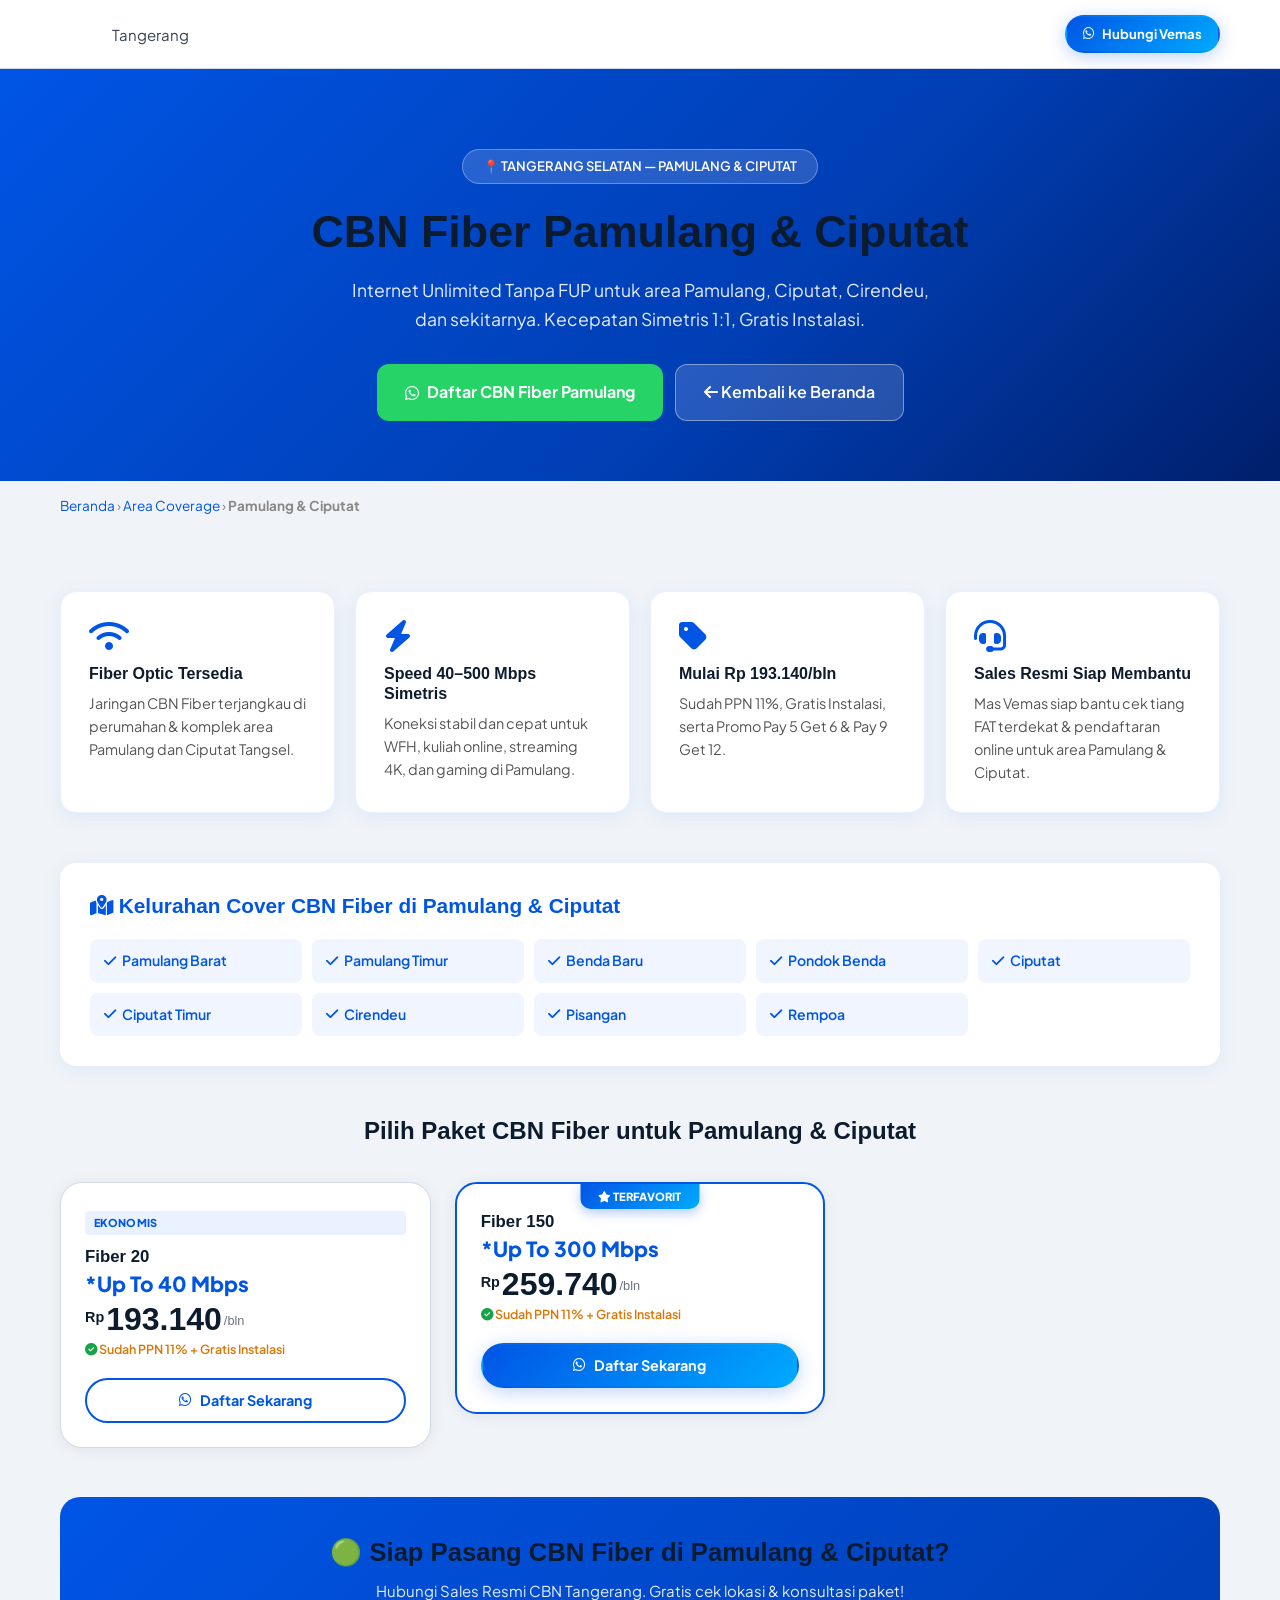
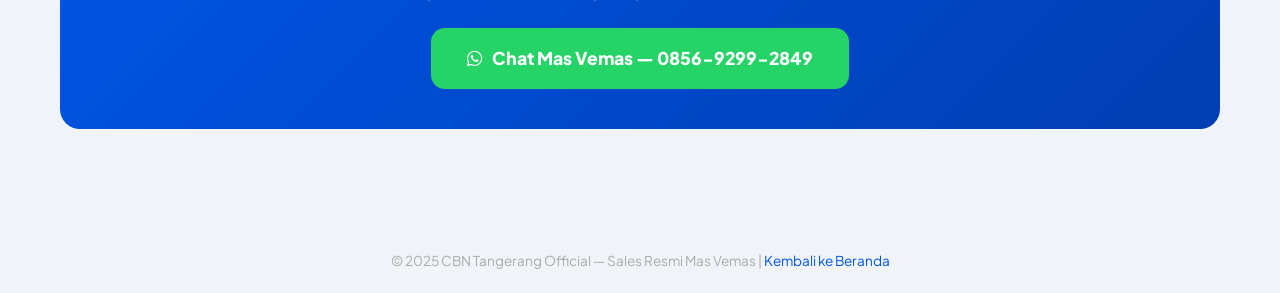
<file: pamulang-ciputat.html>
<!DOCTYPE html>
<html lang="id">
<head>
    <meta charset="UTF-8"><meta name="viewport" content="width=device-width, initial-scale=1.0">
    <title>CBN Fiber Pamulang & Ciputat - Internet Unlimited | Sales Vemas 0856-9299-2849</title>
    <meta name="description" content="Pasang Internet CBN Fiber di Pamulang & Ciputat (Tangerang Selatan). Unlimited Tanpa FUP, Speed Simetris 1:1, Gratis Installasi. Mulai Rp 193.140/bln. Hubungi Sales Resmi Vemas: 0856-9299-2849.">
    <meta name="keywords" content="CBN Fiber Pamulang, CBN Fiber Ciputat, Internet Pamulang, WiFi Ciputat, Provider Internet Pamulang, Sales CBN Pamulang, Pasang WiFi Ciputat">
    <meta name="robots" content="index, follow">
    <link rel="canonical" href="https://cbntangerangofficial.com/pamulang-ciputat.html">
    <link rel="icon" type="image/svg+xml" href="data:image/svg+xml,<svg xmlns='http://www.w3.org/2000/svg' viewBox='0 0 100 100'><rect width='100' height='100' rx='16' fill='%230055E5'/><text y='68' x='50' text-anchor='middle' font-size='42' font-weight='900' font-family='Arial,sans-serif' fill='white'>CBN</text></svg>">
    <meta name="theme-color" content="#0055E5">
    <meta property="og:title" content="CBN Fiber Pamulang & Ciputat - Internet Unlimited Simetris 1:1">
    <meta property="og:description" content="Promo CBN Fiber Pamulang & Ciputat. Mulai Rp 193.140/bln. Gratis Installasi. Hubungi Vemas: 0856-9299-2849.">
    <meta property="og:url" content="https://cbntangerangofficial.com/pamulang-ciputat.html">
    <script type="application/ld+json">{"@context":"https://schema.org","@type":"LocalBusiness","name":"CBN Fiber Pamulang Ciputat - Sales Resmi Vemas","telephone":"+6285692992849","url":"https://cbntangerangofficial.com/pamulang-ciputat.html","address":{"@type":"PostalAddress","addressLocality":"Pamulang, Ciputat","addressRegion":"Banten","addressCountry":"ID"},"areaServed":["Pamulang","Ciputat","Tangerang Selatan"]}</script>
    <link rel="preconnect" href="https://fonts.googleapis.com">
    <link href="https://fonts.googleapis.com/css2?family=Plus+Jakarta+Sans:wght@400;600;700;800&display=swap" rel="stylesheet">
    <link rel="stylesheet" href="https://cdnjs.cloudflare.com/ajax/libs/font-awesome/6.5.1/css/all.min.css">
    <link rel="stylesheet" href="styles.css">
    <style>
        .area-hero{background:linear-gradient(135deg,#0055E5 0%,#003EB3 60%,#001F6B 100%);padding:80px 0 60px;text-align:center;color:white}
        .area-hero .area-tag{background:rgba(255,255,255,.15);border:1px solid rgba(255,255,255,.3);border-radius:30px;padding:6px 20px;display:inline-block;font-size:13px;font-weight:600;margin-bottom:20px}
        .area-hero h1{font-size:clamp(1.8rem,4vw,2.8rem);font-weight:800;margin-bottom:16px}
        .area-hero p{font-size:1.1rem;opacity:.9;max-width:600px;margin:0 auto 30px}
        .area-hero .cta-group{display:flex;gap:12px;justify-content:center;flex-wrap:wrap}
        .area-hero .btn-wa{background:#25D366;color:white;padding:14px 28px;border-radius:12px;font-weight:700;font-size:1rem;text-decoration:none;display:inline-flex;align-items:center;gap:8px}
        .area-hero .btn-back{background:rgba(255,255,255,.15);color:white;padding:14px 28px;border-radius:12px;font-weight:600;font-size:1rem;text-decoration:none;border:1px solid rgba(255,255,255,.4)}
        .area-content{padding:60px 0}
        .area-info-grid{display:grid;grid-template-columns:repeat(auto-fit,minmax(250px,1fr));gap:20px;margin-bottom:50px}
        .area-info-card{background:white;border-radius:16px;padding:28px;box-shadow:0 4px 20px rgba(0,85,229,.08);border:1px solid #eaf0ff}
        .area-info-card i{font-size:2rem;color:#0055E5;margin-bottom:12px}
        .area-info-card h3{font-size:1rem;font-weight:700;margin-bottom:8px}
        .area-info-card p{font-size:.9rem;color:#555;line-height:1.6}
        .kelurahan-list{background:white;border-radius:16px;padding:30px;box-shadow:0 4px 20px rgba(0,85,229,.08);margin-bottom:50px}
        .kelurahan-list h2{font-size:1.3rem;font-weight:800;margin-bottom:20px;color:#0055E5}
        .kelurahan-grid{display:grid;grid-template-columns:repeat(auto-fill,minmax(180px,1fr));gap:10px}
        .kelurahan-chip{background:#f0f5ff;border-radius:8px;padding:10px 14px;font-size:.88rem;font-weight:600;color:#0055E5;display:flex;align-items:center;gap:6px}
        .cta-footer{background:linear-gradient(135deg,#0055E5,#003EB3);border-radius:20px;padding:40px;text-align:center;color:white}
        .cta-footer h2{font-size:1.6rem;font-weight:800;margin-bottom:10px}
        .cta-footer p{opacity:.9;margin-bottom:24px}
        .cta-footer .btn-wa-big{background:#25D366;color:white;padding:16px 36px;border-radius:14px;font-weight:800;font-size:1.1rem;text-decoration:none;display:inline-flex;align-items:center;gap:10px}
        .breadcrumb{padding:14px 0;font-size:.85rem;color:#888}
        .breadcrumb a{color:#0055E5;text-decoration:none}
    </style>
</head>
<body>
    <nav class="navbar"><div class="container nav-container"><a href="index.html" class="nav-logo"><span class="logo-cbn">CBN</span><span class="logo-tangerang">Tangerang</span></a><a href="https://wa.me/6285692992849?text=Halo%20Mas%20Vemas,%20saya%20dari%20Pamulang%20Ciputat%20ingin%20info%20CBN%20Fiber" target="_blank" class="btn btn-primary btn-sm"><i class="fa-brands fa-whatsapp"></i> Hubungi Vemas</a></div></nav>
    <div class="area-hero">
        <div class="container">
            <div class="area-tag">📍 TANGERANG SELATAN — PAMULANG & CIPUTAT</div>
            <h1>CBN Fiber Pamulang & Ciputat</h1>
            <p>Internet Unlimited Tanpa FUP untuk area Pamulang, Ciputat, Cirendeu, dan sekitarnya. Kecepatan Simetris 1:1, Gratis Instalasi.</p>
            <div class="cta-group">
                <a href="https://wa.me/6285692992849?text=Halo%20Mas%20Vemas%20(Sales%20CBN),%20saya%20tinggal%20di%20Pamulang%20Ciputat%20ingin%20daftar%20CBN%20Fiber" target="_blank" class="btn-wa"><i class="fa-brands fa-whatsapp"></i> Daftar CBN Fiber Pamulang</a>
                <a href="index.html" class="btn-back"><i class="fa-solid fa-arrow-left"></i> Kembali ke Beranda</a>
            </div>
        </div>
    </div>
    <div class="container"><div class="breadcrumb"><a href="index.html">Beranda</a> › <a href="index.html#coverage">Area Coverage</a> › <strong>Pamulang & Ciputat</strong></div></div>
    <section class="area-content">
        <div class="container">
            <div class="area-info-grid">
                <div class="area-info-card"><i class="fa-solid fa-wifi"></i><h3>Fiber Optic Tersedia</h3><p>Jaringan CBN Fiber terjangkau di perumahan & komplek area Pamulang dan Ciputat Tangsel.</p></div>
                <div class="area-info-card"><i class="fa-solid fa-bolt"></i><h3>Speed 40–500 Mbps Simetris</h3><p>Koneksi stabil dan cepat untuk WFH, kuliah online, streaming 4K, dan gaming di Pamulang.</p></div>
                <div class="area-info-card"><i class="fa-solid fa-tag"></i><h3>Mulai Rp 193.140/bln</h3><p>Sudah PPN 11%, Gratis Instalasi, serta Promo Pay 5 Get 6 & Pay 9 Get 12.</p></div>
                <div class="area-info-card"><i class="fa-solid fa-headset"></i><h3>Sales Resmi Siap Membantu</h3><p>Mas Vemas siap bantu cek tiang FAT terdekat & pendaftaran online untuk area Pamulang & Ciputat.</p></div>
            </div>
            <div class="kelurahan-list">
                <h2><i class="fa-solid fa-map-location-dot"></i> Kelurahan Cover CBN Fiber di Pamulang & Ciputat</h2>
                <div class="kelurahan-grid">
                    <div class="kelurahan-chip"><i class="fa-solid fa-check"></i> Pamulang Barat</div>
                    <div class="kelurahan-chip"><i class="fa-solid fa-check"></i> Pamulang Timur</div>
                    <div class="kelurahan-chip"><i class="fa-solid fa-check"></i> Benda Baru</div>
                    <div class="kelurahan-chip"><i class="fa-solid fa-check"></i> Pondok Benda</div>
                    <div class="kelurahan-chip"><i class="fa-solid fa-check"></i> Ciputat</div>
                    <div class="kelurahan-chip"><i class="fa-solid fa-check"></i> Ciputat Timur</div>
                    <div class="kelurahan-chip"><i class="fa-solid fa-check"></i> Cirendeu</div>
                    <div class="kelurahan-chip"><i class="fa-solid fa-check"></i> Pisangan</div>
                    <div class="kelurahan-chip"><i class="fa-solid fa-check"></i> Rempoa</div>
                </div>
            </div>
            <h2 style="text-align:center;font-size:1.5rem;font-weight:800;margin-bottom:30px;">Pilih Paket CBN Fiber untuk Pamulang & Ciputat</h2>
            <div class="pricing-grid">
                <div class="price-card" data-category="home"><div class="price-badge">EKONOMIS</div><div class="price-header"><h3>Fiber 20</h3><p class="speed-title">*Up To 40 Mbps</p></div><div class="price-body"><div class="price-tag"><span class="currency">Rp</span><span class="amount">193.140</span><span class="period">/bln</span></div><p class="promo-text"><i class="fa-solid fa-circle-check text-success"></i> Sudah PPN 11% + Gratis Instalasi</p></div><div class="price-footer"><a href="https://wa.me/6285692992849?text=Halo%20Mas%20Vemas,%20saya%20area%20Pamulang%20ingin%20Fiber%2020%20(Rp.193.140/bln)" target="_blank" class="btn btn-outline-primary btn-block"><i class="fa-brands fa-whatsapp"></i> Daftar Sekarang</a></div></div>
                <div class="price-card popular-card" data-category="home"><div class="popular-ribbon"><i class="fa-solid fa-star"></i> TERFAVORIT</div><div class="price-header"><h3>Fiber 150</h3><p class="speed-title">*Up To 300 Mbps</p></div><div class="price-body"><div class="price-tag"><span class="currency">Rp</span><span class="amount">259.740</span><span class="period">/bln</span></div><p class="promo-text"><i class="fa-solid fa-circle-check text-success"></i> Sudah PPN 11% + Gratis Instalasi</p></div><div class="price-footer"><a href="https://wa.me/6285692992849?text=Halo%20Mas%20Vemas,%20saya%20area%20Pamulang%20ingin%20Fiber%20150%20(Rp.259.740/bln)" target="_blank" class="btn btn-primary btn-block glow-effect"><i class="fa-brands fa-whatsapp"></i> Daftar Sekarang</a></div></div>
            </div>
            <br><br>
            <div class="cta-footer">
                <h2>🟢 Siap Pasang CBN Fiber di Pamulang & Ciputat?</h2>
                <p>Hubungi Sales Resmi CBN Tangerang. Gratis cek lokasi & konsultasi paket!</p>
                <a href="https://wa.me/6285692992849?text=Halo%20Mas%20Vemas,%20saya%20ingin%20pasang%20CBN%20Fiber%20di%20Pamulang%20Ciputat" target="_blank" class="btn-wa-big"><i class="fa-brands fa-whatsapp"></i> Chat Mas Vemas — 0856-9299-2849</a>
            </div>
        </div>
    </section>
    <footer class="footer" style="margin-top:40px;"><div class="container footer-bottom" style="text-align:center;padding:20px 0;color:#aaa;font-size:.85rem;"><p>© 2025 CBN Tangerang Official — Sales Resmi Mas Vemas | <a href="index.html" style="color:#0055E5;">Kembali ke Beranda</a></p></div></footer>
</body>
</html>
</file>
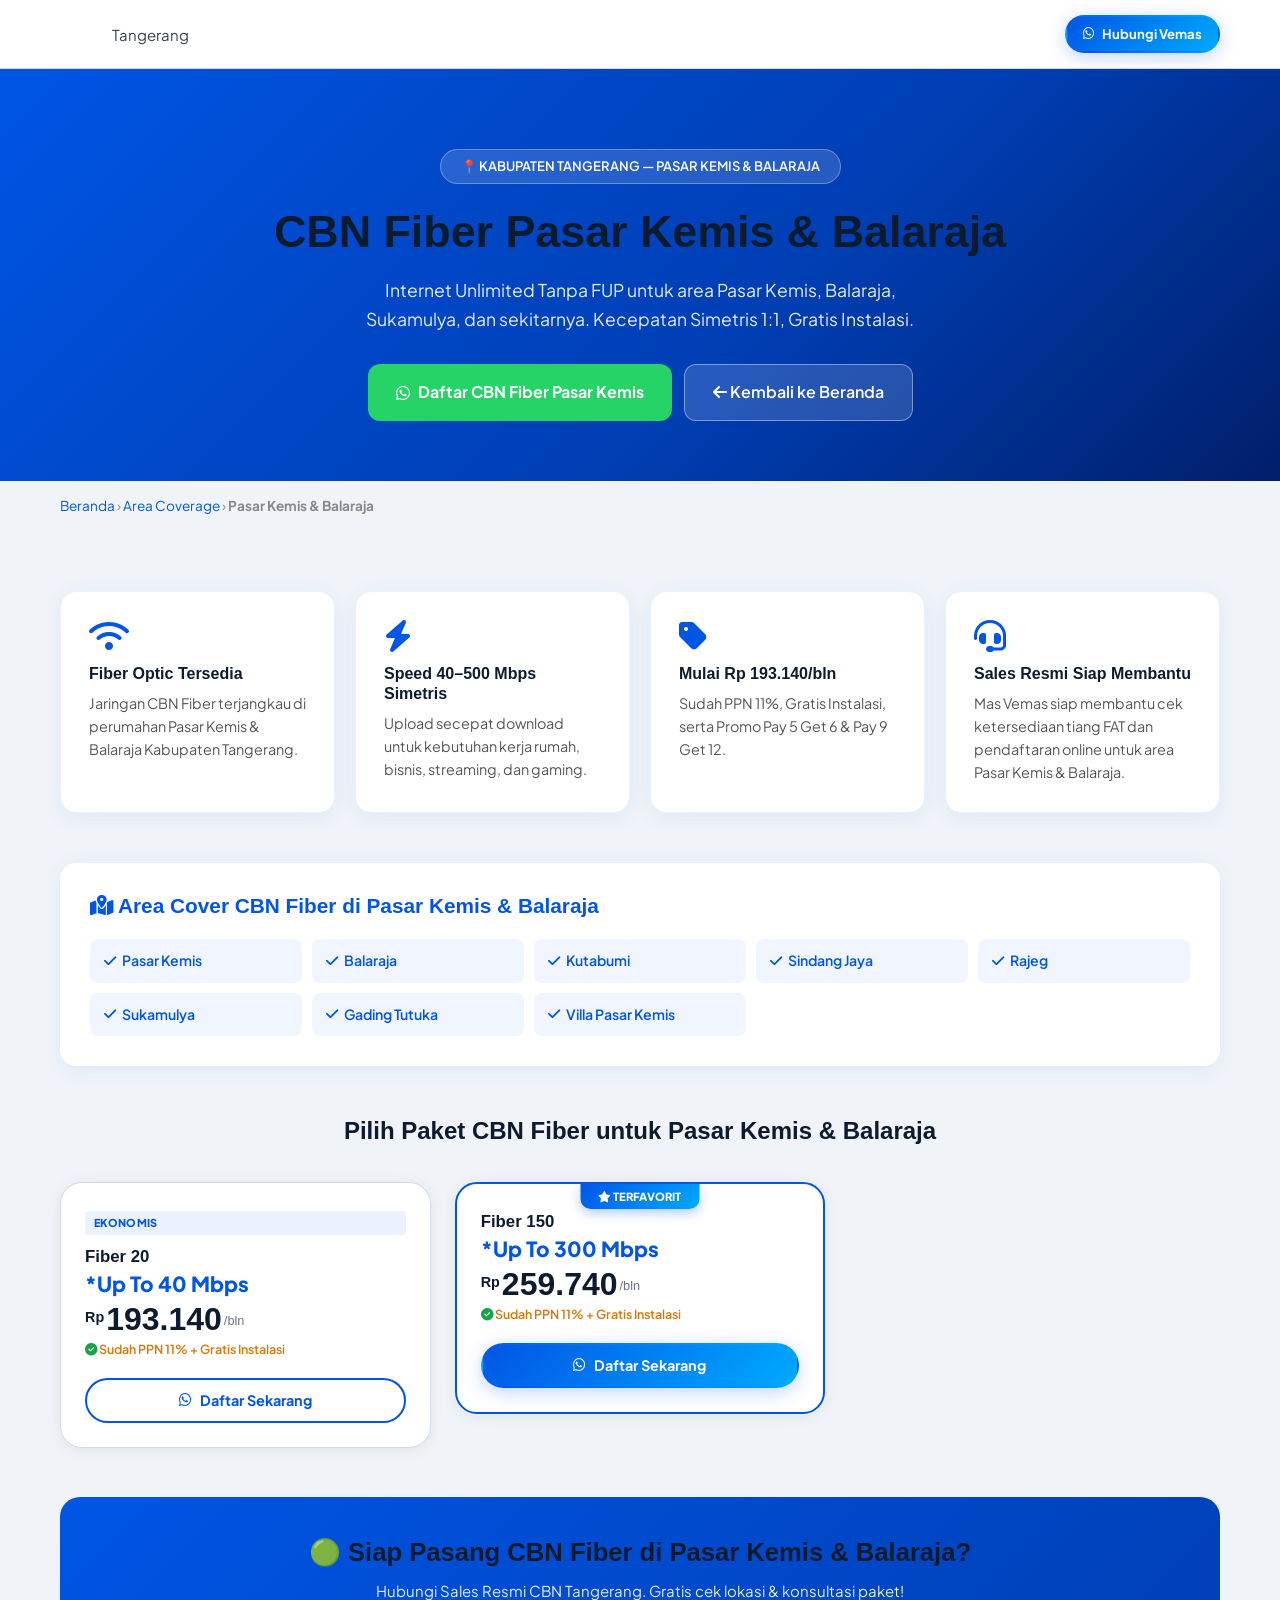
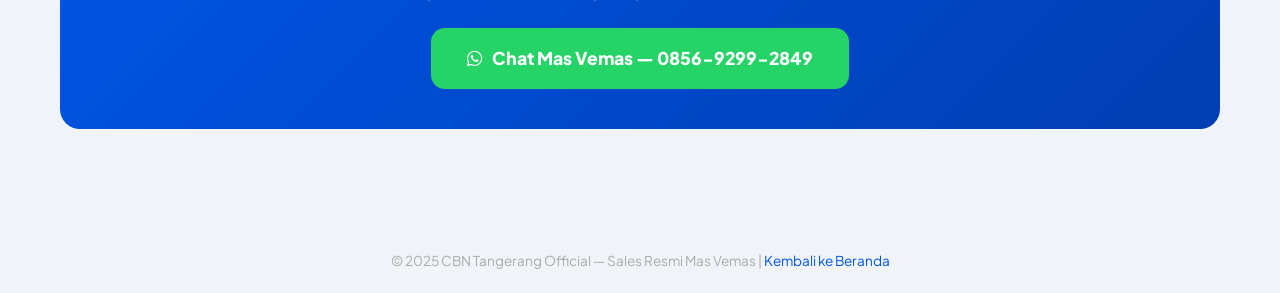
<file: pasarkemis-balaraja.html>
<!DOCTYPE html>
<html lang="id">
<head>
    <meta charset="UTF-8"><meta name="viewport" content="width=device-width, initial-scale=1.0">
    <title>CBN Fiber Pasar Kemis & Balaraja - Internet Unlimited | Sales Vemas 0856-9299-2849</title>
    <meta name="description" content="Pasang Internet CBN Fiber di Pasar Kemis & Balaraja (Kab. Tangerang). Unlimited Tanpa FUP, Speed Simetris 1:1, Gratis Installasi. Mulai Rp 193.140/bln. Hubungi Sales Resmi Vemas: 0856-9299-2849.">
    <meta name="keywords" content="CBN Fiber Pasar Kemis, CBN Fiber Balaraja, Internet Pasar Kemis, WiFi Balaraja, Provider Internet Pasar Kemis, Sales CBN Balaraja, Pasang WiFi Pasar Kemis">
    <meta name="robots" content="index, follow">
    <link rel="canonical" href="https://cbntangerangofficial.com/pasarkemis-balaraja.html">
    <link rel="icon" type="image/svg+xml" href="data:image/svg+xml,<svg xmlns='http://www.w3.org/2000/svg' viewBox='0 0 100 100'><rect width='100' height='100' rx='16' fill='%230055E5'/><text y='68' x='50' text-anchor='middle' font-size='42' font-weight='900' font-family='Arial,sans-serif' fill='white'>CBN</text></svg>">
    <meta name="theme-color" content="#0055E5">
    <meta property="og:title" content="CBN Fiber Pasar Kemis & Balaraja - Internet Unlimited Simetris 1:1">
    <meta property="og:description" content="Promo CBN Fiber Pasar Kemis & Balaraja. Mulai Rp 193.140/bln. Gratis Installasi. Hubungi Vemas: 0856-9299-2849.">
    <meta property="og:url" content="https://cbntangerangofficial.com/pasarkemis-balaraja.html">
    <script type="application/ld+json">{"@context":"https://schema.org","@type":"LocalBusiness","name":"CBN Fiber Pasar Kemis Balaraja - Sales Resmi Vemas","telephone":"+6285692992849","url":"https://cbntangerangofficial.com/pasarkemis-balaraja.html","address":{"@type":"PostalAddress","addressLocality":"Pasar Kemis, Balaraja","addressRegion":"Banten","addressCountry":"ID"},"areaServed":["Pasar Kemis","Balaraja","Kabupaten Tangerang"]}</script>
    <link rel="preconnect" href="https://fonts.googleapis.com">
    <link href="https://fonts.googleapis.com/css2?family=Plus+Jakarta+Sans:wght@400;600;700;800&display=swap" rel="stylesheet">
    <link rel="stylesheet" href="https://cdnjs.cloudflare.com/ajax/libs/font-awesome/6.5.1/css/all.min.css">
    <link rel="stylesheet" href="styles.css">
    <style>
        .area-hero{background:linear-gradient(135deg,#0055E5 0%,#003EB3 60%,#001F6B 100%);padding:80px 0 60px;text-align:center;color:white}
        .area-hero .area-tag{background:rgba(255,255,255,.15);border:1px solid rgba(255,255,255,.3);border-radius:30px;padding:6px 20px;display:inline-block;font-size:13px;font-weight:600;margin-bottom:20px}
        .area-hero h1{font-size:clamp(1.8rem,4vw,2.8rem);font-weight:800;margin-bottom:16px}
        .area-hero p{font-size:1.1rem;opacity:.9;max-width:600px;margin:0 auto 30px}
        .area-hero .cta-group{display:flex;gap:12px;justify-content:center;flex-wrap:wrap}
        .area-hero .btn-wa{background:#25D366;color:white;padding:14px 28px;border-radius:12px;font-weight:700;font-size:1rem;text-decoration:none;display:inline-flex;align-items:center;gap:8px}
        .area-hero .btn-back{background:rgba(255,255,255,.15);color:white;padding:14px 28px;border-radius:12px;font-weight:600;font-size:1rem;text-decoration:none;border:1px solid rgba(255,255,255,.4)}
        .area-content{padding:60px 0}
        .area-info-grid{display:grid;grid-template-columns:repeat(auto-fit,minmax(250px,1fr));gap:20px;margin-bottom:50px}
        .area-info-card{background:white;border-radius:16px;padding:28px;box-shadow:0 4px 20px rgba(0,85,229,.08);border:1px solid #eaf0ff}
        .area-info-card i{font-size:2rem;color:#0055E5;margin-bottom:12px}
        .area-info-card h3{font-size:1rem;font-weight:700;margin-bottom:8px}
        .area-info-card p{font-size:.9rem;color:#555;line-height:1.6}
        .kelurahan-list{background:white;border-radius:16px;padding:30px;box-shadow:0 4px 20px rgba(0,85,229,.08);margin-bottom:50px}
        .kelurahan-list h2{font-size:1.3rem;font-weight:800;margin-bottom:20px;color:#0055E5}
        .kelurahan-grid{display:grid;grid-template-columns:repeat(auto-fill,minmax(180px,1fr));gap:10px}
        .kelurahan-chip{background:#f0f5ff;border-radius:8px;padding:10px 14px;font-size:.88rem;font-weight:600;color:#0055E5;display:flex;align-items:center;gap:6px}
        .cta-footer{background:linear-gradient(135deg,#0055E5,#003EB3);border-radius:20px;padding:40px;text-align:center;color:white}
        .cta-footer h2{font-size:1.6rem;font-weight:800;margin-bottom:10px}
        .cta-footer p{opacity:.9;margin-bottom:24px}
        .cta-footer .btn-wa-big{background:#25D366;color:white;padding:16px 36px;border-radius:14px;font-weight:800;font-size:1.1rem;text-decoration:none;display:inline-flex;align-items:center;gap:10px}
        .breadcrumb{padding:14px 0;font-size:.85rem;color:#888}
        .breadcrumb a{color:#0055E5;text-decoration:none}
    </style>
</head>
<body>
    <nav class="navbar"><div class="container nav-container"><a href="index.html" class="nav-logo"><span class="logo-cbn">CBN</span><span class="logo-tangerang">Tangerang</span></a><a href="https://wa.me/6285692992849?text=Halo%20Mas%20Vemas,%20saya%20dari%20Pasar%20Kemis%20Balaraja%20ingin%20info%20CBN%20Fiber" target="_blank" class="btn btn-primary btn-sm"><i class="fa-brands fa-whatsapp"></i> Hubungi Vemas</a></div></nav>
    <div class="area-hero">
        <div class="container">
            <div class="area-tag">📍 KABUPATEN TANGERANG — PASAR KEMIS & BALARAJA</div>
            <h1>CBN Fiber Pasar Kemis & Balaraja</h1>
            <p>Internet Unlimited Tanpa FUP untuk area Pasar Kemis, Balaraja, Sukamulya, dan sekitarnya. Kecepatan Simetris 1:1, Gratis Instalasi.</p>
            <div class="cta-group">
                <a href="https://wa.me/6285692992849?text=Halo%20Mas%20Vemas%20(Sales%20CBN),%20saya%20tinggal%20di%20Pasar%20Kemis%20Balaraja%20ingin%20daftar%20CBN%20Fiber" target="_blank" class="btn-wa"><i class="fa-brands fa-whatsapp"></i> Daftar CBN Fiber Pasar Kemis</a>
                <a href="index.html" class="btn-back"><i class="fa-solid fa-arrow-left"></i> Kembali ke Beranda</a>
            </div>
        </div>
    </div>
    <div class="container"><div class="breadcrumb"><a href="index.html">Beranda</a> › <a href="index.html#coverage">Area Coverage</a> › <strong>Pasar Kemis & Balaraja</strong></div></div>
    <section class="area-content">
        <div class="container">
            <div class="area-info-grid">
                <div class="area-info-card"><i class="fa-solid fa-wifi"></i><h3>Fiber Optic Tersedia</h3><p>Jaringan CBN Fiber terjangkau di perumahan Pasar Kemis & Balaraja Kabupaten Tangerang.</p></div>
                <div class="area-info-card"><i class="fa-solid fa-bolt"></i><h3>Speed 40–500 Mbps Simetris</h3><p>Upload secepat download untuk kebutuhan kerja rumah, bisnis, streaming, dan gaming.</p></div>
                <div class="area-info-card"><i class="fa-solid fa-tag"></i><h3>Mulai Rp 193.140/bln</h3><p>Sudah PPN 11%, Gratis Instalasi, serta Promo Pay 5 Get 6 & Pay 9 Get 12.</p></div>
                <div class="area-info-card"><i class="fa-solid fa-headset"></i><h3>Sales Resmi Siap Membantu</h3><p>Mas Vemas siap membantu cek ketersediaan tiang FAT dan pendaftaran online untuk area Pasar Kemis & Balaraja.</p></div>
            </div>
            <div class="kelurahan-list">
                <h2><i class="fa-solid fa-map-location-dot"></i> Area Cover CBN Fiber di Pasar Kemis & Balaraja</h2>
                <div class="kelurahan-grid">
                    <div class="kelurahan-chip"><i class="fa-solid fa-check"></i> Pasar Kemis</div>
                    <div class="kelurahan-chip"><i class="fa-solid fa-check"></i> Balaraja</div>
                    <div class="kelurahan-chip"><i class="fa-solid fa-check"></i> Kutabumi</div>
                    <div class="kelurahan-chip"><i class="fa-solid fa-check"></i> Sindang Jaya</div>
                    <div class="kelurahan-chip"><i class="fa-solid fa-check"></i> Rajeg</div>
                    <div class="kelurahan-chip"><i class="fa-solid fa-check"></i> Sukamulya</div>
                    <div class="kelurahan-chip"><i class="fa-solid fa-check"></i> Gading Tutuka</div>
                    <div class="kelurahan-chip"><i class="fa-solid fa-check"></i> Villa Pasar Kemis</div>
                </div>
            </div>
            <h2 style="text-align:center;font-size:1.5rem;font-weight:800;margin-bottom:30px;">Pilih Paket CBN Fiber untuk Pasar Kemis & Balaraja</h2>
            <div class="pricing-grid">
                <div class="price-card" data-category="home"><div class="price-badge">EKONOMIS</div><div class="price-header"><h3>Fiber 20</h3><p class="speed-title">*Up To 40 Mbps</p></div><div class="price-body"><div class="price-tag"><span class="currency">Rp</span><span class="amount">193.140</span><span class="period">/bln</span></div><p class="promo-text"><i class="fa-solid fa-circle-check text-success"></i> Sudah PPN 11% + Gratis Instalasi</p></div><div class="price-footer"><a href="https://wa.me/6285692992849?text=Halo%20Mas%20Vemas,%20saya%20area%20Pasar%20Kemis%20ingin%20Fiber%2020%20(Rp.193.140/bln)" target="_blank" class="btn btn-outline-primary btn-block"><i class="fa-brands fa-whatsapp"></i> Daftar Sekarang</a></div></div>
                <div class="price-card popular-card" data-category="home"><div class="popular-ribbon"><i class="fa-solid fa-star"></i> TERFAVORIT</div><div class="price-header"><h3>Fiber 150</h3><p class="speed-title">*Up To 300 Mbps</p></div><div class="price-body"><div class="price-tag"><span class="currency">Rp</span><span class="amount">259.740</span><span class="period">/bln</span></div><p class="promo-text"><i class="fa-solid fa-circle-check text-success"></i> Sudah PPN 11% + Gratis Instalasi</p></div><div class="price-footer"><a href="https://wa.me/6285692992849?text=Halo%20Mas%20Vemas,%20saya%20area%20Pasar%20Kemis%20ingin%20Fiber%20150%20(Rp.259.740/bln)" target="_blank" class="btn btn-primary btn-block glow-effect"><i class="fa-brands fa-whatsapp"></i> Daftar Sekarang</a></div></div>
            </div>
            <br><br>
            <div class="cta-footer">
                <h2>🟢 Siap Pasang CBN Fiber di Pasar Kemis & Balaraja?</h2>
                <p>Hubungi Sales Resmi CBN Tangerang. Gratis cek lokasi & konsultasi paket!</p>
                <a href="https://wa.me/6285692992849?text=Halo%20Mas%20Vemas,%20saya%20ingin%20pasang%20CBN%20Fiber%20di%20Pasar%20Kemis%20Balaraja" target="_blank" class="btn-wa-big"><i class="fa-brands fa-whatsapp"></i> Chat Mas Vemas — 0856-9299-2849</a>
            </div>
        </div>
    </section>
    <footer class="footer" style="margin-top:40px;"><div class="container footer-bottom" style="text-align:center;padding:20px 0;color:#aaa;font-size:.85rem;"><p>© 2025 CBN Tangerang Official — Sales Resmi Mas Vemas | <a href="index.html" style="color:#0055E5;">Kembali ke Beranda</a></p></div></footer>
</body>
</html>
</file>
<file: styles.css>
/* 
   CBN Tangerang - Clean Light Mode Design System
   100% Solid Mobile Layout (Zero Horizontal Scroll & High Visibility Mobile Menu)
*/

/* ===== CSS VARIABLES ===== */
:root {
    --bg-main:        #F0F4F8;
    --bg-surface:     #FFFFFF;
    --bg-card:        #FFFFFF;
    --bg-alt:         #EBF2FF;

    --primary:        #0055E5;
    --primary-dark:   #003DB3;
    --grad-primary:   linear-gradient(135deg, #0055E5 0%, #00AAFF 100%);
    --grad-safe:      linear-gradient(135deg, #059669 0%, #34D399 100%);
    --grad-pro:       linear-gradient(135deg, #DC2626 0%, #F87171 100%);
    --grad-ent:       linear-gradient(135deg, #0284C7 0%, #38BDF8 100%);
    --grad-addon:     linear-gradient(135deg, #7C3AED 0%, #A78BFA 100%);

    --border:         #D1D9E6;
    --border-focus:   #0055E5;

    --text-h:         #0D1B2E;
    --text-body:      #374151;
    --text-muted:     #6B7280;
    --text-white:     #FFFFFF;

    --green:          #16A34A;
    --orange:         #D97706;
    --wa-green:       #25D366;

    --r-sm:  8px;
    --r-md:  14px;
    --r-lg:  22px;
    --r-xl:  32px;

    --shadow-card: 0 2px 16px rgba(13,27,46,0.07);
    --shadow-hover: 0 8px 32px rgba(0,85,229,0.14);

    --font-head: 'Outfit', sans-serif;
    --font-body: 'Plus Jakarta Sans', sans-serif;
}

/* ===== STRICT RESET FOR ZERO OVERFLOW ===== */
*, *::before, *::after {
    margin: 0;
    padding: 0;
    box-sizing: border-box;
}

html { 
    scroll-behavior: smooth;
    width: 100%;
    max-width: 100%;
    overflow-x: hidden !important;
}

body {
    font-family: var(--font-body);
    background: var(--bg-main);
    color: var(--text-body);
    line-height: 1.65;
    font-size: 15px;
    width: 100%;
    max-width: 100%;
    overflow-x: hidden !important;
    position: relative;
}

h1, h2, h3, h4, h5 {
    font-family: var(--font-head);
    color: var(--text-h);
    line-height: 1.25;
    font-weight: 800;
    overflow-wrap: break-word;
    word-break: break-word;
}

p, span, label, li, a {
    overflow-wrap: break-word;
    word-break: break-word;
}

a { text-decoration: none; color: inherit; transition: color .25s; }
ul { list-style: none; }
img { max-width: 100%; display: block; height: auto; }

/* ===== UTILITIES ===== */
.container {
    width: 100%;
    max-width: 1200px;
    margin: 0 auto;
    padding: 0 20px;
    box-sizing: border-box;
}

.text-center { text-align: center; }
.text-primary { color: var(--primary) !important; }
.text-success  { color: var(--green) !important; }
.text-warning  { color: var(--orange) !important; }
.text-muted    { color: var(--text-muted) !important; }

.gradient-text {
    background: var(--grad-primary);
    -webkit-background-clip: text;
    -webkit-text-fill-color: transparent;
    background-clip: text;
}

/* ===== BUTTONS ===== */
.btn {
    display: inline-flex;
    align-items: center;
    justify-content: center;
    gap: 8px;
    font-family: var(--font-body);
    font-weight: 700;
    font-size: 0.9rem;
    padding: 11px 22px;
    border-radius: 50px;
    border: 2px solid transparent;
    cursor: pointer;
    transition: all .25s ease;
    white-space: nowrap;
    line-height: 1.3;
    max-width: 100%;
}

.btn-lg  { padding: 14px 30px; font-size: 1rem; }
.btn-sm  { padding: 8px 16px; font-size: 0.82rem; }
.btn-block { width: 100%; }

.btn-primary {
    background: var(--grad-primary);
    color: #fff;
    box-shadow: 0 4px 18px rgba(0,85,229,.25);
}
.btn-primary:hover { transform: translateY(-2px); box-shadow: 0 8px 28px rgba(0,85,229,.35); }

.btn-whatsapp {
    background: var(--wa-green);
    color: #fff;
    box-shadow: 0 4px 18px rgba(37,211,102,.25);
}
.btn-whatsapp:hover { background: #1ea952; transform: translateY(-2px); box-shadow: 0 8px 28px rgba(37,211,102,.35); }

.btn-outline-primary {
    background: transparent;
    border-color: var(--primary);
    color: var(--primary);
}
.btn-outline-primary:hover {
    background: var(--grad-primary);
    color: #fff;
    border-color: transparent;
    transform: translateY(-2px);
}

.btn-glass {
    background: rgba(0,85,229,.07);
    border-color: var(--border);
    color: var(--text-h);
}
.btn-glass:hover { background: rgba(0,85,229,.13); transform: translateY(-2px); }

.btn-light {
    background: #fff;
    border-color: rgba(255,255,255,.3);
    color: var(--text-h);
}
.btn-light:hover { background: #f0f4f8; transform: translateY(-2px); }

/* ===== TOP BAR ===== */
.top-bar {
    background: linear-gradient(90deg, #003DB3 0%, #0055E5 50%, #003DB3 100%);
    color: #fff;
    font-size: 0.82rem;
    font-weight: 500;
    padding: 8px 0;
    width: 100%;
    overflow-x: hidden;
}
.top-bar-content {
    display: flex;
    justify-content: space-between;
    align-items: center;
    gap: 12px;
    flex-wrap: wrap;
    width: 100%;
}
.top-wa-btn {
    color: #93C5FD;
    font-weight: 700;
    font-size: 0.82rem;
    display: flex;
    align-items: center;
    gap: 5px;
}
.top-wa-btn:hover { color: #fff; }

/* ===== NAVBAR ===== */
.navbar {
    position: sticky;
    top: 0;
    z-index: 1000;
    background: rgba(255,255,255,.98);
    backdrop-filter: blur(12px);
    border-bottom: 1px solid var(--border);
    padding: 0;
    width: 100%;
}
.nav-container {
    display: flex;
    align-items: center;
    justify-content: space-between;
    height: 68px;
    width: 100%;
    position: relative;
}
.brand-logo {
    display: flex;
    align-items: center;
    gap: 10px;
    flex-shrink: 0;
}
.logo-box {
    display: flex;
    align-items: center;
    background: #000;
    padding: 5px 10px;
    border-radius: 7px;
}
.logo-cbn {
    font-family: var(--font-head);
    font-weight: 900;
    font-size: 1.4rem;
    color: #fff;
    letter-spacing: 1px;
}
.logo-badge {
    background: var(--grad-primary);
    color: #fff;
    font-size: 0.7rem;
    font-weight: 800;
    padding: 2px 6px;
    border-radius: 4px;
    margin-left: 6px;
}
.brand-tag {
    display: flex;
    flex-direction: column;
    border-left: 2px solid var(--border);
    padding-left: 10px;
    line-height: 1.3;
}
.area-text    { font-weight: 800; font-size: 0.85rem; color: var(--primary); }
.official-text { font-size: 0.68rem; color: var(--text-muted); }

.nav-menu {
    display: flex;
    align-items: center;
    gap: 6px;
}
.nav-link {
    font-weight: 600;
    font-size: 0.88rem;
    color: var(--text-muted);
    padding: 6px 12px;
    border-radius: 6px;
    transition: all .2s;
    white-space: nowrap !important;
    word-break: normal !important;
    overflow-wrap: normal !important;
    flex-shrink: 0;
}
.nav-link:hover, .nav-link.active {
    color: var(--primary);
    background: var(--bg-alt);
}

.mobile-only-btn {
    display: none !important;
}

.nav-actions {
    display: flex;
    align-items: center;
    gap: 10px;
    flex-shrink: 0;
}

.mobile-toggle {
    display: none;
}

/* ===== HERO SECTION ===== */
.hero-section {
    padding: 50px 0 70px;
    background: linear-gradient(160deg, #E8F0FE 0%, #F0F4F8 100%);
    width: 100%;
    overflow-x: hidden;
}
.hero-container {
    display: grid;
    grid-template-columns: 1fr 420px;
    gap: 40px;
    align-items: center;
    width: 100%;
}

.badge-hero {
    display: inline-flex;
    align-items: center;
    gap: 7px;
    background: rgba(0,85,229,.1);
    border: 1px solid rgba(0,85,229,.2);
    color: var(--primary);
    font-weight: 700;
    font-size: 0.8rem;
    padding: 5px 14px;
    border-radius: 50px;
    margin-bottom: 18px;
    max-width: 100%;
}
.hero-title {
    font-size: 2.5rem;
    font-weight: 800;
    line-height: 1.2;
    margin-bottom: 16px;
    color: var(--text-h);
}
.hero-subtitle {
    font-size: 1rem;
    color: var(--text-muted);
    margin-bottom: 28px;
    line-height: 1.7;
    max-width: 540px;
}

.hero-highlights {
    display: flex;
    gap: 16px;
    margin-bottom: 30px;
    flex-wrap: wrap;
    width: 100%;
}
.highlight-item {
    display: flex;
    align-items: center;
    gap: 8px;
    background: #fff;
    padding: 10px 14px;
    border-radius: var(--r-sm);
    border: 1px solid var(--border);
    flex: 1;
    min-width: 140px;
    max-width: 100%;
}
.highlight-item i { font-size: 1.3rem; color: var(--primary); flex-shrink: 0; }
.highlight-item strong { display: block; font-size: 0.82rem; color: var(--text-h); line-height: 1.3; }
.highlight-item small  { font-size: 0.72rem; color: var(--text-muted); }

.hero-cta-group {
    display: flex;
    gap: 12px;
    margin-bottom: 28px;
    flex-wrap: wrap;
    width: 100%;
}
.hero-social-proof {
    display: flex;
    align-items: center;
    gap: 12px;
    flex-wrap: wrap;
}
.avatars { display: flex; }
.avatars img {
    width: 36px; height: 36px;
    border-radius: 50%;
    border: 2px solid #fff;
    margin-left: -8px;
    object-fit: cover;
}
.avatars img:first-child { margin-left: 0; }
.proof-text { font-size: 0.82rem; color: var(--text-body); }
.stars { color: var(--orange); font-size: 0.8rem; margin-bottom: 2px; }

/* Hero Form Card */
.quick-form-card {
    background: #fff;
    border: 1px solid var(--border);
    border-radius: var(--r-lg);
    box-shadow: var(--shadow-card);
    padding: 28px;
    position: relative;
    overflow: hidden;
    width: 100%;
}
.quick-form-card::before {
    content: '';
    position: absolute;
    top: 0; left: 0; right: 0;
    height: 4px;
    background: var(--grad-primary);
}
.form-card-header { margin-bottom: 20px; }
.form-card-header h3 {
    font-size: 1.1rem;
    margin-bottom: 4px;
    display: flex;
    align-items: center;
    gap: 8px;
}
.form-card-header p { font-size: 0.82rem; color: var(--text-muted); line-height: 1.5; }

.form-group { margin-bottom: 14px; width: 100%; }
.form-group label {
    display: block;
    font-size: 0.8rem;
    font-weight: 700;
    margin-bottom: 5px;
    color: var(--text-h);
}
.input-icon-box { position: relative; width: 100%; }
.input-icon-box i {
    position: absolute;
    left: 12px;
    top: 50%;
    transform: translateY(-50%);
    color: var(--text-muted);
    font-size: 0.85rem;
    pointer-events: none;
}
.input-icon-box input,
.input-icon-box select,
.form-group input,
.form-group select,
.form-group textarea {
    width: 100%;
    max-width: 100%;
    padding: 10px 12px 10px 36px;
    background: var(--bg-main);
    border: 1.5px solid var(--border);
    border-radius: var(--r-sm);
    color: var(--text-h);
    font-family: var(--font-body);
    font-size: 0.88rem;
    outline: none;
    transition: border .2s, box-shadow .2s;
    line-height: 1.4;
}
.form-group textarea {
    padding: 10px 12px;
    resize: vertical;
    min-height: 80px;
}
.input-icon-box input:focus,
.input-icon-box select:focus,
.form-group textarea:focus {
    border-color: var(--primary);
    box-shadow: 0 0 0 3px rgba(0,85,229,.12);
}
.form-note {
    display: block;
    text-align: center;
    color: var(--text-muted);
    font-size: 0.72rem;
    margin-top: 10px;
}

/* ===== STATS BAR ===== */
.stats-bar {
    background: #fff;
    border-top: 1px solid var(--border);
    border-bottom: 1px solid var(--border);
    padding: 24px 0;
    width: 100%;
    overflow-x: hidden;
}
.stats-container {
    display: flex;
    justify-content: space-around;
    align-items: center;
    flex-wrap: wrap;
    gap: 16px;
    width: 100%;
}
.stat-box { text-align: center; padding: 0 12px; }
.stat-number {
    display: block;
    font-family: var(--font-head);
    font-size: 2rem;
    font-weight: 800;
    color: var(--primary);
    line-height: 1.1;
}
.stat-label { font-size: 0.8rem; color: var(--text-muted); font-weight: 600; margin-top: 2px; }
.stat-divider { width: 1px; height: 36px; background: var(--border); flex-shrink: 0; }

/* ===== SECTIONS ===== */
.section { padding: 60px 0; width: 100%; overflow-x: hidden; }
.section-header { margin-bottom: 36px; }
.section-subtitle {
    display: inline-block;
    color: var(--primary);
    font-weight: 800;
    font-size: 0.75rem;
    letter-spacing: 1.5px;
    text-transform: uppercase;
    margin-bottom: 8px;
}
.section-title { font-size: 1.9rem; font-weight: 800; margin-bottom: 10px; }
.section-desc {
    color: var(--text-muted);
    font-size: 0.95rem;
    max-width: 580px;
    margin: 0 auto;
    line-height: 1.7;
}

/* ===== FEATURES GRID ===== */
.features-grid {
    display: grid;
    grid-template-columns: repeat(3, 1fr);
    gap: 20px;
    width: 100%;
}
.feature-card {
    background: #fff;
    border: 1px solid var(--border);
    padding: 28px 24px;
    border-radius: var(--r-md);
    box-shadow: var(--shadow-card);
    transition: all .25s ease;
}
.feature-card:hover {
    transform: translateY(-4px);
    border-color: var(--primary);
    box-shadow: var(--shadow-hover);
}
.feature-icon {
    width: 50px;
    height: 50px;
    border-radius: var(--r-sm);
    background: var(--bg-alt);
    color: var(--primary);
    display: flex;
    align-items: center;
    justify-content: center;
    font-size: 1.4rem;
    margin-bottom: 16px;
}
.feature-card h3 {
    font-size: 1rem;
    font-weight: 700;
    margin-bottom: 8px;
    color: var(--text-h);
}
.feature-card p {
    color: var(--text-muted);
    font-size: 0.87rem;
    line-height: 1.6;
}

/* ===== PRODUCT TABS ===== */
.product-tabs {
    display: flex;
    justify-content: center;
    flex-wrap: wrap;
    gap: 8px;
    margin-top: 24px;
    width: 100%;
}
.tab-btn {
    background: #fff;
    border: 1.5px solid var(--border);
    color: var(--text-muted);
    padding: 8px 18px;
    border-radius: 50px;
    cursor: pointer;
    font-family: var(--font-body);
    font-weight: 700;
    font-size: 0.82rem;
    transition: all .2s;
    line-height: 1.3;
}
.tab-btn.active, .tab-btn:hover {
    background: var(--grad-primary);
    color: #fff;
    border-color: transparent;
    box-shadow: 0 4px 14px rgba(0,85,229,.2);
}

/* ===== PRICING GRID ===== */
.pricing-grid {
    display: grid;
    grid-template-columns: repeat(3, 1fr);
    gap: 24px;
    margin-top: 36px;
    align-items: start;
    width: 100%;
}
.price-card {
    background: #fff;
    border: 1.5px solid var(--border);
    border-radius: var(--r-lg);
    padding: 28px 24px 24px;
    position: relative;
    display: flex;
    flex-direction: column;
    box-shadow: var(--shadow-card);
    transition: all .25s ease;
    overflow: hidden;
}
.price-card:hover {
    transform: translateY(-6px);
    border-color: var(--primary);
    box-shadow: var(--shadow-hover);
}
.popular-card {
    border: 2px solid var(--primary);
}
.popular-ribbon {
    position: absolute;
    top: -1px;
    left: 50%;
    transform: translateX(-50%);
    background: var(--grad-primary);
    color: #fff;
    font-size: 0.7rem;
    font-weight: 800;
    padding: 4px 18px;
    border-radius: 0 0 10px 10px;
    white-space: nowrap;
    box-shadow: 0 4px 12px rgba(0,85,229,.3);
}

.price-badge {
    display: inline-block;
    font-size: 0.68rem;
    font-weight: 800;
    background: var(--bg-alt);
    color: var(--primary);
    padding: 3px 9px;
    border-radius: 4px;
    margin-bottom: 12px;
    letter-spacing: 0.3px;
}
.bg-safe   { background: #DCFCE7; color: #166534; }
.bg-pro    { background: #FEE2E2; color: #991B1B; }
.bg-enterprise { background: #DBEAFE; color: #1E40AF; }
.bg-addon  { background: #EDE9FE; color: #5B21B6; }

.price-header { margin-bottom: 6px; }
.price-header h3 {
    font-size: 1.05rem;
    font-weight: 800;
    margin-bottom: 4px;
    color: var(--text-h);
}
.speed-title {
    font-size: 1.3rem;
    font-weight: 800;
    color: var(--primary);
    line-height: 1.2;
}
.speed-meta {
    font-size: 0.76rem;
    color: var(--text-muted);
    margin-bottom: 16px;
    margin-top: 2px;
    line-height: 1.4;
}

.price-body { flex-grow: 1; }
.plan-features { margin-bottom: 20px; }
.plan-features li {
    font-size: 0.85rem;
    margin-bottom: 8px;
    display: flex;
    align-items: flex-start;
    gap: 8px;
    color: var(--text-body);
    line-height: 1.4;
}
.plan-features li i { flex-shrink: 0; margin-top: 2px; font-size: 0.85rem; }

.price-tag {
    font-family: var(--font-head);
    margin-bottom: 6px;
    display: flex;
    align-items: flex-end;
    gap: 2px;
    flex-wrap: wrap;
}
.price-tag .currency {
    font-size: 0.9rem;
    font-weight: 700;
    color: var(--text-h);
    margin-bottom: 5px;
}
.price-tag .amount {
    font-size: 2rem;
    font-weight: 800;
    color: var(--text-h);
    line-height: 1;
}
.price-tag .period {
    font-size: 0.8rem;
    color: var(--text-muted);
    margin-bottom: 4px;
}
.promo-text {
    font-size: 0.78rem;
    color: var(--orange);
    font-weight: 600;
    margin-bottom: 16px;
    line-height: 1.4;
}
.price-footer { margin-top: auto; padding-top: 4px; }

/* ===== CALCULATOR ===== */
.calc-box {
    padding: 44px 48px;
    width: 100%;
}
.calc-header { margin-bottom: 32px; }
.calc-header h2 { font-size: 1.6rem; margin-bottom: 8px; }
.calc-header p  { color: var(--text-muted); font-size: 0.9rem; }
.calc-grid {
    display: grid;
    grid-template-columns: 1fr 1fr;
    gap: 40px;
    align-items: center;
    width: 100%;
}
.calc-control-group { margin-bottom: 28px; }
.calc-control-group label {
    display: block;
    font-weight: 700;
    font-size: 0.88rem;
    margin-bottom: 10px;
    color: var(--text-h);
    line-height: 1.5;
}
.devices-value {
    font-size: 1.4rem;
    font-weight: 800;
    color: var(--primary);
    margin-bottom: 8px;
}
input[type=range] {
    width: 100%;
    height: 6px;
    background: var(--border);
    border-radius: 5px;
    outline: none;
    accent-color: var(--primary);
    cursor: pointer;
}
.range-labels {
    display: flex;
    justify-content: space-between;
    font-size: 0.72rem;
    color: var(--text-muted);
    margin-top: 5px;
}
.activity-selector {
    display: grid;
    grid-template-columns: 1fr 1fr;
    gap: 8px;
    width: 100%;
}
.activity-chip {
    background: var(--bg-main);
    border: 1.5px solid var(--border);
    padding: 10px 12px;
    border-radius: var(--r-sm);
    cursor: pointer;
    font-size: 0.82rem;
    font-weight: 600;
    display: flex;
    align-items: center;
    gap: 7px;
    color: var(--text-body);
    transition: all .2s;
    line-height: 1.3;
}
.activity-chip.active,
.activity-chip:hover {
    border-color: var(--primary);
    background: var(--bg-alt);
    color: var(--primary);
}

.calc-result-box {
    background: var(--bg-alt);
    border: 2px dashed var(--primary);
    border-radius: var(--r-md);
    padding: 32px 28px;
    text-align: center;
    width: 100%;
}
.recommend-badge {
    background: var(--grad-primary);
    color: #fff;
    font-size: 0.72rem;
    font-weight: 800;
    padding: 3px 12px;
    border-radius: 50px;
    display: inline-block;
    margin-bottom: 12px;
    letter-spacing: 0.5px;
}
#recPackageName { font-size: 1.4rem; margin-bottom: 4px; }
.rec-speed  { color: var(--primary); font-weight: 700; font-size: 0.88rem; margin-bottom: 6px; }
.rec-price  { font-size: 1.3rem; font-weight: 800; margin-bottom: 10px; color: var(--text-h); }
.rec-desc   { font-size: 0.85rem; color: var(--text-muted); margin-bottom: 20px; line-height: 1.6; }

/* ===== COVERAGE SECTION ===== */
.coverage-wrapper { padding: 44px; width: 100%; }
.row { display: flex; flex-wrap: wrap; margin: 0; width: 100%; }
.col-lg-6 { flex: 0 0 50%; max-width: 50%; padding: 0 14px; }
.col-6    { flex: 0 0 50%; max-width: 50%; }
.form-row { display: flex; gap: 12px; width: 100%; }

.area-badges-grid {
    display: grid;
    grid-template-columns: 1fr 1fr;
    gap: 10px;
    margin: 20px 0;
    width: 100%;
}
.area-badge {
    background: var(--bg-main);
    border: 1px solid var(--border);
    padding: 9px 12px;
    border-radius: var(--r-sm);
    font-size: 0.8rem;
    font-weight: 600;
    display: flex;
    align-items: center;
    gap: 7px;
    color: var(--text-body);
    line-height: 1.35;
}
.coverage-alert {
    background: var(--bg-alt);
    border-left: 4px solid var(--primary);
    padding: 12px 14px;
    border-radius: 0 var(--r-sm) var(--r-sm) 0;
    font-size: 0.83rem;
    display: flex;
    gap: 10px;
    align-items: flex-start;
    color: var(--text-body);
    line-height: 1.55;
    width: 100%;
}
.form-box {
    background: #fff;
    border: 1px solid var(--border);
    padding: 28px 24px;
    border-radius: var(--r-md);
    box-shadow: var(--shadow-card);
    width: 100%;
}
.form-box h3 { font-size: 1.1rem; margin-bottom: 6px; }
.form-box p  { font-size: 0.84rem; color: var(--text-muted); margin-bottom: 18px; line-height: 1.55; }

/* ===== ENTERPRISE SECTION ===== */
.enterprise-banner {
    background: linear-gradient(135deg, #003DB3 0%, #0055E5 100%);
    color: #fff;
    border-radius: var(--r-lg);
    padding: 56px 52px;
    box-shadow: 0 16px 40px rgba(0,85,229,.22);
    width: 100%;
}
.badge-enterprise {
    display: inline-flex;
    align-items: center;
    gap: 6px;
    background: rgba(255,255,255,.2);
    color: #fff;
    font-size: 0.75rem;
    font-weight: 800;
    padding: 5px 14px;
    border-radius: 50px;
    margin-bottom: 16px;
    letter-spacing: 0.5px;
}
.enterprise-content h2 {
    font-size: 1.85rem;
    color: #fff;
    margin-bottom: 14px;
    line-height: 1.25;
}
.enterprise-content p {
    color: rgba(255,255,255,.88);
    font-size: 0.92rem;
    max-width: 680px;
    margin-bottom: 28px;
    line-height: 1.65;
}
.enterprise-services-grid {
    display: flex;
    gap: 32px;
    margin-bottom: 32px;
    flex-wrap: wrap;
    width: 100%;
}
.ent-item {
    display: flex;
    align-items: center;
    gap: 12px;
}
.ent-item i { font-size: 1.6rem; color: #93C5FD; flex-shrink: 0; }
.ent-item strong { display: block; font-size: 0.92rem; color: #fff; }
.ent-item small  { color: rgba(255,255,255,.75); font-size: 0.78rem; }

/* ===== FAQ SECTION ===== */
.faq-accordion-wrapper {
    max-width: 820px;
    margin: 0 auto;
    width: 100%;
}
.faq-item {
    background: #fff;
    border: 1.5px solid var(--border);
    border-radius: var(--r-md);
    margin-bottom: 12px;
    overflow: hidden;
    box-shadow: var(--shadow-card);
    transition: border-color .2s;
    width: 100%;
}
.faq-item.active { border-color: var(--primary); }
.faq-question {
    width: 100%;
    background: transparent;
    border: none;
    padding: 18px 22px;
    color: var(--text-h);
    font-family: var(--font-body);
    font-weight: 700;
    font-size: 0.92rem;
    text-align: left;
    display: flex;
    align-items: center;
    justify-content: space-between;
    cursor: pointer;
    gap: 12px;
    line-height: 1.45;
}
.faq-question span {
    display: flex;
    align-items: flex-start;
    gap: 10px;
}
.faq-question span i { flex-shrink: 0; margin-top: 2px; }
.faq-icon { transition: transform .3s; color: var(--primary); flex-shrink: 0; font-size: 0.85rem; }
.faq-answer {
    max-height: 0;
    overflow: hidden;
    transition: max-height .4s ease, padding .3s;
    background: var(--bg-main);
    color: var(--text-muted);
    font-size: 0.9rem;
    line-height: 1.7;
    padding: 0 22px;
}
.faq-item.active .faq-answer { max-height: 400px; padding: 14px 22px 22px; }
.faq-item.active .faq-icon   { transform: rotate(180deg); }

/* ===== TESTIMONIALS ===== */
.bg-light { background: #f8f9fb; }
.testi-grid {
    display: grid;
    grid-template-columns: repeat(3, 1fr);
    gap: 22px;
    width: 100%;
}
.testi-card {
    background: #fff;
    border: 1px solid var(--border);
    padding: 26px 24px;
    border-radius: var(--r-md);
    box-shadow: var(--shadow-card);
}
.testi-card .stars { color: var(--orange); font-size: 0.85rem; }
.testi-card p {
    font-style: italic;
    font-size: 0.88rem;
    margin: 12px 0 16px;
    color: var(--text-body);
    line-height: 1.65;
}
.user-info strong { display: block; font-size: 0.9rem; color: var(--text-h); }
.user-info small  { color: var(--text-muted); font-size: 0.78rem; }

/* ===== FINAL CTA ===== */
.final-cta-section {
    padding: 80px 0;
    background: linear-gradient(180deg, #EBF2FF 0%, #F0F4F8 100%);
    width: 100%;
    overflow-x: hidden;
}
.cta-title    { font-size: 2rem; font-weight: 800; margin-bottom: 12px; }
.cta-subtitle { color: var(--text-muted); font-size: 0.95rem; max-width: 560px; margin: 0 auto 28px; line-height: 1.65; }
.cta-buttons  { display: flex; justify-content: center; gap: 14px; flex-wrap: wrap; }

/* ===== FOOTER ===== */
.site-footer {
    background: #0C1A2E;
    color: #94A3B8;
    border-top: 1px solid rgba(255,255,255,.07);
    padding: 56px 0 28px;
    font-size: 0.85rem;
    width: 100%;
    overflow-x: hidden;
}
.footer-grid {
    display: grid;
    grid-template-columns: 1.5fr 1fr 1fr 1.2fr;
    gap: 36px;
    margin-bottom: 36px;
    width: 100%;
}
.footer-col h4 { font-size: 0.95rem; color: #fff; margin-bottom: 14px; }
.footer-col p  { color: #94A3B8; line-height: 1.65; font-size: 0.83rem; margin-bottom: 6px; }
.footer-col ul li { margin-bottom: 9px; }
.footer-col ul li a { color: #94A3B8; font-size: 0.83rem; }
.footer-col ul li a:hover { color: #60A5FA; }
.footer-bottom {
    border-top: 1px solid rgba(255,255,255,.07);
    padding-top: 22px;
    text-align: center;
    color: #64748B;
    font-size: 0.78rem;
}

/* ===== FLOATING WA ===== */
.floating-wa-container {
    position: fixed;
    bottom: 20px;
    right: 20px;
    z-index: 9999;
}
.floating-wa-btn {
    width: 52px; height: 52px;
    border-radius: 50%;
    background: var(--wa-green);
    color: #fff;
    display: flex;
    align-items: center;
    justify-content: center;
    font-size: 1.7rem;
    box-shadow: 0 8px 24px rgba(37,211,102,.45);
    transition: all .3s;
    position: relative;
}
.wa-tooltip { display: none; }

/* =============================================
   MOBILE RESPONSIVE BREAKPOINTS (IRONCLAD FIX)
   ============================================= */
@media (max-width: 1024px) {
    .features-grid { grid-template-columns: repeat(2, 1fr); }
    .pricing-grid  { grid-template-columns: repeat(2, 1fr); }
    .testi-grid    { grid-template-columns: repeat(2, 1fr); }
    .footer-grid   { grid-template-columns: 1fr 1fr; }
    .calc-grid     { grid-template-columns: 1fr; }
    .hero-container { grid-template-columns: 1fr; gap: 36px; }
}

@media (max-width: 768px) {
    .container { 
        padding: 0 14px !important; 
        width: 100% !important;
        max-width: 100% !important;
        box-sizing: border-box !important;
    }
    
    /* Top Bar Mobile */
    .top-bar-content { 
        flex-direction: column; 
        text-align: center; 
        gap: 4px; 
        font-size: 0.74rem; 
    }
    
    /* Navbar Mobile Header */
    .nav-container { 
        height: 60px;
        padding: 0 14px;
        justify-content: space-between;
    }
    .brand-logo { gap: 6px; }
    .logo-box { padding: 4px 8px; }
    .logo-cbn { font-size: 1.15rem; }
    .brand-tag { padding-left: 6px; }
    .area-text { font-size: 0.72rem; }
    .official-text { font-size: 0.58rem; }

    /* HIDE desktop navbar CTA buttons completely on mobile */
    .nav-actions .btn, 
    .nav-actions .btn-outline-primary, 
    .nav-actions .btn-whatsapp, 
    .hide-mobile { 
        display: none !important; 
    }
    
    /* Bright, Bold, Always Visible Mobile Hamburger Button */
    .mobile-toggle { 
        display: flex !important; 
        align-items: center;
        justify-content: center;
        background: #0055E5 !important;
        color: #FFFFFF !important;
        width: 40px !important;
        height: 40px !important;
        border-radius: 9px !important;
        font-size: 1.25rem !important;
        cursor: pointer !important;
        border: none !important;
        flex-shrink: 0 !important;
        margin-left: auto !important;
        box-shadow: 0 4px 12px rgba(0, 85, 229, 0.3) !important;
    }

    /* Mobile Drawer Menu */
    .nav-menu {
        position: fixed;
        top: 60px; 
        left: 0;
        right: 0;
        width: 100vw; 
        height: calc(100vh - 60px);
        background: #FFFFFF;
        flex-direction: column;
        justify-content: flex-start;
        align-items: center;
        padding: 24px 16px;
        gap: 10px;
        transform: translateX(-100%);
        transition: transform .3s ease;
        z-index: 999;
        border-top: 1px solid var(--border);
        overflow-y: auto;
        box-shadow: var(--shadow-card);
    }
    .nav-menu.active { transform: translateX(0); }
    .nav-link { 
        font-size: 1.05rem; 
        padding: 12px 20px; 
        width: 100%; 
        text-align: center;
        border-bottom: 1px solid #F0F4F8;
    }

    .mobile-only-btn {
        display: flex !important;
        margin-top: 12px;
        width: 100% !important;
    }

    /* Hero Section Mobile */
    .hero-section { padding: 28px 0 44px; }
    .hero-title { 
        font-size: 1.65rem !important; 
        line-height: 1.28 !important;
        margin-bottom: 14px;
    }
    .hero-subtitle { 
        font-size: 0.88rem !important; 
        line-height: 1.55;
        margin-bottom: 20px;
    }
    .badge-hero {
        font-size: 0.72rem;
        padding: 4px 12px;
        white-space: normal;
        text-align: center;
    }
    .hero-highlights { 
        flex-direction: column; 
        gap: 8px;
    }
    .highlight-item { 
        width: 100%; 
        min-width: 100%; 
        padding: 8px 12px;
    }
    .hero-cta-group { 
        flex-direction: column; 
        width: 100%; 
        gap: 10px;
    }
    .hero-cta-group .btn { 
        width: 100% !important; 
        padding: 12px 20px;
        font-size: 0.9rem;
    }
    .quick-form-card { padding: 20px 14px; }

    /* Stats Bar Mobile Grid 2x2 */
    .stats-bar { padding: 18px 0; }
    .stats-container { 
        display: grid; 
        grid-template-columns: 1fr 1fr; 
        gap: 16px 8px; 
    }
    .stat-divider { display: none; }
    .stat-number { font-size: 1.6rem; }
    .stat-label { font-size: 0.75rem; }

    /* Layout Grids Mobile */
    .features-grid { grid-template-columns: 1fr; gap: 14px; }
    .pricing-grid  { grid-template-columns: 1fr; gap: 18px; }
    .testi-grid    { grid-template-columns: 1fr; gap: 14px; }
    .footer-grid   { grid-template-columns: 1fr; gap: 20px; }

    .row { margin: 0; width: 100%; }
    .col-lg-6 { flex: 0 0 100%; max-width: 100%; padding: 0; margin-bottom: 20px; }
    .form-row  { flex-direction: column; gap: 10px; }
    .col-6    { flex: 0 0 100%; max-width: 100%; }
    .area-badges-grid { grid-template-columns: 1fr; gap: 8px; }

    .form-box { padding: 20px 14px; width: 100%; }
    .form-group input, 
    .form-group select, 
    .form-group textarea,
    .input-icon-box input,
    .input-icon-box select { 
        font-size: 0.85rem !important; 
        padding: 9px 12px 9px 36px;
    }
    .btn-block {
        white-space: normal !important;
        text-align: center;
        padding: 12px 14px;
    }

    .calc-box { padding: 20px 14px; }
    .activity-selector { grid-template-columns: 1fr 1fr; gap: 6px; }
    .activity-chip { padding: 8px 10px; font-size: 0.75rem; }

    .enterprise-banner { padding: 24px 16px; }
    .enterprise-services-grid { flex-direction: column; gap: 12px; }
    .enterprise-content h2 { font-size: 1.3rem; }

    .section { padding: 40px 0; }
    .section-title { font-size: 1.4rem; }
    .section-desc { font-size: 0.88rem; }

    .floating-wa-container {
        bottom: 16px;
        right: 16px;
    }
    .floating-wa-btn {
        width: 48px;
        height: 48px;
        font-size: 1.5rem;
    }
    
    .cta-title { font-size: 1.4rem; }
    .cta-buttons { flex-direction: column; align-items: stretch; width: 100%; gap: 10px; }
    .cta-buttons .btn { width: 100%; }
}
</file>
